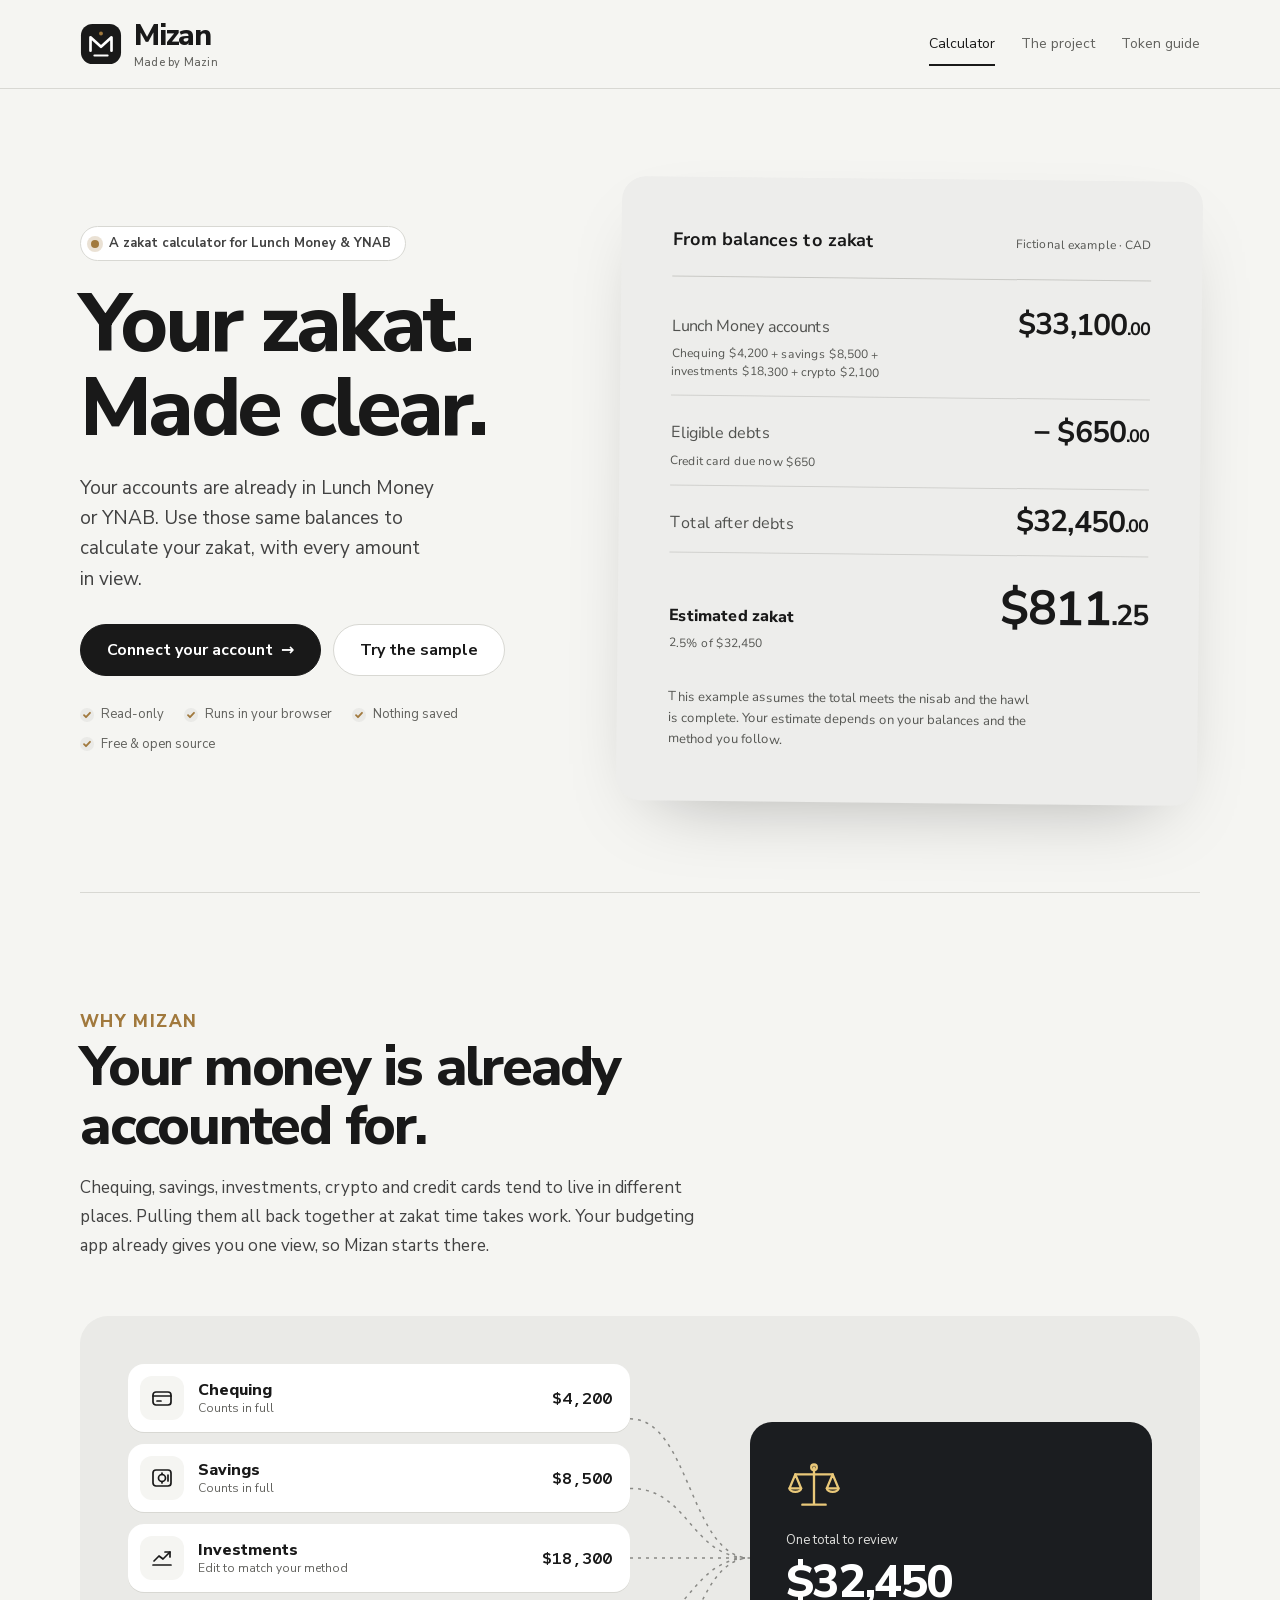
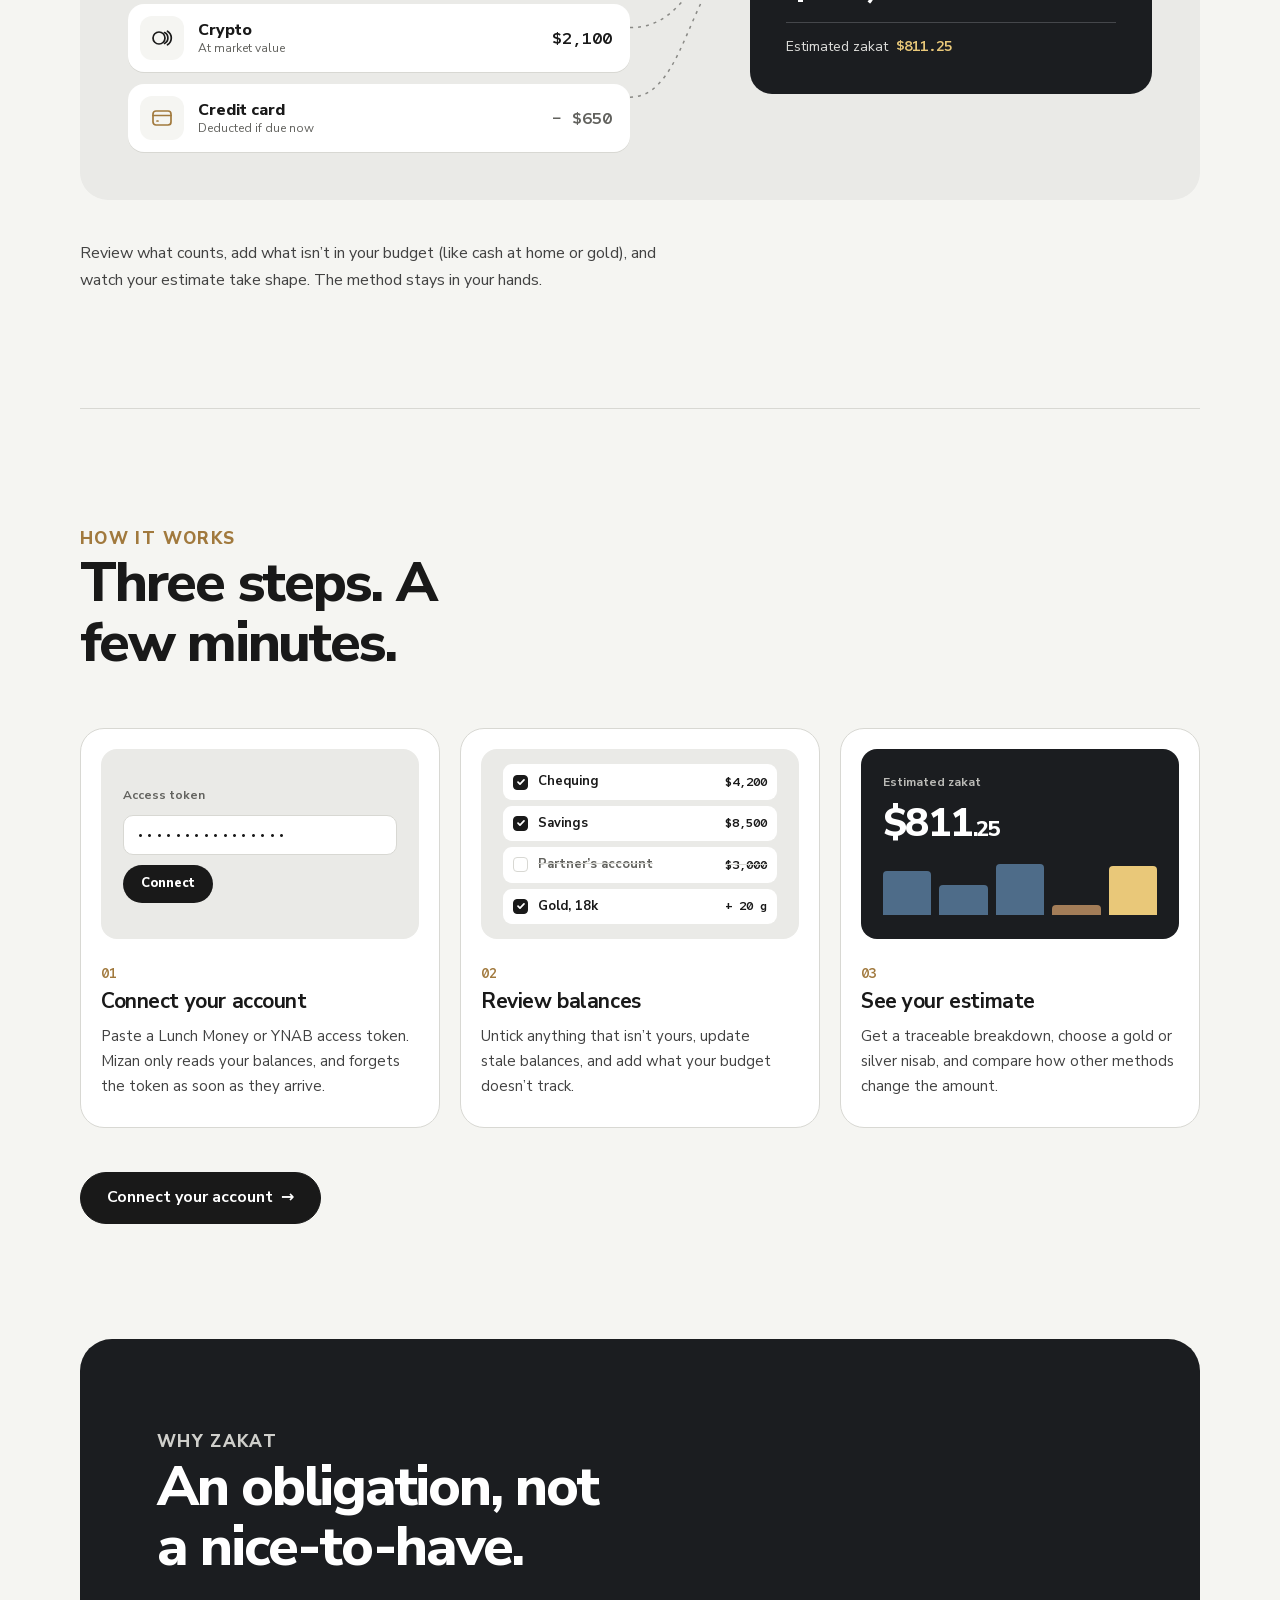
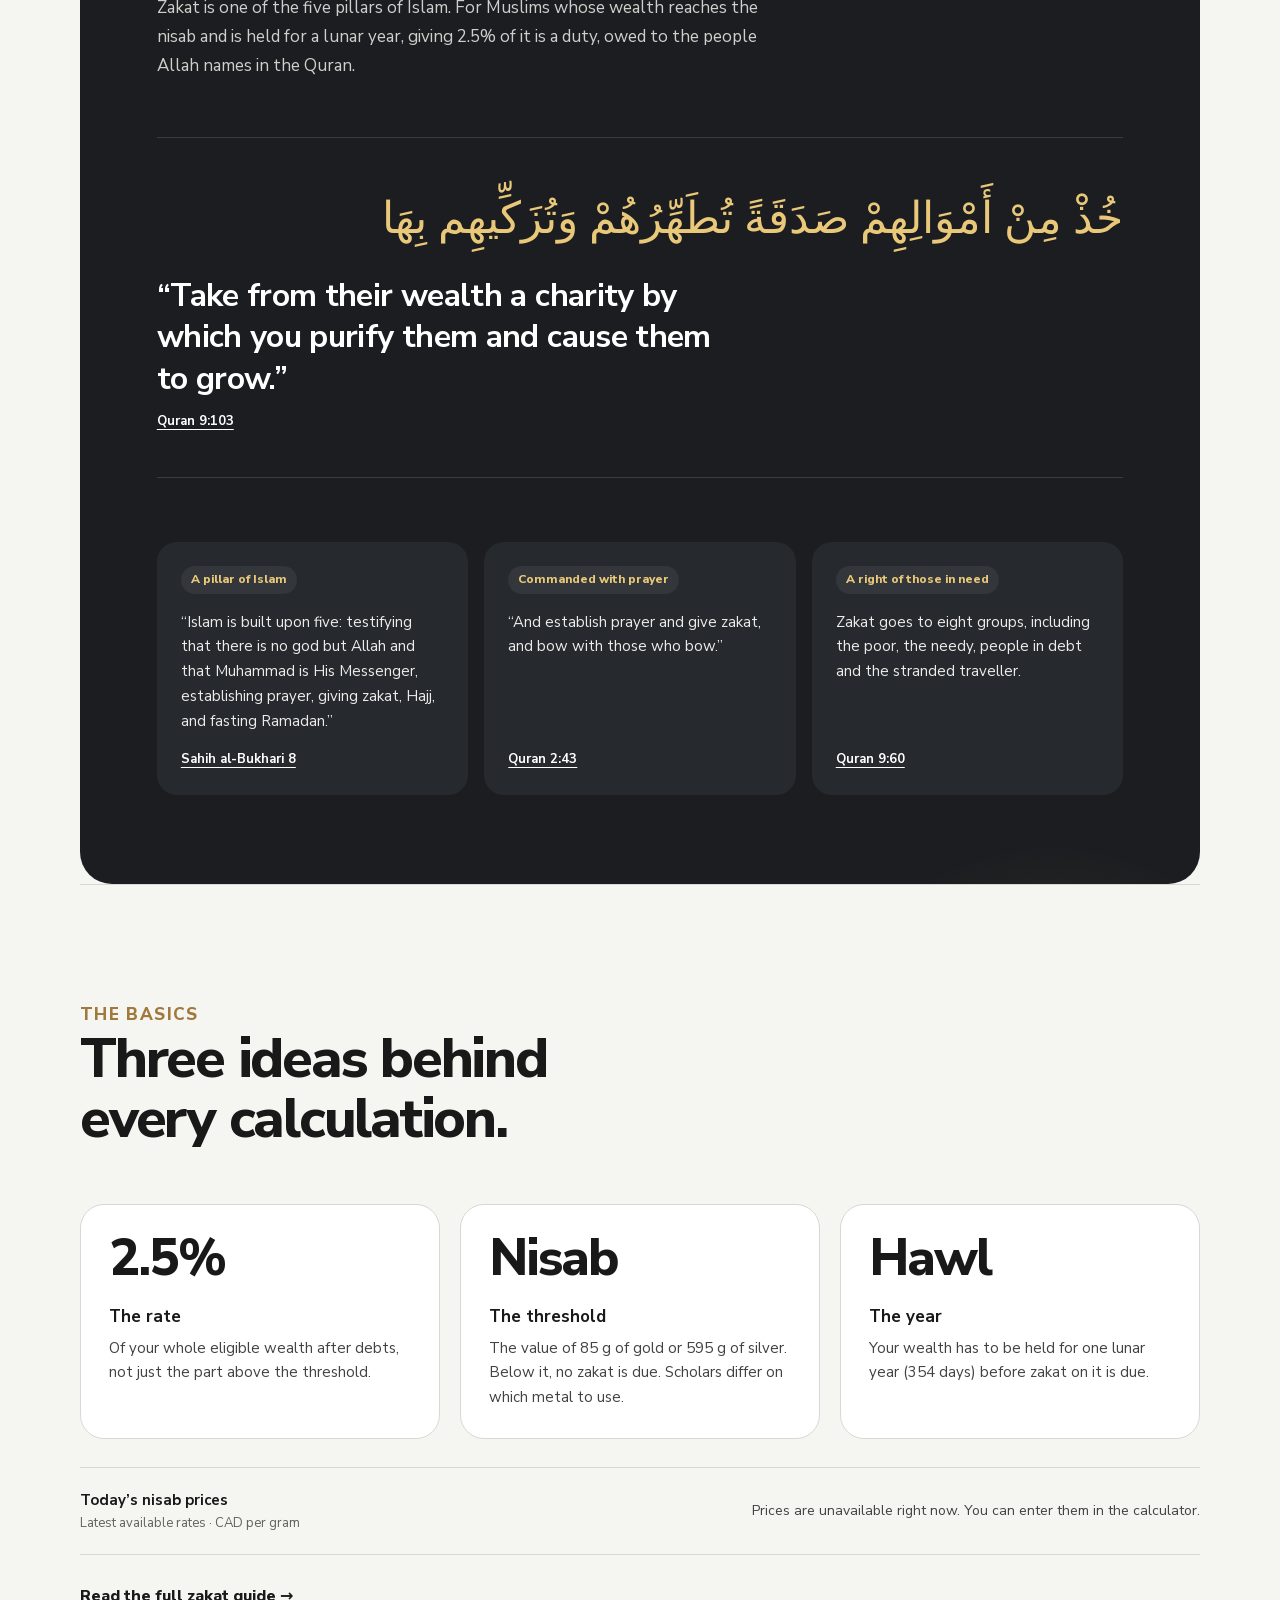
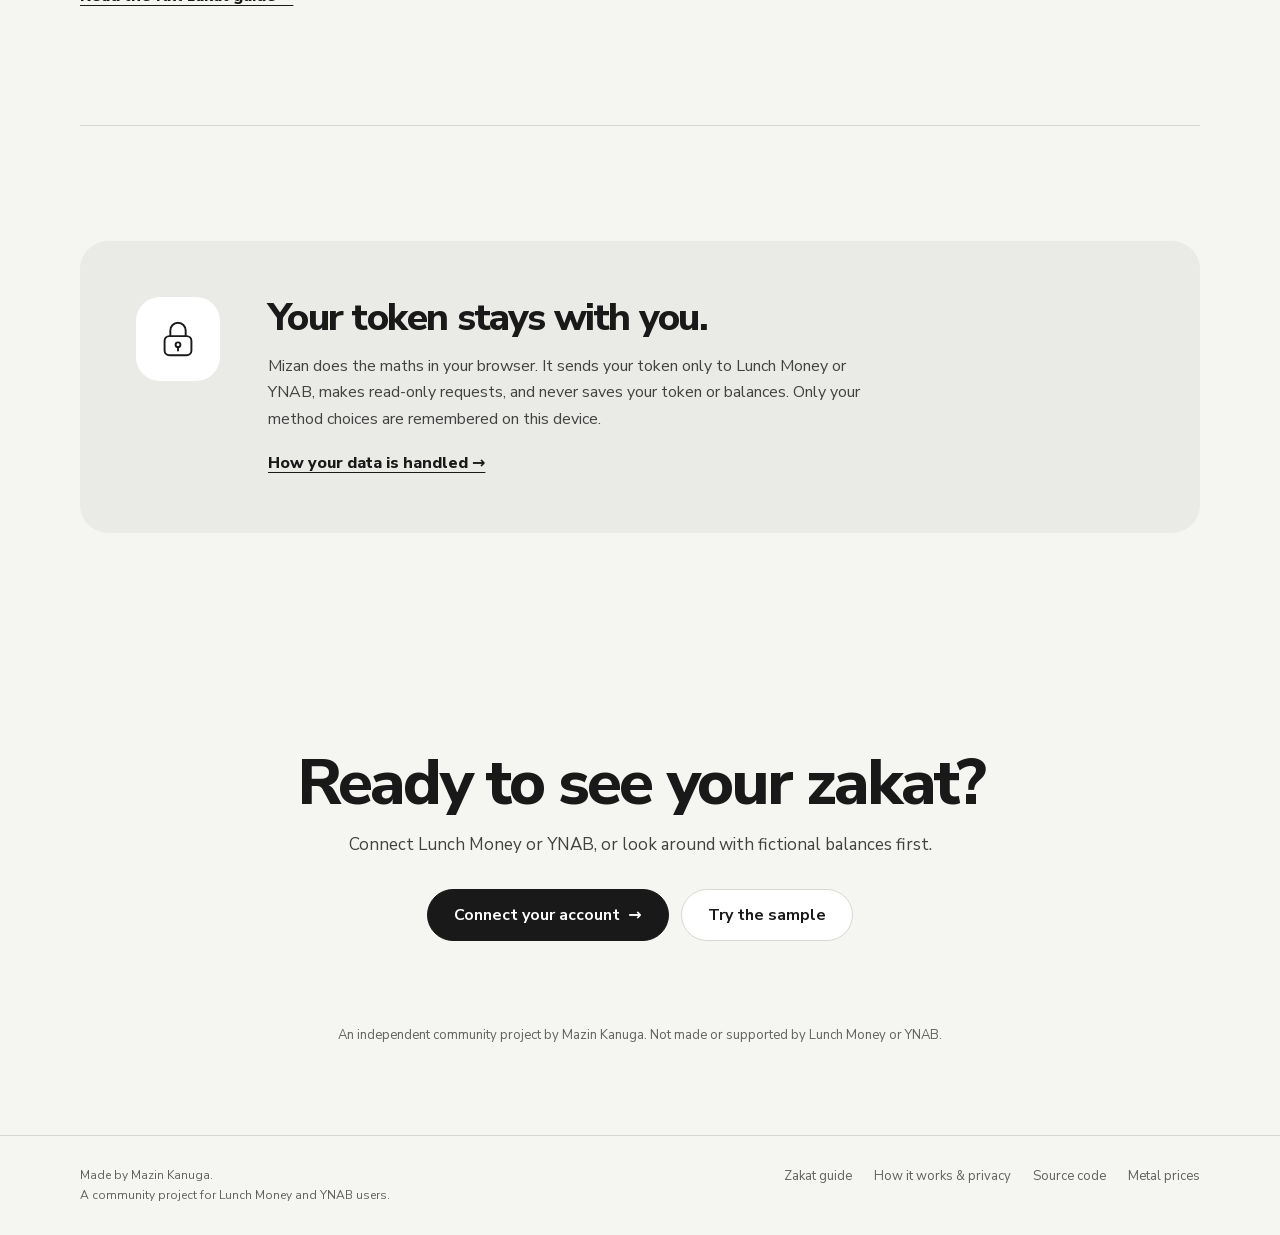
<file: index.html>
<!doctype html>
<html lang="en">
<head>
<meta charset="utf-8">
<meta name="viewport" content="width=device-width, initial-scale=1">
<!-- The page can connect only to the Lunch Money and YNAB APIs and the gold and silver price API. Fonts come only from this site. -->
<meta http-equiv="Content-Security-Policy" content="default-src 'none'; script-src 'unsafe-inline'; style-src 'self' 'unsafe-inline'; font-src 'self'; connect-src https://api.lunchmoney.dev https://api.ynab.com https://api.gold-api.com; img-src data:; base-uri 'none'; form-action 'none'">
<meta name="referrer" content="no-referrer">
<meta name="author" content="Mazin Kanuga">
<meta name="description" content="Mizan is a zakat calculator for Lunch Money and YNAB users. It reads your balances and gets today's gold and silver prices. Read only. Your token goes only to the Lunch Money or YNAB API.">
<meta name="color-scheme" content="light dark">
<meta name="theme-color" content="#f5f5f2" media="(prefers-color-scheme: light)">
<meta name="theme-color" content="#17191d" media="(prefers-color-scheme: dark)">
<link rel="icon" href="data:image/svg+xml,%3Csvg%20xmlns%3D%22http%3A%2F%2Fwww.w3.org%2F2000%2Fsvg%22%20viewBox%3D%220%200%2044%2044%22%3E%3Crect%20x%3D%221%22%20y%3D%221%22%20width%3D%2242%22%20height%3D%2242%22%20rx%3D%2212%22%20fill%3D%22%23191919%22%2F%3E%3Cpath%20d%3D%22M11%2029V15L22%2025L33%2015V29M15%2034H29%22%20fill%3D%22none%22%20stroke%3D%22%23fff%22%20stroke-width%3D%222.8%22%20stroke-linecap%3D%22round%22%20stroke-linejoin%3D%22round%22%2F%3E%3Ccircle%20cx%3D%2222%22%20cy%3D%2211%22%20r%3D%222%22%20fill%3D%22%23e9c879%22%2F%3E%3C%2Fsvg%3E">
<title>Mizan: zakat calculator for Lunch Money and YNAB</title>
<link rel="stylesheet" href="styles.css">
</head>
<body class="calculator-page">
<a class="skip-link" href="#main">Skip to content</a>
<header class="top"><div class="wrap top-inner">
  <a class="brand" href="./" aria-label="Mizan home">
    <svg class="brand-mark" viewBox="0 0 44 44" aria-hidden="true" focusable="false" fill="none"><rect x="1" y="1" width="42" height="42" rx="12" fill="currentColor"/><path d="M11 29V15L22 25L33 15V29" stroke="var(--on-deep)" stroke-width="2.8" stroke-linecap="round" stroke-linejoin="round"/><path d="M15 34H29" stroke="var(--on-deep)" stroke-width="2" stroke-linecap="round"/><circle cx="22" cy="11" r="2" fill="var(--accent)"/></svg>
    <span class="brand-name">Mizan<span class="brand-sub">Made by Mazin</span></span>
  </a>
  <nav class="nav" aria-label="Main"><a href="index.html" aria-current="page">Calculator</a><a href="about.html">The project</a><a href="token-guide.html">Token guide</a></nav>
</div></header>
<main id="main" class="wrap">
  <section id="home" class="home" aria-labelledby="heroHead">
    <div class="hero">
      <div class="hero-copy">
        <p class="kicker"><span class="kicker-dot" aria-hidden="true"></span>A zakat calculator for Lunch Money &amp; YNAB</p>
        <h1 id="heroHead">Your zakat.<br>Made clear.</h1>
        <p class="hero-lead">Your accounts are already in Lunch Money or YNAB. Use those same balances to calculate your zakat, with every amount in view.</p>
        <div class="hero-actions">
          <a class="button primary cta-connect" href="#connect">Connect your account <span aria-hidden="true">→</span></a>
          <button type="button" id="sampleBtn" class="sample-start">Try the sample</button>
        </div>
        <p id="status" class="hero-status" role="status"></p>
        <ul class="trust-list" aria-label="How Mizan handles your data">
          <li>Read-only</li><li>Runs in your browser</li><li>Nothing saved</li><li>Free &amp; open source</li>
        </ul>
      </div>
      <div class="workspace" aria-label="Example zakat calculation">
        <div class="workspace-main">
          <div class="workspace-heading"><h2>From balances to zakat</h2><span>Fictional example · CAD</span></div>
          <div class="workspace-equation">
            <div class="equation-line"><span>Lunch Money accounts <small>Chequing $4,200 + savings $8,500 + investments $18,300 + crypto $2,100</small></span><strong>$33,100<span>.00</span></strong></div>
            <div class="equation-line"><span>Eligible debts <small>Credit card due now $650</small></span><strong>− $650<span>.00</span></strong></div>
            <div class="equation-line"><span>Total after debts</span><strong>$32,450<span>.00</span></strong></div>
            <div class="equation-line equation-total"><span>Estimated zakat <small>2.5% of $32,450</small></span><strong>$811<span>.25</span></strong></div>
          </div>
          <p class="workspace-note">This example assumes the total meets the nisab and the hawl is complete. Your estimate depends on your balances and the method you follow.</p>
        </div>
      </div>
    </div>

    <section class="home-band accounts-band" aria-labelledby="accountsTitle">
      <div class="band-head">
        <p class="band-kicker">Why Mizan</p>
        <h2 id="accountsTitle">Your money is already accounted for.</h2>
        <p>Chequing, savings, investments, crypto and credit cards tend to live in different places. Pulling them all back together at zakat time takes work. Your budgeting app already gives you one view, so Mizan starts there.</p>
      </div>
      <div class="flow-illo">
        <ul class="account-tiles" aria-label="Example accounts">
          <li><span class="tile-icon" aria-hidden="true"><svg viewBox="0 0 24 24"><rect x="3" y="6" width="18" height="13" rx="3"/><path d="M3 10h18M7 15h4"/></svg></span><span class="tile-name">Chequing<small>Counts in full</small></span><strong>$4,200</strong></li>
          <li><span class="tile-icon" aria-hidden="true"><svg viewBox="0 0 24 24"><rect x="3" y="4" width="18" height="16" rx="3"/><circle cx="12" cy="12" r="3.5"/><path d="M12 8.5V7M12 17v-1.5M18 9v6"/></svg></span><span class="tile-name">Savings<small>Counts in full</small></span><strong>$8,500</strong></li>
          <li><span class="tile-icon" aria-hidden="true"><svg viewBox="0 0 24 24"><path d="M3 19h18"/><path d="M4 15l5-5 4 3 7-7"/><path d="M15 6h5v5"/></svg></span><span class="tile-name">Investments<small>Edit to match your method</small></span><strong>$18,300</strong></li>
          <li><span class="tile-icon" aria-hidden="true"><svg viewBox="0 0 24 24"><circle cx="9" cy="12" r="6"/><path d="M14.5 6.6a6 6 0 0 1 0 10.8"/><path d="M17.5 5.2a8 8 0 0 1 0 13.6"/></svg></span><span class="tile-name">Crypto<small>At market value</small></span><strong>$2,100</strong></li>
          <li class="tile-debt"><span class="tile-icon" aria-hidden="true"><svg viewBox="0 0 24 24"><rect x="3" y="5" width="18" height="14" rx="3"/><path d="M3 9.5h18"/><path d="M8 15h-1"/></svg></span><span class="tile-name">Credit card<small>Deducted if due now</small></span><strong>− $650</strong></li>
        </ul>
        <svg class="flow-lines" viewBox="0 0 120 300" preserveAspectRatio="none" aria-hidden="true" focusable="false"><path d="M0 30C60 30 60 150 120 150M0 90C60 90 60 150 120 150M0 150H120M0 210C60 210 60 150 120 150M0 270C60 270 60 150 120 150"/></svg>
        <div class="flow-result">
          <span class="result-mark" aria-hidden="true"><svg viewBox="0 0 48 48"><path d="M24 8v32M14 40h20M8 14h32"/><circle cx="24" cy="8" r="2.4"/><path d="M8 14l-5 12h10zM40 14l-5 12h10z"/><path d="M3 26a5 3 0 0 0 10 0M35 26a5 3 0 0 0 10 0"/></svg></span>
          <span class="flow-result-label">One total to review</span>
          <strong>$32,450</strong>
          <span class="flow-result-zakat">Estimated zakat <b>$811.25</b></span>
        </div>
      </div>
      <p class="band-foot">Review what counts, add what isn’t in your budget (like cash at home or gold), and watch your estimate take shape. The method stays in your hands.</p>
    </section>

    <section class="home-band steps-band" aria-labelledby="stepsTitle">
      <div class="band-head">
        <p class="band-kicker">How it works</p>
        <h2 id="stepsTitle">Three steps. A few minutes.</h2>
      </div>
      <ol class="step-cards">
        <li>
          <div class="step-illo illo-connect" aria-hidden="true">
            <span class="mini-label">Access token</span>
            <span class="mini-field">••••••••••••••••</span>
            <span class="mini-button">Connect</span>
          </div>
          <span class="step-num">01</span>
          <h3>Connect your account</h3>
          <p>Paste a Lunch Money or YNAB access token. Mizan only reads your balances, and forgets the token as soon as they arrive.</p>
        </li>
        <li>
          <div class="step-illo illo-review" aria-hidden="true">
            <span class="mini-row"><i class="mini-check on"></i>Chequing<b>$4,200</b></span>
            <span class="mini-row"><i class="mini-check on"></i>Savings<b>$8,500</b></span>
            <span class="mini-row off"><i class="mini-check"></i>Partner’s account<b>$3,000</b></span>
            <span class="mini-row"><i class="mini-check on"></i>Gold, 18k<b>+ 20 g</b></span>
          </div>
          <span class="step-num">02</span>
          <h3>Review balances</h3>
          <p>Untick anything that isn’t yours, update stale balances, and add what your budget doesn’t track.</p>
        </li>
        <li>
          <div class="step-illo illo-estimate" aria-hidden="true">
            <span class="mini-label">Estimated zakat</span>
            <span class="mini-due">$811<small>.25</small></span>
            <span class="mini-bars"><i style="height:78%"></i><i style="height:54%"></i><i style="height:92%"></i><i class="neg" style="height:18%"></i><i class="tot" style="height:88%"></i></span>
          </div>
          <span class="step-num">03</span>
          <h3>See your estimate</h3>
          <p>Get a traceable breakdown, choose a gold or silver nisab, and compare how other methods change the amount.</p>
        </li>
      </ol>
      <div class="band-actions"><a class="button primary cta-connect" href="#connect">Connect your account <span aria-hidden="true">→</span></a></div>
    </section>

    <section class="home-band why-band" aria-labelledby="whyTitle">
      <div class="why-inner">
        <div class="band-head">
          <p class="band-kicker">Why zakat</p>
          <h2 id="whyTitle">An obligation, not a nice-to-have.</h2>
          <p>Zakat is one of the five pillars of Islam. For Muslims whose wealth reaches the nisab and is held for a lunar year, giving 2.5% of it is a duty, owed to the people Allah names in the Quran.</p>
        </div>
        <figure class="ayah">
          <p class="ayah-ar" lang="ar" dir="rtl">خُذْ مِنْ أَمْوَالِهِمْ صَدَقَةً تُطَهِّرُهُمْ وَتُزَكِّيهِم بِهَا</p>
          <blockquote><p>“Take from their wealth a charity by which you purify them and cause them to grow.”</p></blockquote>
          <figcaption><a href="https://quran.com/9/103" rel="noreferrer">Quran 9:103</a></figcaption>
        </figure>
        <div class="proof-grid">
          <figure class="proof">
            <span class="proof-tag">A pillar of Islam</span>
            <blockquote><p>“Islam is built upon five: testifying that there is no god but Allah and that Muhammad is His Messenger, establishing prayer, giving zakat, Hajj, and fasting Ramadan.”</p></blockquote>
            <figcaption><a href="https://sunnah.com/bukhari:8" rel="noreferrer">Sahih al-Bukhari 8</a></figcaption>
          </figure>
          <figure class="proof">
            <span class="proof-tag">Commanded with prayer</span>
            <blockquote><p>“And establish prayer and give zakat, and bow with those who bow.”</p></blockquote>
            <figcaption><a href="https://quran.com/2/43" rel="noreferrer">Quran 2:43</a></figcaption>
          </figure>
          <figure class="proof">
            <span class="proof-tag">A right of those in need</span>
            <blockquote><p>Zakat goes to eight groups, including the poor, the needy, people in debt and the stranded traveller.</p></blockquote>
            <figcaption><a href="https://quran.com/9/60" rel="noreferrer">Quran 9:60</a></figcaption>
          </figure>
        </div>
      </div>
    </section>

    <section class="home-band basics-band" aria-labelledby="basicsTitle">
      <div class="band-head">
        <p class="band-kicker">The basics</p>
        <h2 id="basicsTitle">Three ideas behind every calculation.</h2>
      </div>
      <div class="basics-grid">
        <div class="basic"><span class="basic-figure">2.5%</span><h3>The rate</h3><p>Of your whole eligible wealth after debts, not just the part above the threshold.</p></div>
        <div class="basic"><span class="basic-figure">Nisab</span><h3>The threshold</h3><p>The value of 85 g of gold or 595 g of silver. Below it, no zakat is due. Scholars differ on which metal to use.</p></div>
        <div class="basic"><span class="basic-figure">Hawl</span><h3>The year</h3><p>Your wealth has to be held for one lunar year (354 days) before zakat on it is due.</p></div>
      </div>
      <div class="price-preview" aria-live="polite"><div><strong>Today’s nisab prices</strong><span>Latest available rates · CAD per gram</span></div><p id="homeMetalPrices">Loading prices…</p></div>
      <p class="band-link"><a href="zakat-guide.html">Read the full zakat guide <span aria-hidden="true">→</span></a></p>
    </section>

    <section class="home-band privacy-band" aria-labelledby="privacyTitle">
      <div class="privacy-card">
        <span class="privacy-mark" aria-hidden="true"><svg viewBox="0 0 48 48"><rect x="10" y="21" width="28" height="20" rx="5"/><path d="M16 21v-6a8 8 0 0 1 16 0v6"/><circle cx="24" cy="30" r="2.5"/><path d="M24 32.5V36"/></svg></span>
        <div>
          <h2 id="privacyTitle">Your token stays with you.</h2>
          <p>Mizan does the maths in your browser. It sends your token only to Lunch Money or YNAB, makes read-only requests, and never saves your token or balances. Only your method choices are remembered on this device.</p>
          <a href="how-it-works.html">How your data is handled <span aria-hidden="true">→</span></a>
        </div>
      </div>
    </section>

    <section class="final-cta" aria-labelledby="finalTitle">
      <h2 id="finalTitle">Ready to see your zakat?</h2>
      <p>Connect Lunch Money or YNAB, or look around with fictional balances first.</p>
      <div class="hero-actions"><a class="button primary cta-connect" href="#connect">Connect your account <span aria-hidden="true">→</span></a><button type="button" class="sample-start">Try the sample</button></div>
      <p id="finalStatus" class="hero-status" role="status"></p>
    </section>
    <p class="independent-note">An independent community project by Mazin Kanuga. Not made or supported by Lunch Money or YNAB.</p>
  </section>

  <section id="connectView" class="connect-view" aria-labelledby="connectHead" hidden>
    <div class="connected"><a href="./" id="backHome">← Back to home</a></div>
    <nav class="progress" aria-label="Calculation steps"><span class="step-now" aria-current="step">01 Connect your account</span><span class="divider" aria-hidden="true">/</span><span>02 Review balances</span><span class="divider" aria-hidden="true">/</span><span>03 Your estimate</span></nav>
    <div class="view-head"><h1 id="connectHead" tabindex="-1">Connect your budget.</h1><p class="note">An access token lets Mizan read your balances. It takes about a minute to make one.</p></div>
    <div class="connect-layout">
      <div class="connect-panel">
        <fieldset class="service-choice"><legend>Where are your balances?</legend>
          <div class="service-options">
            <label class="service-opt"><input type="radio" name="service" value="lunchmoney" checked><span>Lunch Money</span></label>
            <label class="service-opt"><input type="radio" name="service" value="ynab"><span>YNAB</span></label>
          </div>
        </fieldset>
        <ol class="connect-steps">
          <li><span>1</span><div>
            <div data-service="lunchmoney"><strong>Make a token in Lunch Money</strong><p>Go to Settings → Developers and request a new access token. Name it “Mizan” so it’s easy to revoke later. <a href="token-guide.html" target="_blank" rel="noopener">Step-by-step guide</a></p></div>
            <div data-service="ynab" hidden><strong>Make a token in YNAB</strong><p>In YNAB, open Account Settings → Developer Settings and choose New Token. Enter your password, then copy the token while it’s shown. <a href="https://api.ynab.com/#personal-access-tokens" target="_blank" rel="noopener noreferrer">YNAB’s instructions</a></p></div>
          </div></li>
          <li><span>2</span><div><strong>Paste it here</strong>
            <div class="connect-form"><label for="token"><span data-service="lunchmoney">Lunch Money access token</span><span data-service="ynab" hidden>YNAB personal access token</span></label><input type="password" id="token" autocomplete="off" autocapitalize="off" autocorrect="off" spellcheck="false" data-1p-ignore data-lpignore="true" data-bwignore placeholder="Paste your access token" aria-describedby="tokenNotice"><button type="button" class="primary" id="connectBtn">Connect my accounts</button><p id="connectStatus" role="status"></p></div>
          </div></li>
          <li><span>3</span><div><strong>Revoke it when you’re done</strong>
            <p data-service="lunchmoney">Lunch Money tokens can change data. Mizan never does, but deleting the token afterwards keeps things tidy.</p>
            <p data-service="ynab" hidden>YNAB tokens can change data and don’t expire. Mizan never changes anything, but revoke the token in Developer Settings afterwards.</p>
          </div></li>
        </ol>
      </div>
      <aside class="connect-aside" aria-label="About your data">
        <h2>What happens to your token</h2>
        <ul><li>It goes only to <span data-service="lunchmoney">the Lunch Money API</span><span data-service="ynab" hidden>the YNAB API</span>.</li><li>Mizan only makes read requests.</li><li id="tokenNotice">It’s cleared from the page once your balances arrive, and never saved.</li></ul>
        <a href="how-it-works.html" target="_blank" rel="noopener">How your data is handled</a>
        <div class="aside-sample"><p>Just looking?</p><button type="button" class="sample-start">Use fictional sample balances</button><p id="connectSampleStatus" class="hero-status" role="status"></p></div>
      </aside>
    </div>
  </section>
  <div id="app" class="app" hidden>
    <div class="connected"><span id="sub"></span><button type="button" id="restart">Start again</button></div>
    <nav class="progress" aria-label="Calculation steps"><span>✓ 01 Connected</span><span class="divider" aria-hidden="true">/</span><button type="button" id="reviewStep" aria-controls="reviewView" aria-current="step">02 Review balances</button><span class="divider" aria-hidden="true">/</span><button type="button" id="estimateStep" aria-controls="estimateView">03 Your estimate</button></nav>
    <div class="warn" id="dataWarn" hidden></div>
    <section id="reviewView" class="flow-view" aria-labelledby="reviewHead">
      <div class="view-head"><h1 id="reviewHead" tabindex="-1">Check your balances.</h1><p class="note">These came from <span class="provider-name">Lunch Money</span>. Uncheck anything that doesn't belong in your zakat, and update any balance that's out of date.</p></div>
      <div class="review-layout">
        <div class="review-main">
          <div class="review-warnings"><div class="warn" id="staleWarn" hidden></div></div>
          <section class="section" id="accounts"><p class="source-summary" id="accountSourceSummary"></p><h2>Your accounts <span class="note">· <span class="cur"></span></span></h2>
            <div class="scroll"><table class="list"><thead><tr><th>Include</th><th>Account</th><th class="num">Balance</th></tr></thead><tbody id="accountRows"></tbody></table></div>
          </section>
          <details class="disclosure" id="extraAssets"><summary><span>Add other assets<span class="note">Cash, gold, silver, crypto or money owed to you</span></span></summary>
            <p class="note">Add anything that isn't already in the accounts above.</p>
            <div class="fields">
              <div class="field"><label for="cashHome">Cash at home</label><input type="number" id="cashHome" step="0.01" min="0"></div>
              <div class="field"><label for="crypto">Other crypto, market value</label><input type="number" id="crypto" step="0.01" min="0"></div>
              <div class="field"><label for="owed">Money owed to you that you expect to receive</label><input type="number" id="owed" step="0.01" min="0"></div>
              <div class="field"><label for="otherAssets">Other zakat assets, such as business stock</label><input type="number" id="otherAssets" step="0.01" min="0"></div>
              <div class="field"><label for="goldGrams">Gold that you own (grams)</label><input type="number" id="goldGrams" step="0.01" min="0"></div>
              <div class="field"><label for="goldKarat">Gold purity</label><select id="goldKarat" data-save><option value="24">24 karat</option><option value="22">22 karat</option><option value="21">21 karat</option><option value="18" selected>18 karat</option><option value="14">14 karat</option><option value="10">10 karat</option></select></div>
              <div class="field"><label for="silverGrams">Silver that you own (grams)</label><input type="number" id="silverGrams" step="0.01" min="0"></div>
              <div class="field"><label for="silverPurity">Silver purity</label><select id="silverPurity" data-save><option value="0.999">Fine (999)</option><option value="0.925" selected>Sterling (925)</option><option value="0.8">800</option></select></div>
            </div><p class="inline-note" id="metalValue"></p>
          </details>
          <details class="disclosure" id="debtSettings"><summary><span>Review debts<span class="note" id="debtSummary">Credit cards and other eligible deductions</span></span></summary>
            <p class="note">Credit cards are included by default. Select only the debts your method allows, and edit the deductible amount. Avoid counting the same debt twice.</p>
            <div class="scroll"><table class="list"><thead><tr><th>Include</th><th>Debt</th><th class="num">Amount</th></tr></thead><tbody id="debtRows"></tbody></table></div>
            <p class="note" id="noDebts" hidden>No credit card or loan balances were found.</p>
            <div class="field"><label for="otherDebts">Other debts due now</label><input type="number" id="otherDebts" step="0.01" min="0"></div>
            <p class="inline-note">Mortgage deductions are on the next screen.</p>
          </details>
        </div>
        <aside class="review-aside" aria-label="Before you continue"><h2>A quick check</h2><ol><li>Remove accounts that belong to someone else.</li><li>Check any balance marked &quot;not current&quot;.</li><li>Add missing assets and review debts.</li></ol><button type="button" id="continueEstimate" class="primary">See my estimate</button><p class="inline-note">You can come back and change any amount.</p></aside>
      </div>
    </section>

    <section id="estimateView" class="flow-view" aria-labelledby="estimateHead" hidden>
      <div class="view-head"><h1 id="estimateHead" tabindex="-1">Your zakat estimate.</h1><p class="note">Check the breakdown to see where each amount came from. You can change your method below or go back to edit a balance.</p></div>
      <div class="estimate-layout">
        <aside class="result" aria-labelledby="resultHead"><div class="result-primary"><h2 class="due-label" id="resultHead" tabindex="-1">Estimated zakat</h2><div class="due" id="due" aria-live="polite" aria-atomic="true"></div><p class="estimate-summary" id="estimateSummary"></p></div><div class="result-context"><p id="resultMethod" class="result-method"></p><p class="due-hint">Assumes your hawl is complete. Confirm your method with your scholar.</p><details class="result-breakdown" id="resultBreakdown"><summary>How this is calculated</summary><div class="lines" id="lines"></div></details></div></aside>
        <div class="estimate-main">
          <section class="calculation-card" id="calculation" aria-labelledby="calculationTitle">
            <div class="chart-heading"><h2 id="calculationTitle">How the total adds up.</h2><span class="chart-unit cur"></span></div>
            <p class="note">Your selected accounts, plus anything you add, less eligible debts.</p>
            <div id="calculationChart" class="waterfall-chart"></div>
            <dl id="calculationSteps" class="calculation-steps"></dl>
            <details class="ledger-detail"><summary>See every amount in this total</summary><div class="scroll" tabindex="0" role="region" aria-label="Calculation line items"><table><thead><tr><th>Item</th><th>Source</th><th class="num">Amount</th></tr></thead><tbody id="calculationItems"></tbody><tfoot><tr><th colspan="2" scope="row">Total after debts</th><td class="num" id="ledgerTotal"></td></tr></tfoot></table></div></details>
          </section>
          <details class="disclosure" id="methodSettings" open><summary><span>Your method &amp; prices<span class="note" id="methodSummary"></span></span></summary><div class="method-content">
          <div class="estimate-choice"><fieldset><legend>Your nisab</legend><p class="note">The minimum wealth threshold. Choose the metal your method uses.</p><div class="choice-options"><label class="opt"><input type="radio" name="nisab" value="silver" checked>Silver</label><label class="opt"><input type="radio" name="nisab" value="gold">Gold</label></div></fieldset><p class="inline-note"><a href="zakat-guide.html#which-nisab" target="_blank" rel="noopener">Help choosing a nisab</a></p></div>
          <details class="disclosure" id="mortgageSettings"><summary><span>Mortgage deduction<span class="note" id="mortgageChoice">Not deducted</span></span></summary>
            <p class="note">Scholars differ about mortgage deductions. Use the approach you follow.</p><fieldset><legend class="sr">Mortgage method</legend><div class="stacked-options"><label class="opt"><input type="radio" name="mortgage" value="none" checked>Do not deduct</label><label class="opt"><input type="radio" name="mortgage" value="next">Deduct the next payment</label><label class="opt"><input type="radio" name="mortgage" value="year">Deduct the next 12 months</label></div></fieldset>
            <div class="mortgage-fields fields" id="mortgageFields" hidden><div class="field"><label for="mortgagePayment">Deductible amount per payment</label><input type="number" id="mortgagePayment" step="0.01" min="0"></div><div class="field"><label for="mortgagePerYear">Payments a year</label><input type="number" id="mortgagePerYear" step="1" min="0" value="12"></div><p class="note">Enter only the part your method allows. For example, NZF UK excludes interest. For 12 months, use the average deductible amount per payment.</p></div><p class="inline-note" id="mortgageInfo"></p>
          </details>
          <details class="disclosure" id="priceSettings"><summary><span>Prices &amp; nisab weights<span class="note">Review prices or change the standard weights</span></span></summary>
            <div class="warn" id="priceWarn" hidden></div><p class="note">Prices in <span class="cur"></span> per gram of pure metal.</p>
            <div class="fields"><div class="field"><label for="goldPrice">Gold price per gram</label><input type="number" id="goldPrice" step="0.001" min="0"></div><div class="field"><label for="silverPrice">Silver price per gram</label><input type="number" id="silverPrice" step="0.0001" min="0"></div><div class="field"><label for="silverGramsNisab">Silver nisab (grams)</label><input type="number" id="silverGramsNisab" value="595" step="0.01" min="0" data-save></div><div class="field"><label for="goldGramsNisab">Gold nisab (grams)</label><input type="number" id="goldGramsNisab" value="85" step="0.01" min="0" data-save></div></div><p class="note price-info" id="priceInfo"></p>
          </details>
          </div></details>
          <details class="disclosure" id="comparison"><summary><span>How other methods compare<span class="note">See the amounts for each method</span></span></summary><div id="methodChart" class="method-chart" aria-label="Select a calculation method"></div><details class="ledger-detail"><summary>View the comparison table</summary><div class="scroll" tabindex="0" role="region" aria-label="Method comparison"><table><thead><tr><th>Nisab</th><th>Mortgage</th><th class="num">Threshold</th><th class="num">Net wealth</th><th class="num">Zakat</th></tr></thead><tbody id="methodRows"></tbody></table></div></details></details>
          <div class="view-actions"><button type="button" id="backToReview" class="link-button">Edit my balances</button></div>
        </div>

      </div>
      <section class="history-panel chart-card" id="history" aria-labelledby="historyTitle">
        <div class="chart-heading"><h2 id="historyTitle">Your balances over the past year.</h2><span class="chart-unit"><span class="provider-name">Lunch Money</span> history</span></div>
        <p class="note">Selected <span class="provider-name">Lunch Money</span> accounts and debts only. Added assets, other debts and mortgage deductions are excluded. This history supports your hawl review; it cannot confirm a completed hawl.</p>
        <div class="history-readout"><div><span id="historyDate" class="history-date"></span><strong id="historyAmount"></strong></div><span id="historyState" class="history-state"></span></div>
        <div id="historyChart" class="history-chart"></div>
        <div id="historyTicks" class="history-ticks" aria-hidden="true"></div>
        <label class="sr" for="historyCursor">Explore a month in your balance history</label><input type="range" id="historyCursor" min="0" max="12" step="1" value="12" aria-describedby="historyCursorHelp">
        <p id="historyCursorHelp" class="chart-help">Drag to explore a month, or use the arrow keys. Only adjacent complete totals are connected.</p>
        <div class="chart-legend"><span><i class="complete-dot"></i>Complete total</span><span><i class="partial-dot"></i>Partial subtotal</span><span id="thresholdLegend"></span></div>
        <details class="ledger-detail"><summary>View monthly amounts &amp; coverage</summary><p id="hawlSummary"></p><div class="scroll" tabindex="0" role="region" aria-label="Monthly balance history"><table><thead><tr><th>Month</th><th class="num">Known total</th><th class="barcell"><span class="sr">Compared with the nisab</span></th></tr></thead><tbody id="hawlRows"></tbody></table></div><p class="note">Partial rows are not classified against the nisab. <a href="zakat-guide.html#hawl" target="_blank" rel="noopener">Read about the hawl</a></p></details>
      </section>
      <div class="reset-row"><button type="button" class="link-button small" id="reset">Reset my method choices</button><p class="note">Only your method preferences are saved. Your balances and token are not.</p></div>
    </section>
  </div>
</main>
<footer class="foot"><div class="wrap foot-inner">
  <div><p>Made by Mazin Kanuga.</p><p>A community project for <a href="https://lunchmoney.app" rel="noreferrer">Lunch Money</a> and <a href="https://www.ynab.com" rel="noreferrer">YNAB</a> users.</p></div>
  <nav aria-label="Footer"><a href="zakat-guide.html">Zakat guide</a><a href="how-it-works.html">How it works &amp; privacy</a><a href="https://github.com/TechnoDudeX/lunchmoney-zakat" rel="noreferrer">Source code</a><a href="https://gold-api.com" rel="noreferrer">Metal prices</a></nav>
</div></footer>
<script>(function () {
  "use strict";
  var API = "https://api.lunchmoney.dev/v2";
  var OUNCE_GRAMS = 31.1034768;
  var SAVE_KEY = "lunchmoney-zakat-choices-v1";
  var RETIREMENT = /\b(rrsp|rrif|lira|lif|lrsp|dpsp|prpp|pension|401\s?\(?k\)?|403\s?\(?b\)?|457b?|ira|roth|tsp|sep[- ]?ira|simple[- ]?ira|retire\w*)\b/i;
  var MONTHS = ["Jan", "Feb", "Mar", "Apr", "May", "Jun", "Jul", "Aug", "Sep", "Oct", "Nov", "Dec"];

  var $ = function (id) { return document.getElementById(id); };
  var num = function (el) { var v = parseFloat(el.value); return isFinite(v) ? v : 0; };
  var pos = function (el) { return Math.max(0, num(el)); };  // fields that cannot be less than 0
  var radio = function (name) { return document.querySelector("input[name=" + name + "]:checked").value; };
  var pad = function (n) { return String(n).padStart(2, "0"); };
  var esc = function (s) {
    return String(s).replace(/[&<>"']/g, function (c) {
      return { "&": "&amp;", "<": "&lt;", ">": "&gt;", '"': "&quot;", "'": "&#39;" }[c];
    });
  };
  var fdate = function (iso) {
    if (!iso) return "unknown";
    var p = iso.split("-");
    return (p[2] ? (+p[2]) + " " : "") + MONTHS[+p[1] - 1] + " " + p[0];
  };
  function todayIso() { var t = new Date(); return t.getFullYear() + "-" + pad(t.getMonth() + 1) + "-" + pad(t.getDate()); }
  function lastMonths(n) {
    var t = new Date(), out = [];
    for (var i = n - 1; i >= 0; i--) {
      var d = new Date(t.getFullYear(), t.getMonth() - i, 1);
      out.push(d.getFullYear() + "-" + pad(d.getMonth() + 1));
    }
    return out;
  }

  // ---------------------------------------------------------------------------
  // Reading data. The only request method in this file is GET.
  // ---------------------------------------------------------------------------

  var SERVICES = {
    lunchmoney: { name: "Lunch Money", api: API },
    ynab: { name: "YNAB", api: "https://api.ynab.com/v1" }
  };

  function apiGet(service, token, path) {
    var s = SERVICES[service];
    return fetch(s.api + path, {
      method: "GET", credentials: "omit", cache: "no-store", redirect: "error", referrerPolicy: "no-referrer",
      headers: { "Authorization": "Bearer " + token, "Accept": "application/json" }
    }).then(function (r) {
      if (r.status === 401 || r.status === 403) throw new Error("The token does not work. Copy all of it again, or make a new token.");
      if (r.status === 429) throw new Error(s.name + " received too many requests. Wait a few minutes, then try again.");
      if (!r.ok) throw new Error(s.name + " sent error " + r.status + " for " + path.split("?")[0] + ".");
      return r.json();
    }, function () {
      throw new Error("The page cannot connect to " + s.name + ". Check your internet connection.");
    });
  }
  function lmGet(token, path) { return apiGet("lunchmoney", token, path); }

  function metalPrices(currency) {
    var cur = currency.toUpperCase();
    var one = function (symbol) {
      return fetch("https://api.gold-api.com/price/" + symbol + "/" + encodeURIComponent(cur),
                   { method: "GET", credentials: "omit", cache: "no-store", redirect: "error", referrerPolicy: "no-referrer" })
        .then(function (r) { return r.ok ? r.json() : Promise.reject(r.status); });
    };
    return Promise.all([one("XAU"), one("XAG")]).then(function (p) {
      if (!(p[0].price > 0) || !(p[1].price > 0) || p[0].currency !== cur || p[1].currency !== cur) throw new Error("no price");
      return { gold: p[0].price / OUNCE_GRAMS, silver: p[1].price / OUNCE_GRAMS,
               date: (p[0].updatedAt || todayIso()).slice(0, 10), goldUpdatedAt: p[0].updatedAt || "", silverUpdatedAt: p[1].updatedAt || "", source: "gold-api.com", fallback: false };
    }).catch(function () {
      return { gold: 0, silver: 0, date: "", source: "", fallback: true };
    });
  }

  function renderHomePrices(prices, fetchedAt) {
    var el = $("homeMetalPrices");
    if (prices.fallback) {
      el.textContent = "Prices are unavailable right now. You can enter them in the calculator.";
      return;
    }
    var format = function (value, digits) {
      return new Intl.NumberFormat(undefined, { style: "currency", currency: "CAD", minimumFractionDigits: 2, maximumFractionDigits: digits }).format(value);
    };
    var quoteTime = function (value) {
      var date = value ? new Date(value) : null;
      return date && !isNaN(date.getTime()) ? "updated " + date.toLocaleString() : "quote time unavailable";
    };
    el.textContent = "Gold " + format(prices.gold, 3) + " (" + quoteTime(prices.goldUpdatedAt) + ") · Silver " + format(prices.silver, 4) + " (" + quoteTime(prices.silverUpdatedAt) + ") per gram · Fetched " + fetchedAt.toLocaleString() + " · gold-api.com";
  }

  function loadFromLunchMoney(token) {
    var months = lastMonths(13), warnings = [];
    // The parts that the calculator can work without: show a warning, not an error.
    var optional = function (key, text) {
      return function () { warnings.push(text); var o = {}; o[key] = []; return o; };
    };
    return lmGet(token, "/me").then(function (me) {
      return Promise.all([
        lmGet(token, "/plaid_accounts"),
        lmGet(token, "/manual_accounts"),
        lmGet(token, "/crypto/manual").catch(optional("crypto_manual",
          "The page could not read your manual crypto from Lunch Money. Try again, or add its value under Add other assets on Review balances.")),
        lmGet(token, "/crypto/synced").catch(optional("crypto_synced",
          "The page could not read your synced crypto from Lunch Money. Try again, or add its value under Add other assets on Review balances.")),
        // end_month is last month: the current month can be in the future for the server (time zones),
        // and the hawl uses the amounts on the page for today.
        lmGet(token, "/balance_history?start_month=" + months[0] + "&end_month=" + months[months.length - 2]).catch(
          optional("balance_history", "The page could not read your balance history, so the hawl table is not complete.")),
        metalPrices(me.primary_currency || "usd")
      ]).then(function (r) {
        var data = buildData(me, r[0].plaid_accounts || [], r[1].manual_accounts || [], r[2].crypto_manual || [],
                             r[3].crypto_synced || [], r[4].balance_history || [], r[5], months);
        data.warnings = warnings.concat(data.warnings);
        return data;
      });
    });
  }

  function kindOf(type, subtype, name) {
    var t = (type || "").toLowerCase();
    if (t === "loan" && /mortgage/i.test((subtype || "") + " " + name)) return "mortgage";
    return { cash: "cash", depository: "cash", checking: "cash", savings: "cash", investment: "investment",
             brokerage: "investment", cryptocurrency: "investment", credit: "card", loan: "loan",
             "other liability": "loan", "other asset": "other", "employee compensation": "other" }[t] || "skip";
  }

  function buildData(me, plaid, manual, cryptoManual, cryptoSynced, history, prices, months) {
    var currency = (me.primary_currency || "usd").toLowerCase();
    var hist = {};
    history.forEach(function (s) {
      var src = s.source || {};
      var id = src.plaid_account_id || src.manual_account_id || src.crypto_manual_id || src.crypto_synced_id || src.deleted_account_id;
      // A synced crypto account has 1 source for each coin. A manual crypto entry is 1 coin, and its symbol can be null.
      var key = src.type + ":" + id + (src.type === "crypto_synced" ? ":" + String(src.symbol || "").toLowerCase() : "");
      var byMonth = {};
      (s.balances || []).forEach(function (b) {
        var value = b.to_base == null || b.to_base === "" ? NaN : Number(b.to_base);
        byMonth[b.month] = isFinite(value) ? value : null;
      });
      hist[key] = { source: src, months: byMonth };
    });
    var series = function (key) {
      var h = hist[key];
      return months.map(function (m) { return h && (m in h.months) ? h.months[m] : null; });
    };
    var accounts = [], debts = [], mortgages = [], used = {}, warnings = [];
    var CLOSED_NOTE = "Closed account. It counts only for the months when it was open.";

    function add(o) {
      var h = series(o.key);
      used[o.key] = true;
      if (!o.amount && !o.keep && !h.some(Boolean)) return;
      var kind = kindOf(o.type, o.subtype, o.name);
      var row = { key: o.key, name: o.name, amount: o.amount, status: o.status || "", history: h,
                  updated: (o.updated || "").slice(0, 10), note: o.note || "", include: o.include !== false };
      if (o.currency && o.currency.toLowerCase() !== currency && o.status !== "closed") {
        row.note = ("The account is in " + o.currency.toUpperCase() + ". The amount is at the Lunch Money exchange rate. " + row.note).trim();
      }
      if (o.status === "closed" && (kind === "loan" || kind === "mortgage")) return;  // a closed loan is not due now
      if (kind === "mortgage") { if (o.amount) mortgages.push({ name: o.name, balance: o.amount }); return; }
      if (kind === "skip") return;
      if (kind === "cash" || kind === "investment") {
        // Test the account's own name, not the bank name ("Wealthsimple" must not look like "SIMPLE IRA").
        if (o.status !== "closed" && RETIREMENT.test((o.subtype || "") + " " + (o.ownName || o.name))) {
          row.note = (row.note + " Retirement account. Some scholars delay zakat on this money until you take it out.").trim();
        }
        accounts.push(row);
      } else if (kind === "other") {
        row.include = false;
        row.note = (row.note + " Include it if it is cash, savings, trade goods or investments.").trim();
        accounts.push(row);
      } else {
        row.amount = Math.max(o.amount, 0);  // a card paid in full stays, for its past month-end balances
        if (kind === "card" && o.status === "deactivated") {
          row.include = false;
          row.note = (row.note + " This card is deactivated. Include it only if you still owe this balance.").trim();
        } else if (kind === "loan") {
          row.include = false;
          row.note = (row.note + " Include only the part that is due now.").trim();
        }
        debts.push(row);
      }
    }
    // Plaid and manual accounts always have to_base. For crypto, to_base is null when Lunch Money has no price,
    // and balance is then a number of coins, not money.
    var amountOf = function (a) { return Number(a.to_base != null ? a.to_base : a.balance) || 0; };
    var cryptoValue = function (c) { return c.to_base != null ? Number(c.to_base) || 0 : null; };

    plaid.forEach(function (a) {
      // Closed and inactive accounts count only for the months when they were open.
      var closed = a.status === "inactive" || a.status === "closed";
      var name = a.display_name || ((a.institution_name || "") + " " + a.name).trim();
      add({ key: "plaid:" + a.id, type: a.type, subtype: a.subtype, status: closed ? "closed" : a.status, currency: a.currency,
            name: name + (closed ? " (closed)" : ""), ownName: a.name, amount: closed ? 0 : amountOf(a),
            note: closed ? CLOSED_NOTE : "", updated: a.balance_last_update || a.plaid_last_successful_update });
    });
    manual.forEach(function (a) {
      var closed = a.status === "closed" || !!a.closed_on;
      add({ key: "manual:" + a.id, type: a.type, subtype: a.subtype, status: closed ? "closed" : "manual", currency: a.currency,
            name: (a.display_name || a.name) + (closed ? " (closed)" : ""), ownName: a.name, amount: closed ? 0 : amountOf(a),
            note: closed ? CLOSED_NOTE : "", updated: a.balance_as_of || a.updated_at });
    });
    var cryptoNote = "Crypto that you keep as an investment is usually subject to zakat at its market value.";
    var noPrice = "Lunch Money has no price for this coin. Type its value, and select the box.";
    cryptoManual.forEach(function (c) {
      var value = cryptoValue(c);
      add({ key: "crypto_manual:" + c.id, type: "cryptocurrency", status: "manual", include: value !== null, keep: value === null,
            name: c.display_name || c.name || String(c.symbol || "").toUpperCase(), amount: value || 0,
            updated: c.balance_as_of, note: value === null ? noPrice : cryptoNote });
    });
    cryptoSynced.forEach(function (acc) {
      (acc.balances || []).forEach(function (b) {
        var value = cryptoValue(b);
        add({ key: "crypto_synced:" + acc.id + ":" + String(b.symbol || "").toLowerCase(), type: "cryptocurrency",
              status: acc.status === "active" ? "active" : "relink", include: value !== null, keep: value === null,
              name: ((acc.display_name || acc.provider || "") + " " + (b.display_name || b.name || String(b.symbol || "").toUpperCase())).trim(),
              amount: value || 0, updated: b.balance_as_of, note: value === null ? noPrice : cryptoNote });
      });
    });
    // Deleted accounts: only their past month-end balances, for the hawl. A deleted home, car or loan is not used.
    Object.keys(hist).forEach(function (key) {
      var src = hist[key].source;
      if (used[key] || src.type !== "deleted") return;
      var type = src.account_type || "cash";
      var kind = kindOf(type, src.subtype, src.display_name || src.name || "");
      if (kind === "skip" || kind === "loan" || kind === "mortgage") return;
      add({ key: key, type: type, subtype: src.subtype, status: "closed", amount: 0,
            name: (src.display_name || src.name || "Deleted account") + " (closed)", note: CLOSED_NOTE });
    });

    return { generated: todayIso(), budget: me.budget_name || "", currency: currency, months: months, provider: "Lunch Money",
             accounts: accounts, debts: debts, mortgages: mortgages, prices: prices, sample: false, warnings: warnings };
  }

  // ---------------------------------------------------------------------------
  // YNAB. Its accounts are turned into the same rows as Lunch Money accounts, so the calculator is shared.
  // YNAB amounts are in milliunits (1000 = 1.00), and liabilities are negative.
  // ---------------------------------------------------------------------------

  var YNAB_INVEST = /\b(invest\w*|brokerage|stocks?|shares|etfs?|index|funds?|tfsa|isa|crypto\w*|bitcoin|btc|eth|gold|silver)\b/i;
  var YNAB_LOANS = ["lineOfCredit", "otherLiability", "autoLoan", "studentLoan", "personalLoan", "medicalDebt", "otherDebt"];

  // The Lunch Money type that kindOf understands, for a YNAB account.
  function ynabType(a) {
    var t = a.type;
    if (t === "checking" || t === "savings" || t === "cash") return "cash";
    if (t === "creditCard") return "credit";
    if (t === "mortgage") return "loan";
    if (YNAB_LOANS.indexOf(t) >= 0) return "loan";
    // Tracking accounts: investments are usually named as such; a home or car is not zakat wealth.
    if (t === "otherAsset") return YNAB_INVEST.test(a.name || "") || RETIREMENT.test(a.name || "") ? "investment" : "other asset";
    return "";
  }
  var ynabSign = function (a) { var t = ynabType(a); return t === "credit" || t === "loan" ? -1 : 1; };

  // Month-end balances: today's balance less the transactions dated after each month's end.
  function ynabHistory(accounts, transactions, months) {
    var last = months.length - 1;
    var ends = months.map(function (m) {
      var p = m.split("-");
      return m + "-" + pad(new Date(+p[0], +p[1], 0).getDate());
    });
    var byAccount = {};
    transactions.forEach(function (t) {
      if (t.deleted) return;
      (byAccount[t.account_id] = byAccount[t.account_id] || []).push(t);
    });
    return accounts.map(function (a) {
      var txs = byAccount[a.id] || [], sign = ynabSign(a);
      var first = txs.reduce(function (min, t) { return !min || t.date < min ? t.date : min; }, "");
      var balances = [];
      for (var i = 0; i < last; i++) {
        var after = 0;
        txs.forEach(function (t) { if (t.date > ends[i]) after += t.amount; });
        var value = (a.balance - after) / 1000;
        // Empty before its first transaction in this period: the account was most likely not open yet.
        if (first && ends[i] < first && Math.abs(value) < 0.005) continue;
        balances.push({ month: months[i], to_base: sign * value });
      }
      return { source: { type: "plaid", plaid_account_id: a.id }, balances: balances };
    });
  }

  function ynabData(budget, accounts, transactions, prices, months) {
    var currency = ((budget.currency_format && budget.currency_format.iso_code) || "usd").toLowerCase();
    var live = accounts.filter(function (a) { return !a.deleted; });
    var tracking = {};
    var rows = live.map(function (a) {
      if (a.type === "otherAsset") tracking["plaid:" + a.id] = true;
      return { id: a.id, name: a.name, display_name: a.name, type: ynabType(a), subtype: a.type === "mortgage" ? "mortgage" : "",
               status: a.closed ? "closed" : a.direct_import_in_error ? "error" : "active", currency: currency,
               to_base: ynabSign(a) * (Number(a.balance) || 0) / 1000 };
    });
    var history = transactions ? ynabHistory(live, transactions, months) : [];
    var data = buildData({ budget_name: budget.name, primary_currency: currency }, rows, [], [], [], history, prices, months);
    data.provider = "YNAB";
    data.accounts.forEach(function (row) {
      if (tracking[row.key] && row.status !== "closed") {
        row.note = ("YNAB tracking account. These balances are often updated by hand, so check that it is current. " + row.note).trim();
      }
    });
    return data;
  }

  function loadFromYnab(token) {
    var months = lastMonths(13), warnings = [];
    return apiGet("ynab", token, "/budgets?include_accounts=true").then(function (r) {
      var budgets = ((r.data && r.data.budgets) || []).slice();
      if (!budgets.length) throw new Error("No budgets were found in this YNAB account.");
      // The budget changed most recently is the one in use.
      budgets.sort(function (a, b) { return String(b.last_modified_on || "").localeCompare(String(a.last_modified_on || "")); });
      var budget = budgets[0], id = encodeURIComponent(budget.id);
      if (budgets.length > 1) {
        warnings.push("You have " + budgets.length + " budgets in YNAB. Mizan used “" + budget.name + "”, the one changed most recently.");
      }
      var currency = ((budget.currency_format && budget.currency_format.iso_code) || "usd").toLowerCase();
      var accounts = budget.accounts ? Promise.resolve(budget.accounts)
        : apiGet("ynab", token, "/budgets/" + id + "/accounts").then(function (a) { return (a.data && a.data.accounts) || []; });
      return Promise.all([
        accounts,
        apiGet("ynab", token, "/budgets/" + id + "/transactions?since_date=" + months[0] + "-01").then(
          function (t) { return (t.data && t.data.transactions) || []; },
          function () { warnings.push("The page could not read your YNAB transactions, so the hawl table is not complete."); return null; }),
        metalPrices(currency)
      ]).then(function (res) {
        var data = ynabData(budget, res[0], res[1], res[2], months);
        data.warnings = warnings.concat(data.warnings);
        return data;
      });
    });
  }

  function sampleData() {
    var months = lastMonths(13);
    var grow = function (start, step, today) {
      return months.map(function (m, i) { return i === months.length - 1 ? today : Math.round((start + step * i) * 100) / 100; });
    };
    return metalPrices("cad").then(function (prices) {
      return {
        generated: todayIso(), budget: "Sample budget", currency: "cad", months: months, sample: true, provider: "Lunch Money", prices: prices, warnings: [],
        accounts: [
          { key: "s1", name: "Sample Bank Chequing", amount: 4200, status: "active", updated: todayIso(), note: "", include: true, history: grow(2500, 150, 4200) },
          { key: "s2", name: "Sample Bank Savings", amount: 8500, status: "active", updated: todayIso(), note: "", include: true, history: grow(5000, 300, 8500) },
          { key: "s3", name: "Sample Broker TFSA", amount: 6300, status: "active", updated: todayIso(), note: "", include: true, history: grow(4000, 200, 6300) },
          { key: "s4", name: "Sample Broker RRSP", amount: 12000, status: "relink", updated: lastMonths(1)[0] + "-01", include: true, history: grow(9000, 250, 12000),
            note: "Retirement account. Some scholars delay zakat on this money until you take it out." },
          { key: "s5", name: "Sample Wallet BTC", amount: 2100, status: "manual", updated: todayIso(), include: true, history: grow(1200, 80, 2100),
            note: "Crypto that you keep as an investment is usually subject to zakat at its market value." }
        ],
        debts: [
          { key: "s6", name: "Sample Bank Visa", amount: 650, status: "active", updated: todayIso(), note: "", include: true, history: grow(900, -20, 650) }
        ],
        mortgages: [{ name: "Sample Bank Mortgage", balance: 420000 }]
      };
    });
  }

  // ---------------------------------------------------------------------------
  // The calculator
  // ---------------------------------------------------------------------------

  var D, money, price, accountRows, debtRows;
  var METAL = { silver: "Silver", gold: "Gold" };
  var MORTGAGE = { none: "Not deducted", next: "Next payment", year: "Next 12 months" };

  function setView(view) {
    var reviewing = view === "review";
    $("reviewView").hidden = !reviewing;
    $("estimateView").hidden = reviewing;
    $("reviewStep").toggleAttribute("aria-current", reviewing);
    $("estimateStep").toggleAttribute("aria-current", !reviewing);
    (reviewing ? $("reviewStep") : $("estimateStep")).setAttribute("aria-current", "step");
    (reviewing ? $("reviewHead") : $("estimateHead")).focus({ preventScroll: true });
    window.scrollTo(0, 0);
  }

  function show(data) {
    D = data;
    var cur = D.currency.toUpperCase();
    money = new Intl.NumberFormat(undefined, { style: "currency", currency: cur });
    price = new Intl.NumberFormat(undefined, { style: "currency", currency: cur, maximumFractionDigits: 3 });
    document.querySelectorAll(".cur").forEach(function (el) { el.textContent = cur; });
    document.querySelectorAll(".provider-name").forEach(function (el) { el.textContent = D.provider || "Lunch Money"; });

    $("sub").textContent = D.sample ? "Sample accounts · " + cur + " · Fictional balances" : D.budget + " · " + cur + " · " + fdate(D.generated);
    $("priceInfo").textContent = D.prices.fallback ? "You can enter prices manually." : "Prices from " + D.prices.source + " · " + fdate(D.prices.date) + ". You can edit these values.";
    $("priceWarn").hidden = !D.prices.fallback;
    $("priceWarn").textContent = "We couldn't load gold and silver prices in " + cur + ". Enter today's prices here to complete your estimate.";
    $("goldPrice").value = D.prices.gold ? D.prices.gold.toFixed(3) : "";
    $("silverPrice").value = D.prices.silver ? D.prices.silver.toFixed(4) : "";

    accountRows = buildRows(D.accounts, "accountRows");
    debtRows = buildRows(D.debts, "debtRows");
    $("noDebts").hidden = D.debts.length > 0;
    $("mortgageInfo").textContent = D.mortgages.length ? "A mortgage was found in " + D.provider + ". Enter only the amount you can deduct; the full balance is not deducted automatically." : "";
    var stale = accountRows.concat(debtRows).filter(function (r) { return r.stale && r.data.include && r.data.amount; })
      .map(function (r) { return r.data.name; });
    $("staleWarn").hidden = !stale.length;
    $("staleWarn").textContent = stale.length + (stale.length === 1 ? " balance may be" : " balances may be") + " out of date. Check the rows marked ‘not current’ against your bank before continuing.";
    $("debtSettings").open = debtRows.some(function (r) { return r.stale && r.cb.checked && num(r.input); });
    $("dataWarn").hidden = !(D.warnings && D.warnings.length);
    $("dataWarn").textContent = (D.warnings || []).join(" ");

    $("home").hidden = true;
    $("connectView").hidden = true;
    $("app").hidden = false;
    load();
    render();
    setView("review");
  }

  function buildRows(list, tbodyId) {
    var tbody = $(tbodyId), rows = [];
    tbody.innerHTML = "";
    list.forEach(function (a) {
      var tr = document.createElement("tr");
      var old = a.updated ? (new Date(D.generated) - new Date(a.updated)) / 86400000 > 3 : false;
      var stale = old || ["relink", "error", "revoked", "not found"].indexOf(a.status) >= 0;
      tr.innerHTML =
        '<td><label class="include-target"><input type="checkbox" aria-label="Include ' + esc(a.name) + '"' + (a.include ? " checked" : "") + '></label></td>' +
        '<td><span class="name">' + esc(a.name) + "</span>" +
        '<div class="note"><span class="source-state">' + (D.sample ? "Sample balance" : D.provider) + '</span></div>' +
        (a.status === "closed" ? "" : a.updated || D.provider !== "YNAB" ? '<div class="note">Balance from ' + esc(fdate(a.updated)) +
          (stale ? ' <span class="badge">not current</span>' : "") + "</div>"
          // YNAB balances have no date: the only warning is a bank import error.
          : stale ? '<div class="note">Bank import error in YNAB <span class="badge">not current</span></div>' : "") +
        (a.note ? '<div class="note">' + esc(a.note) + "</div>" : "") + "</td>" +
        '<td class="num"><input type="number" step="0.01" aria-label="Amount for ' + esc(a.name) + '"></td>';
      var cb = tr.querySelector("input[type=checkbox]"), input = tr.querySelector("input[type=number]");
      input.value = Number(a.amount).toFixed(2);
      tbody.appendChild(tr);
      rows.push({ data: a, cb: cb, input: input, tr: tr, stale: stale, source: tr.querySelector(".source-state") });
    });
    return rows;
  }

  // Only the choices are saved. Amounts and the token are never saved.
  function load() {
    try {
      var s = JSON.parse(localStorage.getItem(SAVE_KEY) || "{}");
      document.querySelectorAll("[data-save]").forEach(function (el) {
        if (s[el.id] == null) return;
        if (el.tagName === "SELECT" ? el.querySelector('option[value="' + s[el.id] + '"]') : parseFloat(s[el.id]) > 0) el.value = s[el.id];
      });
      ["nisab", "mortgage"].forEach(function (n) {
        var el = s[n] && document.querySelector('input[name=' + n + '][value="' + s[n] + '"]');
        if (el) el.checked = true;
      });
    } catch (e) { /* storage is not available: use the defaults */ }
  }
  function save() {
    try {
      var s = { nisab: radio("nisab"), mortgage: radio("mortgage") };
      document.querySelectorAll("[data-save]").forEach(function (el) { s[el.id] = el.value; });
      localStorage.setItem(SAVE_KEY, JSON.stringify(s));
    } catch (e) { /* storage is not available */ }
  }

  function totals(metal, mortgageMode) {
    var gold = pos($("goldPrice")), silver = pos($("silverPrice"));
    var assets = 0, debts = 0;
    accountRows.forEach(function (r) { if (r.cb.checked) assets += num(r.input); });  // an overdraft can be < 0
    var goldValue = pos($("goldGrams")) * (num($("goldKarat")) / 24) * gold;
    var silverValue = pos($("silverGrams")) * num($("silverPurity")) * silver;
    assets += pos($("cashHome")) + pos($("crypto")) + pos($("owed")) + pos($("otherAssets")) + goldValue + silverValue;
    debtRows.forEach(function (r) { if (r.cb.checked) debts += pos(r.input); });
    debts += pos($("otherDebts"));
    var pay = pos($("mortgagePayment"));
    var mortgage = mortgageMode === "next" ? pay : mortgageMode === "year" ? pay * pos($("mortgagePerYear")) : 0;
    var net = assets - debts - mortgage;
    var grams = pos($(metal + "GramsNisab"));
    var unit = metal === "gold" ? gold : silver;
    var nisab = grams * unit;
    var missing = [];
    if (!(unit > 0)) missing.push(metal + " price");
    if (!(grams > 0)) missing.push(metal + " nisab weight");
    if (pos($("goldGrams")) > 0 && !(gold > 0) && metal !== "gold") missing.push("gold price");
    if (pos($("silverGrams")) > 0 && !(silver > 0) && metal !== "silver") missing.push("silver price");
    var ready = missing.length === 0;
    var due = ready ? (net > 0 && net >= nisab ? net * 0.025 : 0) : null;
    return { assets: assets, debts: debts, mortgage: mortgage, net: net, nisab: nisab, due: due, ready: ready,
             nisabReady: unit > 0 && grams > 0, missing: missing,
             assetsReady: !(pos($("goldGrams")) > 0 && !(gold > 0)) && !(pos($("silverGrams")) > 0 && !(silver > 0)),
             grams: grams, unit: unit, goldValue: goldValue, silverValue: silverValue };
  }

  // The months when each row was open: from its first month-end balance, and for a closed
  // account up to its last one. A row with no history was opened this month, unless no row
  // has history (then the history did not load). Other gaps stay unknown, never an assumed zero.
  function openSpans(rows, last) {
    var known = function (r) {
      var first = -1, end = -1;
      for (var i = 0; i < last; i++) if (r.data.history[i] != null) { if (first < 0) first = i; end = i; }
      return { first: first, end: end };
    };
    var spans = rows.map(known);
    var anyHistory = spans.some(function (s) { return s.first >= 0; });
    return spans.map(function (s, n) {
      var closed = rows[n].data.status === "closed";
      if (s.first < 0) return anyHistory || closed ? { from: last, to: last } : { from: 0, to: last };
      return { from: s.first, to: closed ? s.end : last };
    });
  }

  function hawlMonths(monthKeys, accounts, debts, nisab, ready) {
    var last = monthKeys.length - 1;
    var spans = openSpans(accounts.concat(debts), last);
    return monthKeys.map(function (m, i) {
      var total = 0, has = i === last, missing = 0;
      function add(rows, sign, offset) {
        rows.forEach(function (r, n) {
          if (!r.cb.checked) return;
          var span = spans[offset + n];
          if (i === last) total += sign * (sign === 1 ? num(r.input) : pos(r.input));
          else if (i < span.from || i > span.to) return;  // not open in this month
          else if (r.data.history[i] != null) {
            has = true;
            total += sign * (sign === 1 ? r.data.history[i] : Math.max(0, r.data.history[i]));
          } else missing++;
        });
      }
      add(accounts, 1, 0);
      add(debts, -1, accounts.length);
      var complete = has && missing === 0;
      return { month: m, total: total, has: has, missing: missing, complete: complete,
               above: complete && ready ? total >= nisab : null };
    });
  }

  // The graphs use the same numbers as the calculator. Unknown history stays unknown.
  var historySelection = null, historyModel = null;

  function waterfallModel(accountTotal, assetTotal, deductions) {
    var added = assetTotal - accountTotal;
    if (Math.abs(added) < 0.00000001) added = 0;
    var net = assetTotal - deductions;
    return [
      { key: "accounts", label: "Accounts", start: 0, end: accountTotal, amount: accountTotal },
      { key: "additions", label: "Added here", start: accountTotal, end: assetTotal, amount: added },
      { key: "deductions", label: "Deductions", start: assetTotal, end: net, amount: deductions ? -deductions : 0 },
      { key: "net", label: "After debts", start: 0, end: net, amount: net }
    ];
  }

  function graphExtent(values) {
    var min = Math.min.apply(null, values.concat([0]));
    var max = Math.max.apply(null, values.concat([0]));
    var span = max - min || 1;
    return { min: min < 0 ? min - span * 0.08 : 0, max: max + span * 0.12 };
  }

  function historyPlot(months, nisab, ready) {
    var values = months.filter(function (m) { return m.has; }).map(function (m) { return m.total; });
    if (ready) values.push(nisab);
    var extent = graphExtent(values);
    var y = function (value) { return 18 + (extent.max - value) / (extent.max - extent.min) * 198; };
    var points = months.map(function (m, i) {
      return { month: m.month, total: m.total, has: m.has, complete: m.complete, missing: m.missing,
        x: months.length > 1 ? 20 + i / (months.length - 1) * 680 : 360, y: m.has ? y(m.total) : null };
    });
    var segments = [], run = [];
    function finish() { if (run.length > 1) segments.push(run); run = []; }
    points.forEach(function (p) { if (p.has && p.complete) run.push(p); else finish(); });
    finish();
    return { points: points, segments: segments, zeroY: y(0), thresholdY: ready ? y(nisab) : null, extent: extent };
  }

  function isAdjusted(row) {
    return num(row.input) !== Number(Number(row.data.amount).toFixed(2));
  }

  function sourceOf(row) {
    return isAdjusted(row) ? "Adjusted here" : D.sample ? "Sample balance" : D.provider || "Lunch Money";
  }

  function calculationItems(t) {
    var items = [];
    accountRows.forEach(function (r) {
      if (r.cb.checked) items.push({ name: r.data.name || "Account", source: sourceOf(r), amount: num(r.input) });
    });
    [["cashHome", "Cash at home"], ["crypto", "Other crypto"], ["owed", "Money owed to you"], ["otherAssets", "Other assets"]].forEach(function (pair) {
      var value = pos($(pair[0]));
      if (value) items.push({ name: pair[1], source: "Added here", amount: value });
    });
    if (pos($("goldGrams"))) items.push({ name: "Gold (" + pos($("goldGrams")) + " g, " + num($("goldKarat")) + " karat)", source: "Added here", amount: pos($("goldPrice")) ? t.goldValue : null });
    if (pos($("silverGrams"))) items.push({ name: "Silver (" + pos($("silverGrams")) + " g)", source: "Added here", amount: pos($("silverPrice")) ? t.silverValue : null });
    debtRows.forEach(function (r) {
      if (r.cb.checked) items.push({ name: r.data.name || "Debt", source: sourceOf(r), amount: pos(r.input) ? -pos(r.input) : 0 });
    });
    if (pos($("otherDebts"))) items.push({ name: "Other debts due now", source: "Added here", amount: -pos($("otherDebts")) });
    if (t.mortgage) items.push({ name: "Mortgage: " + MORTGAGE[radio("mortgage")].toLowerCase(), source: "Your method", amount: -t.mortgage });
    return items;
  }

  function renderCalculation(t) {
    var selected = accountRows.filter(function (r) { return r.cb.checked; });
    var accountTotal = selected.reduce(function (sum, r) { return sum + num(r.input); }, 0);
    var adjusted = selected.filter(isAdjusted).length;
    $("accountSourceSummary").textContent = selected.length + " accounts included · " + adjusted + " adjusted here";
    accountRows.concat(debtRows).forEach(function (r) {
      if (!r.source) return;
      r.source.textContent = sourceOf(r);
      r.source.classList.toggle("adjusted", isAdjusted(r));
    });
    $("ledgerTotal").textContent = t.assetsReady ? money.format(t.net) : "Incomplete";
    $("calculationItems").innerHTML = calculationItems(t).map(function (item) {
      var local = item.source === "Added here" || item.source === "Adjusted here" || item.source === "Your method";
      return '<tr><td>' + esc(item.name) + '</td><td><span class="source-tag ' + (local ? "local" : "imported") + '">' + esc(item.source) + '</span></td><td class="num">' + (item.amount == null ? "Price needed" : esc(money.format(item.amount))) + '</td></tr>';
    }).join("");
    if (!t.assetsReady) {
      $("calculationChart").innerHTML = '<p class="chart-empty">Add the missing metal prices under Your method &amp; prices to complete this breakdown.</p>';
      $("calculationSteps").innerHTML = "";
      return;
    }
    var steps = waterfallModel(accountTotal, t.assets, t.debts + t.mortgage);
    var extent = graphExtent(steps.reduce(function (all, step) { return all.concat([step.start, step.end]); }, []));
    var y = function (value) { return 16 + (extent.max - value) / (extent.max - extent.min) * 190; };
    var svg = '<svg viewBox="0 0 720 230" role="img" aria-labelledby="calculationSvgTitle calculationSvgDesc"><title id="calculationSvgTitle">From your accounts to your net wealth</title><desc id="calculationSvgDesc">' + esc(steps.map(function (s) { return s.label + ": " + money.format(s.amount); }).join(". ")) + '</desc>';
    [0, 0.5, 1].forEach(function (fraction) {
      var at = 16 + fraction * 190;
      svg += '<line class="chart-grid" x1="16" x2="704" y1="' + at + '" y2="' + at + '"/>';
    });
    svg += '<line class="chart-zero" x1="16" x2="704" y1="' + y(0).toFixed(2) + '" y2="' + y(0).toFixed(2) + '"/>';
    steps.forEach(function (step, i) {
      var x = 48 + i * 170, top = Math.min(y(step.start), y(step.end));
      var height = Math.max(2, Math.abs(y(step.start) - y(step.end)));
      svg += '<rect class="waterfall-bar ' + step.key + '" x="' + x + '" y="' + top.toFixed(2) + '" width="104" height="' + height.toFixed(2) + '" rx="3"/>';
      if (i < steps.length - 1) svg += '<path class="chart-connector" d="M' + (x + 104) + ' ' + y(step.end).toFixed(2) + 'H' + (x + 170) + '"/>';
    });
    $("calculationChart").innerHTML = svg + '</svg>';
    $("calculationSteps").innerHTML = steps.map(function (step) { return '<div class="' + step.key + '"><dt>' + step.label + '</dt><dd>' + esc(money.format(step.amount)) + '</dd></div>'; }).join("");
  }

  function methodChartMarkup(methods) {
    var max = Math.max.apply(null, methods.map(function (m) { return m.ready ? m.due : 0; }).concat([1]));
    return methods.map(function (method) {
      var label = METAL[method.metal] + " · " + MORTGAGE[method.mode];
      var amount = method.ready ? money.format(method.due) : "Incomplete";
      var width = method.ready ? method.due / max * 100 : 0;
      return '<button type="button" class="method-bar" data-metal="' + method.metal + '" data-mortgage="' + method.mode + '" aria-pressed="' + method.selected + '" aria-label="' + esc("Use " + label + ": " + amount) + '"><span class="method-bar-heading"><span class="method-bar-label">' + label + '</span><span class="method-bar-value">' + esc(amount) + '</span></span><span class="method-bar-track" aria-hidden="true"><span class="method-bar-fill" style="--bar-size:' + width.toFixed(3) + '%"></span></span>' + (method.ready && method.due === 0 ? '<span class="method-bar-zero">Below this method\'s nisab, or no positive net wealth</span>' : "") + '</button>';
    }).join("");
  }

  function updateHistorySelection() {
    if (!historyModel || !historyModel.points.length) return;
    var i = Math.max(0, Math.min(historyModel.points.length - 1, historySelection));
    var point = historyModel.points[i];
    $("historyDate").textContent = fdate(point.month) + (i === historyModel.points.length - 1 ? " · Today" : "");
    $("historyAmount").textContent = point.has ? money.format(point.total) : "No data";
    $("historyState").textContent = !point.has ? "No selected balances available" : point.complete ? "All selected balances available" : "Partial subtotal · " + point.missing + (point.missing === 1 ? " balance missing" : " balances missing");
    $("historyState").classList.toggle("partial", point.has && !point.complete);
    $("historyCursor").setAttribute("aria-valuetext", $("historyDate").textContent + ": " + $("historyAmount").textContent + ". " + $("historyState").textContent);
    $("historySelection").setAttribute("x1", point.x.toFixed(2));
    $("historySelection").setAttribute("x2", point.x.toFixed(2));
    document.querySelectorAll("#historyChart [data-month]").forEach(function (circle) { circle.classList.toggle("selected", Number(circle.getAttribute("data-month")) === i); });
  }

  function renderHistory(months, nisab, ready) {
    historyModel = historyPlot(months, nisab, ready);
    if (!months.length) {
      historySelection = null;
      $("historyChart").innerHTML = '<p class="chart-empty">No balance history is available.</p>';
      $("historyTicks").innerHTML = "";
      $("historyDate").textContent = "";
      $("historyAmount").textContent = "No data";
      $("historyState").textContent = "No balance history available";
      $("historyCursor").disabled = true;
      $("thresholdLegend").textContent = "";
      return;
    }
    $("historyCursor").disabled = false;
    if (historySelection == null) historySelection = months.length - 1;
    historySelection = Math.min(historySelection, months.length - 1);
    var svg = '<svg viewBox="0 0 720 240" role="img" aria-labelledby="historySvgTitle historySvgDesc"><title id="historySvgTitle">Your selected ' + esc(D.provider || "Lunch Money") + ' balances over time</title><desc id="historySvgDesc">Complete totals are connected only across adjacent complete months. Hollow markers show partial subtotals. Missing months have no marker. Use the slider or data table for exact amounts.</desc>';
    [18, 84, 150, 216].forEach(function (at) { svg += '<line class="chart-grid" x1="20" x2="700" y1="' + at + '" y2="' + at + '"/>'; });
    svg += '<line class="chart-zero" x1="20" x2="700" y1="' + historyModel.zeroY.toFixed(2) + '" y2="' + historyModel.zeroY.toFixed(2) + '"/>';
    if (ready) svg += '<line class="chart-threshold" x1="20" x2="700" y1="' + historyModel.thresholdY.toFixed(2) + '" y2="' + historyModel.thresholdY.toFixed(2) + '"/>';
    historyModel.segments.forEach(function (segment) {
      var path = segment.map(function (p, i) { return (i ? "L" : "M") + p.x.toFixed(2) + " " + p.y.toFixed(2); }).join(" ");
      var area = path + "L" + segment[segment.length - 1].x.toFixed(2) + " " + historyModel.zeroY.toFixed(2) + "L" + segment[0].x.toFixed(2) + " " + historyModel.zeroY.toFixed(2) + "Z";
      svg += '<path class="chart-area" d="' + area + '"/><path class="chart-trend" pathLength="1" d="' + path + '"/>';
    });
    svg += '<line id="historySelection" class="chart-selection" x1="0" x2="0" y1="12" y2="222"/>';
    historyModel.points.forEach(function (p, i) {
      if (p.has) svg += '<circle class="chart-point' + (p.complete ? "" : " partial") + '" data-month="' + i + '" cx="' + p.x.toFixed(2) + '" cy="' + p.y.toFixed(2) + '" r="4.5"/>';
    });
    $("historyChart").innerHTML = svg + '</svg>';
    $("historyCursor").max = String(months.length - 1);
    $("historyCursor").value = String(historySelection);
    $("historyTicks").innerHTML = [0, Math.floor((months.length - 1) / 2), months.length - 1].map(function (i) { return '<span>' + esc(fdate(months[i].month)) + '</span>'; }).join("");
    $("thresholdLegend").textContent = ready ? "Today's nisab: " + money.format(nisab) : "Nisab unavailable until a price and weight are entered";
    updateHistorySelection();
  }

  function render() {
    var metal = radio("nisab"), mode = radio("mortgage"), t = totals(metal, mode);
    $("mortgageChoice").textContent = MORTGAGE[mode];
    $("methodSummary").textContent = METAL[metal] + " nisab · " + (mode === "none" ? "no mortgage deduction" : "mortgage: " + MORTGAGE[mode].toLowerCase());
    $("resultMethod").textContent = METAL[metal] + " nisab · " + (mode === "none" ? "no mortgage deduction" : "mortgage: " + MORTGAGE[mode].toLowerCase());
    $("debtSummary").textContent = t.debts ? money.format(t.debts) + " in selected deductions" : "No debt deductions selected";
    $("mortgageFields").hidden = mode === "none";
    if (!t.ready) { $("methodSettings").open = true; $("priceSettings").open = true; }
    accountRows.concat(debtRows).forEach(function (r) { r.tr.classList.toggle("off", !r.cb.checked); });

    $("due").textContent = t.ready ? money.format(t.due) : "Incomplete";
    $("due").classList.toggle("zero", t.due === 0);
    $("due").classList.toggle("incomplete", !t.ready);
    $("estimateSummary").textContent = t.ready ? "Based on " + money.format(t.net) + " after eligible debts." : "Enter the " + t.missing.join(" and ") + " under Prices & nisab weights.";
    $("resultBreakdown").hidden = !t.ready;
    var gap = t.net - t.nisab;
    var lines = [
      "Zakat assets: " + money.format(t.assets) + ".",
      "Less debts due now: " + money.format(t.debts) + (t.mortgage ? ", and the mortgage: " + money.format(t.mortgage) : "") + ".",
      "<strong>Total after debts: " + money.format(t.net) + ".</strong>"
    ].concat(!t.ready ? [] : [
      METAL[metal] + " nisab: " + money.format(t.nisab) + " (" + t.grams + " g at " + price.format(t.unit) + " a gram).",
      gap >= 0 ? "Your total is " + money.format(gap) + " more than the nisab. Zakat is 2.5% of " + money.format(t.net) + "."
               : "Your total is " + money.format(-gap) + " less than the nisab, so no zakat is due."
    ]);
    if (!t.ready) lines = ["Calculation incomplete. Enter the " + t.missing.join(" and ") + " under Prices &amp; nisab weights to calculate your estimate."];
    $("lines").innerHTML = lines.map(function (l) { return "<p>" + l + "</p>"; }).join("");
    $("metalValue").textContent = !t.assetsReady ? "Add the missing metal prices on Your estimate to value your gold and silver." : (t.goldValue || t.silverValue)
      ? "Value of your gold: " + money.format(t.goldValue) + ". Value of your silver: " + money.format(t.silverValue) + "." : "";

    renderCalculation(t);
    var rows = "", methods = [];
    ["silver", "gold"].forEach(function (m) {
      ["none", "next", "year"].forEach(function (mm) {
        var x = totals(m, mm), sel = m === metal && mm === mode;
        methods.push({ metal: m, mode: mm, ready: x.ready, due: x.due, selected: sel });
        rows += "<tr" + (sel ? ' class="selected"' : "") + "><td>" + METAL[m] + (sel ? '<span class="sr"> (your choice)</span>' : "") +
          "</td><td>" + MORTGAGE[mm] + "</td>" +
          '<td class="num">' + (x.nisabReady ? money.format(x.nisab) : "Incomplete") + '</td><td class="num">' + (x.assetsReady ? money.format(x.net) : "Incomplete") +
          '</td><td class="num">' + (x.ready ? money.format(x.due) : "Incomplete") + "</td></tr>";
      });
    });
    $("methodRows").innerHTML = rows;
    $("methodChart").innerHTML = methodChartMarkup(methods);

    var last = D.months.length - 1;
    var months = hawlMonths(D.months, accountRows, debtRows, t.nisab, t.nisabReady);
    var known = months.filter(function (m) { return m.has; });
    var missing = months.length - known.length;
    var complete = months.filter(function (m) { return m.complete; });
    var completeLabel = complete.length + (complete.length === 1 ? " complete row" : " complete rows");
    var partial = known.length - complete.length;
    var max = Math.max.apply(null, known.map(function (m) { return Math.abs(m.total); }).concat([t.nisab, 1]));
    var below = complete.filter(function (m) { return m.above === false; });
    var low = complete.reduce(function (a, b) { return !a || b.total < a.total ? b : a; }, null);
    var selected = accountRows.concat(debtRows).filter(function (r) { return r.cb.checked; });
    var late = openSpans(selected, last).filter(function (s, n) { return s.from > 0 && selected[n].data.status !== "closed"; }).length;
    $("hawlSummary").textContent = (!low ? "No complete balance history is available to compare with the nisab." : !t.nisabReady ? "Enter the " + metal + " price and nisab weight under Prices & nisab weights to compare these accounts with the nisab." :
      "Lowest total with all selected balances available: " + money.format(low.total) + " (" + fdate(low.month) + "). " +
      (below.length ? "These accounts were below the " + metal + " nisab in " + below.length + " of " + completeLabel + ": " +
        below.map(function (m) { return fdate(m.month); }).join(", ") + ". Ask a scholar how this affects your zakat year."
        : "These accounts were at or above the " + metal + " nisab in all " + completeLabel + ".")) +
      (partial ? " Partial history: " + partial + (partial === 1 ? " row is missing" : " rows are missing") + " selected account balances; partial totals are not classified against the nisab." : "") +
      (missing ? " " + (D.provider || "Lunch Money") + " has no selected balances for " + missing + (missing === 1 ? " row" : " rows") + ", so the table cannot check them." : "") +
      (late ? " " + late + (late === 1 ? " selected balance starts" : " selected balances start") + " after the first month, so the table counts " +
        (late === 1 ? "it" : "them") + " only from the first month-end balance in " + (D.provider || "Lunch Money") + ". If one was open before then, its earlier balance is not counted." : "");
    renderHistory(months, t.nisab, t.nisabReady);
    $("hawlRows").innerHTML = months.map(function (m, i) {
      var w = Math.max(0, m.total) / max * 100;
      return "<tr><td>" + fdate(m.month) + (i === last ? " (today)" : "") + '</td><td class="num">' +
        (m.has ? money.format(m.total) + (m.complete ? "" : '<br><span class="note">Partial: ' + m.missing + ' missing</span>') : '<span class="note">No data</span>') + '</td><td class="barcell">' +
        (m.above !== null ? '<div class="bar' + (m.above ? "" : " below") + '" style="width:' + w.toFixed(1) + '%"></div>' : "") + "</td></tr>";
    }).join("");
  }

  // ---------------------------------------------------------------------------
  // Start
  // ---------------------------------------------------------------------------

  if (typeof fetch === "function") {
    metalPrices("CAD").then(function (prices) { renderHomePrices(prices, new Date()); });
  }

  var STATUS_IDS = ["status", "finalStatus", "connectStatus", "connectSampleStatus"];
  var sampleButtons = document.querySelectorAll(".sample-start");

  // statusId: which status line, next to the button that was used, shows the message.
  function busy(on, text, isError, statusId) {
    $("connectBtn").disabled = on;
    sampleButtons.forEach(function (b) { b.disabled = on; });
    STATUS_IDS.forEach(function (id) { $(id).textContent = ""; });
    var status = $(statusId || "status");
    status.textContent = text || "";
    status.className = "hero-status" + (isError ? " error" : "");
  }

  // The home page and the connect screen. Once balances are loaded, the calculator stays in view.
  function route() {
    if (D) return;
    var connecting = /^#(connect|token)/.test(location.hash);  // #token: older links from the token guide
    $("home").hidden = connecting;
    $("connectView").hidden = !connecting;
    if (location.hash === "#connect-ynab") { document.querySelector("input[name=service][value=ynab]").checked = true; showService(); }
    if (connecting) {
      window.scrollTo(0, 0);
      $("connectHead").focus({ preventScroll: true });
    }
  }
  // The connect screen's instructions follow the chosen service.
  function showService() {
    var service = radio("service");
    document.querySelectorAll("[data-service]").forEach(function (el) { el.hidden = el.getAttribute("data-service") !== service; });
    $("connectStatus").textContent = "";
  }
  document.querySelectorAll("input[name=service]").forEach(function (el) { el.addEventListener("change", showService); });
  window.addEventListener("hashchange", route);
  route();

  $("connectBtn").addEventListener("click", function () {
    var token = $("token").value.trim();
    $("token").value = "";  // the token is not kept in the page
    var service = radio("service");
    var name = SERVICES[service].name;
    if (!token) { busy(false, "Paste your " + name + " access token first.", true, "connectStatus"); return; }
    busy(true, "The page reads your balances from " + name + "...", false, "connectStatus");
    (service === "ynab" ? loadFromYnab(token) : loadFromLunchMoney(token)).then(function (data) {
      token = null;
      busy(false, "");
      show(data);
    }, function (e) {
      token = null;
      busy(false, e.message, true, "connectStatus");
    });
  });
  $("token").addEventListener("keydown", function (e) { if (e.key === "Enter") $("connectBtn").click(); });
  sampleButtons.forEach(function (button) {
    button.addEventListener("click", function () {
      $("token").value = "";  // sample mode does not use a token, so do not keep one in the page
      var statusId = button.closest("#connectView") ? "connectSampleStatus" : button.closest(".final-cta") ? "finalStatus" : "status";
      busy(true, "The page gets today's gold and silver prices...", false, statusId);
      sampleData().then(function (data) { busy(false, ""); show(data); });
    });
  });
  $("restart").addEventListener("click", function () { location.reload(); });
  $("continueEstimate").addEventListener("click", function () { setView("estimate"); });
  $("estimateStep").addEventListener("click", function () { setView("estimate"); });
  $("reviewStep").addEventListener("click", function () { setView("review"); });
  $("backToReview").addEventListener("click", function () { setView("review"); });
  // Go back to the default choices. The page does not reload, so your amounts and the connection stay.
  $("reset").addEventListener("click", function () {
    try { localStorage.removeItem(SAVE_KEY); } catch (e) { /* nothing saved */ }
    document.querySelectorAll("[data-save]").forEach(function (el) {
      el.value = el.tagName === "SELECT" ? el.querySelector("option[selected]").value : el.defaultValue;
    });
    document.querySelector("input[name=nisab][value=silver]").checked = true;
    document.querySelector("input[name=mortgage][value=none]").checked = true;
    render();
  });
  $("historyCursor").addEventListener("input", function () {
    historySelection = num($("historyCursor"));
    updateHistorySelection();
  });
  $("methodChart").addEventListener("click", function (e) {
    var button = e.target.closest("button[data-metal]");
    if (!button) return;
    var metal = button.getAttribute("data-metal"), mode = button.getAttribute("data-mortgage");
    if (["silver", "gold"].indexOf(metal) < 0 || ["none", "next", "year"].indexOf(mode) < 0) return;
    document.querySelector('input[name=nisab][value="' + metal + '"]').checked = true;
    document.querySelector('input[name=mortgage][value="' + mode + '"]').checked = true;
    render();
    save();
    // Rendering replaces the bars; restore keyboard focus to the chosen method.
    var chosen = $("methodChart").querySelector('[data-metal="' + metal + '"][data-mortgage="' + mode + '"]');
    if (chosen) chosen.focus({ preventScroll: true });
  });
  // Save only after the user changes something, so the first view does not store the defaults.
  document.addEventListener("input", function (e) { if (D && e.target.id !== "token" && e.target.id !== "historyCursor") { render(); save(); } });
  document.addEventListener("change", function (e) { if (D && e.target.id !== "token" && e.target.id !== "historyCursor") { render(); save(); } });
})();
</script>
</body>
</html>
</file>
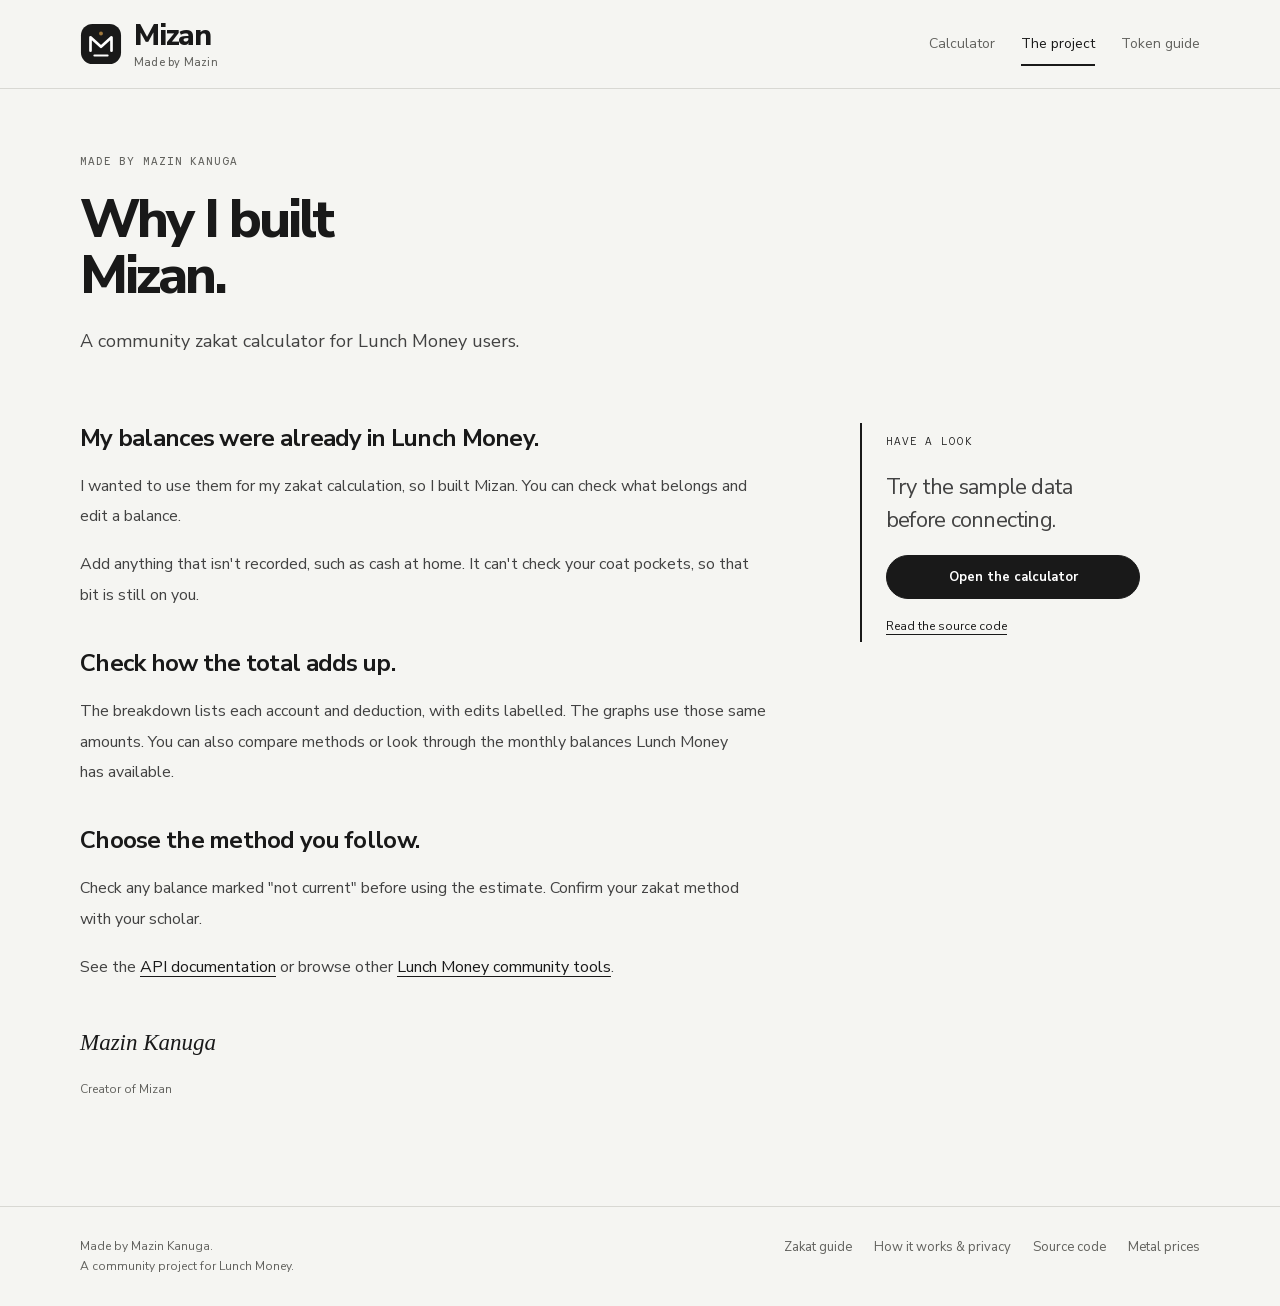
<file: about.html>
<!doctype html>
<html lang="en">
<head>
<meta charset="utf-8">
<meta name="viewport" content="width=device-width, initial-scale=1">
<!-- This guide loads only local styles and fonts. -->
<meta http-equiv="Content-Security-Policy" content="default-src 'none'; style-src 'self' 'unsafe-inline'; font-src 'self'; img-src data:; base-uri 'none'; form-action 'none'">
<meta name="referrer" content="no-referrer">
<meta name="author" content="Mazin Kanuga">
<meta name="description" content="Mizan is a community project by Mazin Kanuga. Use your Lunch Money balances to work out your zakat and check how the total adds up.">
<meta name="color-scheme" content="light dark">
<meta name="theme-color" content="#f5f5f2" media="(prefers-color-scheme: light)">
<meta name="theme-color" content="#17191d" media="(prefers-color-scheme: dark)">
<link rel="icon" href="data:image/svg+xml,%3Csvg%20xmlns%3D%22http%3A%2F%2Fwww.w3.org%2F2000%2Fsvg%22%20viewBox%3D%220%200%2044%2044%22%3E%3Crect%20x%3D%221%22%20y%3D%221%22%20width%3D%2242%22%20height%3D%2242%22%20rx%3D%2212%22%20fill%3D%22%23191919%22%2F%3E%3Cpath%20d%3D%22M11%2029V15L22%2025L33%2015V29M15%2034H29%22%20fill%3D%22none%22%20stroke%3D%22%23fff%22%20stroke-width%3D%222.8%22%20stroke-linecap%3D%22round%22%20stroke-linejoin%3D%22round%22%2F%3E%3Ccircle%20cx%3D%2222%22%20cy%3D%2211%22%20r%3D%222%22%20fill%3D%22%23e9c879%22%2F%3E%3C%2Fsvg%3E">
<title>Why I built Mizan | Zakat from Lunch Money balances</title>
<link rel="stylesheet" href="styles.css">
</head>
<body>
<a class="skip-link" href="#main">Skip to content</a>
<header class="top"><div class="wrap top-inner">
  <a class="brand" href="./" aria-label="Mizan home">
    <svg class="brand-mark" viewBox="0 0 44 44" aria-hidden="true" focusable="false" fill="none"><rect x="1" y="1" width="42" height="42" rx="12" fill="currentColor"/><path d="M11 29V15L22 25L33 15V29" stroke="var(--on-deep)" stroke-width="2.8" stroke-linecap="round" stroke-linejoin="round"/><path d="M15 34H29" stroke="var(--on-deep)" stroke-width="2" stroke-linecap="round"/><circle cx="22" cy="11" r="2" fill="var(--accent)"/></svg>
    <span class="brand-name">Mizan<span class="brand-sub">Made by Mazin</span></span>
  </a>
  <nav class="nav" aria-label="Main"><a href="index.html">Calculator</a><a href="about.html" aria-current="page">The project</a><a href="token-guide.html">Token guide</a></nav>
</div></header><main id="main" class="wrap"><div class="page-head project-head"><p class="eyebrow">Made by Mazin Kanuga</p><h1>Why I built<br>Mizan.</h1><p class="lead">A community zakat calculator for Lunch Money users.</p></div>
<div class="project-layout"><article class="project-story">
<h2>My balances were already in Lunch Money.</h2>
<p>I wanted to use them for my zakat calculation, so I built Mizan. You can check what belongs and edit a balance.</p>
<p>Add anything that isn't recorded, such as cash at home. It can't check your coat pockets, so that bit is still on you.</p>
<h2>Check how the total adds up.</h2>
<p>The breakdown lists each account and deduction, with edits labelled. The graphs use those same amounts. You can also compare methods or look through the monthly balances Lunch Money has available.</p>
<h2>Choose the method you follow.</h2>
<p>Check any balance marked &quot;not current&quot; before using the estimate. Confirm your zakat method with your scholar.</p>
<p>See the <a href="https://lunchmoney.dev/introduction" rel="noreferrer">API documentation</a> or browse other <a href="https://lunchmoney.app/developers" rel="noreferrer">Lunch Money community tools</a>.</p>
<p class="project-signature">Mazin Kanuga<br><span>Creator of Mizan</span></p>
</article><aside class="project-note"><span class="project-note-label">Have a look</span><p>Try the sample data<br>before connecting.</p><a class="button primary" href="./">Open the calculator</a><a class="project-source" href="https://github.com/TechnoDudeX/lunchmoney-zakat" rel="noreferrer">Read the source code</a></aside></div></main><footer class="foot"><div class="wrap foot-inner">
  <div><p>Made by Mazin Kanuga.</p><p>A community project for <a href="https://lunchmoney.app" rel="noreferrer">Lunch Money</a>.</p></div>
  <nav aria-label="Footer"><a href="zakat-guide.html">Zakat guide</a><a href="how-it-works.html">How it works &amp; privacy</a><a href="https://github.com/TechnoDudeX/lunchmoney-zakat" rel="noreferrer">Source code</a><a href="https://gold-api.com" rel="noreferrer">Metal prices</a></nav>
</div></footer>
</body></html>
</file>
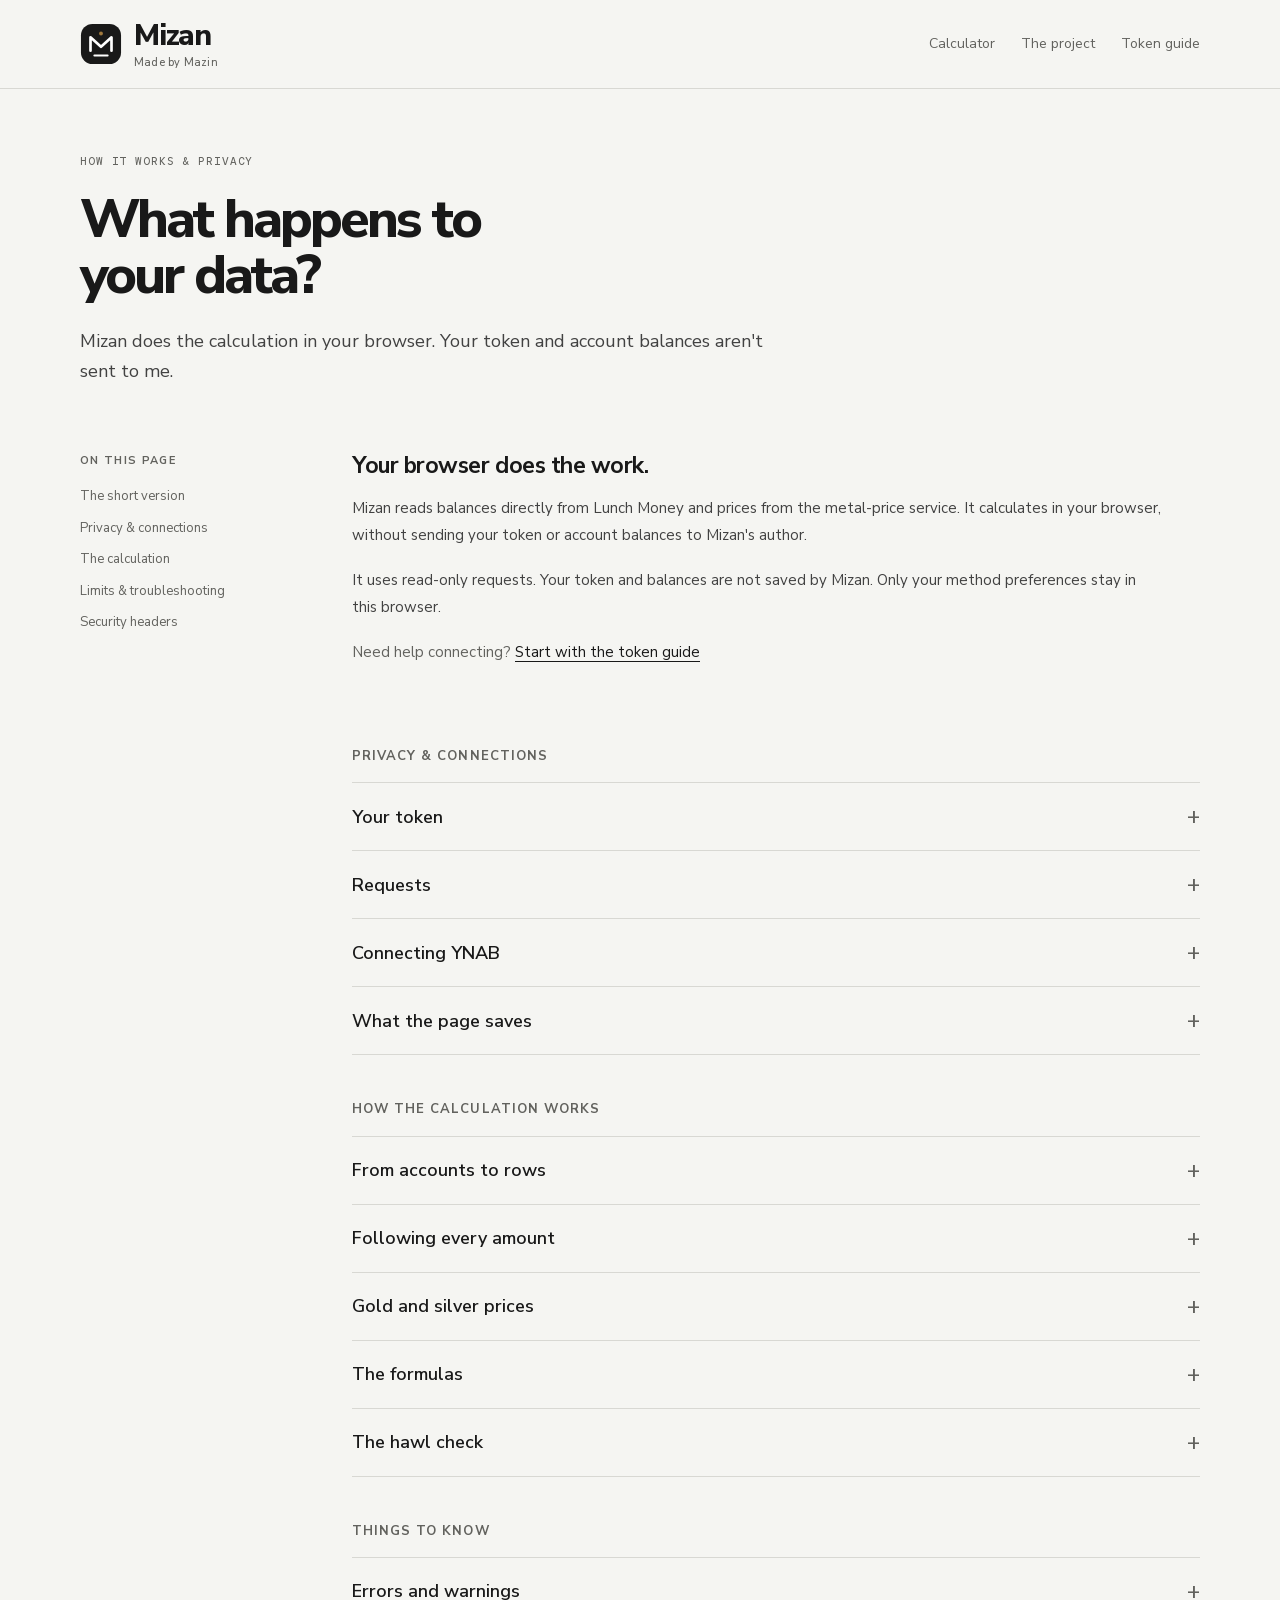
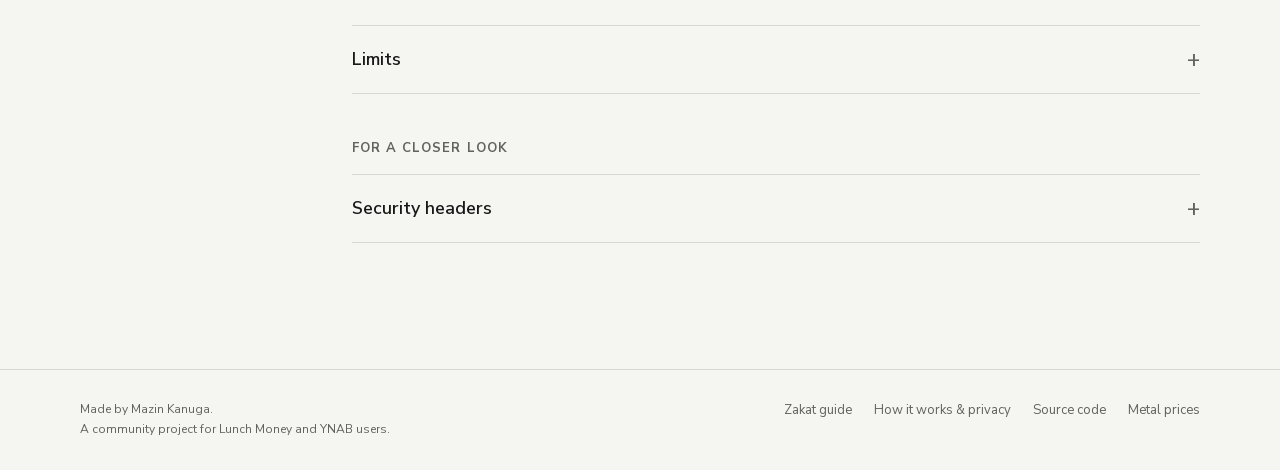
<file: how-it-works.html>
<!doctype html>
<html lang="en">
<head>
<meta charset="utf-8">
<meta name="viewport" content="width=device-width, initial-scale=1">
<!-- Shared local styles and fonts; inline script expands linked guide topics. -->
<meta http-equiv="Content-Security-Policy" content="default-src 'none'; script-src 'unsafe-inline'; style-src 'self' 'unsafe-inline'; font-src 'self'; img-src data:; base-uri 'none'; form-action 'none'">
<meta name="referrer" content="no-referrer">
<meta name="author" content="Mazin Kanuga">
<meta name="description" content="How Mizan works: a static page, read-only requests to the Lunch Money or YNAB API, the token lifecycle, the zakat formulas and the hawl check.">
<meta name="color-scheme" content="light dark">
<meta name="theme-color" content="#f5f5f2" media="(prefers-color-scheme: light)">
<meta name="theme-color" content="#17191d" media="(prefers-color-scheme: dark)">
<link rel="icon" href="data:image/svg+xml,%3Csvg%20xmlns%3D%22http%3A%2F%2Fwww.w3.org%2F2000%2Fsvg%22%20viewBox%3D%220%200%2044%2044%22%3E%3Crect%20x%3D%221%22%20y%3D%221%22%20width%3D%2242%22%20height%3D%2242%22%20rx%3D%2212%22%20fill%3D%22%23191919%22%2F%3E%3Cpath%20d%3D%22M11%2029V15L22%2025L33%2015V29M15%2034H29%22%20fill%3D%22none%22%20stroke%3D%22%23fff%22%20stroke-width%3D%222.8%22%20stroke-linecap%3D%22round%22%20stroke-linejoin%3D%22round%22%2F%3E%3Ccircle%20cx%3D%2222%22%20cy%3D%2211%22%20r%3D%222%22%20fill%3D%22%23e9c879%22%2F%3E%3C%2Fsvg%3E">
<title>How Mizan works</title>
<link rel="stylesheet" href="styles.css">
</head>
<body>
<a class="skip-link" href="#main">Skip to content</a>
<header class="top"><div class="wrap top-inner">
  <a class="brand" href="./" aria-label="Mizan home">
    <svg class="brand-mark" viewBox="0 0 44 44" aria-hidden="true" focusable="false" fill="none"><rect x="1" y="1" width="42" height="42" rx="12" fill="currentColor"/><path d="M11 29V15L22 25L33 15V29" stroke="var(--on-deep)" stroke-width="2.8" stroke-linecap="round" stroke-linejoin="round"/><path d="M15 34H29" stroke="var(--on-deep)" stroke-width="2" stroke-linecap="round"/><circle cx="22" cy="11" r="2" fill="var(--accent)"/></svg>
    <span class="brand-name">Mizan<span class="brand-sub">Made by Mazin</span></span>
  </a>
  <nav class="nav" aria-label="Main"><a href="index.html">Calculator</a><a href="about.html">The project</a><a href="token-guide.html">Token guide</a></nav>
</div></header>
<main id="main" class="wrap"><div class="page-head"><p class="eyebrow">How it works &amp; privacy</p><h1>What happens to<br>your data?</h1><p class="lead">Mizan does the calculation in your browser. Your token and account balances aren't sent to me.</p></div><div class="layout"><nav class="toc" aria-label="On this page"><p>On this page</p><ul><li><a href="#overview">The short version</a></li><li><a href="#privacy">Privacy & connections</a></li><li><a href="#calculation">The calculation</a></li><li><a href="#troubleshooting">Limits & troubleshooting</a></li><li><a href="#security">Security headers</a></li></ul></nav><div class="doc"><section class="quick-start" id="overview"><h2>Your browser does the work.</h2><p>Mizan reads balances directly from Lunch Money and prices from the metal-price service. It calculates in your browser, without sending your token or account balances to Mizan's author.</p><p>It uses read-only requests. Your token and balances are not saved by Mizan. Only your method preferences stay in this browser.</p><p class="note">Need help connecting? <a href="token-guide.html">Start with the token guide</a></p></section><section class="article-group" id="privacy"><h2>Privacy & connections</h2><details class="article-topic" id="token"><summary><h3>Your token</h3></summary><div class="topic-content">
        <p class="sub">Lunch Money has no "log in with Lunch Money" button for other apps yet, so Mizan uses an access token that you make in Lunch Money.</p>
        <ol>
          <li>You paste the token in the field and click <strong>Connect</strong>.</li>
          <li>The page copies the token into a variable in memory, and clears the field at once, before the first request.</li>
          <li>The page sends the token only in the <code>Authorization: Bearer</code> header of the requests to <code>api.lunchmoney.dev</code>. The token is never in a web address.</li>
          <li>When the requests finish, the page sets the variable to <code>null</code>. No code uses the token again.</li>
        </ol>
        <p>The token field uses a password input with autocomplete disabled and hints asking password managers (1Password, LastPass and Bitwarden) to ignore it. These hints are not a guarantee: a browser or password manager may still offer to save it. The password input masks the characters in browsers, including Firefox.</p>
        <div class="callout"><p><strong>Lunch Money tokens can change data.</strong> Lunch Money has no read-only tokens yet. Mizan never changes data, but the token itself can. Make a separate token for Mizan, and revoke it on the Lunch Money developers page when you finish.</p></div>
      </div></details>
<details class="article-topic" id="requests"><summary><h3>Requests</h3></summary><div class="topic-content">
        <p class="sub">Every request uses <code>fetch()</code> with <code>method: "GET"</code>, <code>credentials: "omit"</code>, <code>cache: "no-store"</code>, <code>redirect: "error"</code> and <code>referrerPolicy: "no-referrer"</code>. Because redirects are an error, the token cannot follow a redirect to another host.</p>
        <div class="scroll"><table>
          <thead><tr><th>#</th><th>Request</th><th>Type</th><th>What the page reads</th></tr></thead>
          <tbody>
            <tr><td class="n">1</td><td><code>GET /v2/me</code></td><td><span class="tag">Required</span></td><td>Your budget name and its primary currency. This request goes first, alone.</td></tr>
            <tr><td class="n">2</td><td><code>GET /v2/plaid_accounts</code></td><td><span class="tag">Required</span></td><td>Your synced bank, card, investment and loan accounts.</td></tr>
            <tr><td class="n">3</td><td><code>GET /v2/manual_accounts</code></td><td><span class="tag">Required</span></td><td>Your manual accounts.</td></tr>
            <tr><td class="n">4</td><td><code>GET /v2/crypto/manual</code></td><td><span class="tag opt">Optional</span></td><td>Your manual crypto.</td></tr>
            <tr><td class="n">5</td><td><code>GET /v2/crypto/synced</code></td><td><span class="tag opt">Optional</span></td><td>Your synced crypto, 1 row for each coin.</td></tr>
            <tr><td class="n">6</td><td><code>GET /v2/balance_history</code></td><td><span class="tag opt">Optional</span></td><td>Month-end balances from 12 months ago to last month, for the hawl.</td></tr>
            <tr><td class="n">7</td><td><code>GET api.gold-api.com/price/XAU/&lt;CUR&gt;</code></td><td><span class="tag opt">Optional</span></td><td>The gold price in your currency. No token.</td></tr>
            <tr><td class="n">8</td><td><code>GET api.gold-api.com/price/XAG/&lt;CUR&gt;</code></td><td><span class="tag opt">Optional</span></td><td>The silver price in your currency. No token.</td></tr>
          </tbody>
        </table></div>
        <p>After request 1 succeeds, requests 2 to 8 start at the same time. Requests 1 to 6 use the <a href="https://lunchmoney.dev/introduction" rel="noreferrer">current v2 API</a> at <code>https://api.lunchmoney.dev/v2</code>. The page asks for <code>balance_history</code> only up to last month, because the current month can be in the future for the server in some time zones. For today, the page uses the amounts on the screen.</p>
      </div></details>
<details class="article-topic" id="ynab"><summary><h3>Connecting YNAB</h3></summary><div class="topic-content">
        <p class="sub">You can connect YNAB instead of Lunch Money. The token is handled the same way: it is cleared from the field before the first request, sent only in the <code>Authorization: Bearer</code> header to <code>api.ynab.com</code>, and set to <code>null</code> when the requests finish.</p>
        <div class="scroll"><table>
          <thead><tr><th>#</th><th>Request</th><th>Type</th><th>What the page reads</th></tr></thead>
          <tbody>
            <tr><td class="n">1</td><td><code>GET /v1/budgets?include_accounts=true</code></td><td><span class="tag">Required</span></td><td>Your budgets with their accounts, balances and currency. Mizan uses the budget changed most recently, and says so when you have more than one.</td></tr>
            <tr><td class="n">2</td><td><code>GET /v1/budgets/{id}/transactions?since_date=…</code></td><td><span class="tag opt">Optional</span></td><td>Transactions from the last 13 months, used only to work out month-end balances for the hawl.</td></tr>
          </tbody>
        </table></div>
        <ul>
          <li><strong>Amounts:</strong> YNAB stores amounts in thousandths (milliunits), so Mizan divides by 1,000. Credit cards and loans are negative in YNAB and are shown as positive debts.</li>
          <li><strong>Account types:</strong> checking, savings and cash count. Credit cards are deducted by default; loans and lines of credit are listed but not selected. Mortgages go to the mortgage setting. Tracking accounts count when their name looks like an investment (for example “TFSA” or “Brokerage”); others, such as a house or car, are listed but not selected.</li>
          <li><strong>History:</strong> YNAB has no balance history, so each month-end balance is today’s balance less the transactions dated after that month. Months before an account’s first transaction, while it was still empty, are treated as before it opened.</li>
          <li><strong>Not current:</strong> an account whose bank import has an error in YNAB is marked “not current”. Tracking accounts get a note, because their balances are usually updated by hand.</li>
        </ul>
        <div class="callout"><p><strong>YNAB tokens can change data and do not expire.</strong> Mizan never changes data, but the token itself can. Revoke it in YNAB under Account Settings → Developer Settings when you finish.</p></div>
      </div></details>
<details class="article-topic" id="saved"><summary><h3>What the page saves</h3></summary><div class="topic-content">
        <p>The page saves only your choices, in your browser's <code>localStorage</code>, under the key <code>lunchmoney-zakat-choices-v1</code>:</p>
        <ul>
          <li>the nisab metal (silver or gold) and the mortgage method</li>
          <li>the 2 nisab weights</li>
          <li>the gold purity and the silver purity</li>
        </ul>
        <p>It never saves amounts or your token. A reload or <strong>Start again</strong> removes all amounts. <strong>Reset my method choices</strong> removes the saved choices and sets the defaults again.</p>
      </div></details>
</section>
<section class="article-group" id="calculation"><h2>How the calculation works</h2><details class="article-topic" id="accounts"><summary><h3>From accounts to rows</h3></summary><div class="topic-content">
        <p class="sub">The function <code>kindOf()</code> puts each Lunch Money account in 1 group, from its type. The amount is <code>to_base</code>: the balance in your budget's currency, at the Lunch Money exchange rate. This follows the official <a href="https://lunchmoney.dev/amounts-and-balances" rel="noreferrer">amounts and balances guide</a>.</p>
        <div class="scroll"><table>
          <thead><tr><th>Lunch Money type</th><th>Mizan group</th><th>Where it goes</th><th>Selected at the start</th></tr></thead>
          <tbody>
            <tr><td>cash, depository, checking, savings</td><td>Cash</td><td>Review balances, accounts</td><td>Yes</td></tr>
            <tr><td>investment, brokerage, cryptocurrency</td><td>Investment</td><td>Review balances, accounts</td><td>Yes</td></tr>
            <tr><td>credit</td><td>Card</td><td>Review balances, debts</td><td>Yes, except a deactivated card</td></tr>
            <tr><td>loan, other liability</td><td>Loan</td><td>Review balances, debts</td><td>No. You type the part that is due now.</td></tr>
            <tr><td>loan with "mortgage" in its subtype or name</td><td>Mortgage</td><td>A note under the debt list</td><td>No row. You type the payment.</td></tr>
            <tr><td>other asset, employee compensation</td><td>Other</td><td>Review balances, accounts</td><td>No</td></tr>
            <tr><td>real estate, vehicle, any other type</td><td>Skip</td><td>Not used</td><td>Not used</td></tr>
          </tbody>
        </table></div>
        <h3>Special cases</h3>
        <ul>
          <li><strong>Closed and inactive accounts</strong> get the amount 0. Their history stays, so they count in the hawl for the months when they had a balance.</li>
          <li><strong>Deleted accounts</strong> from the balance history are used in the same way. A deleted home, car or loan is not used.</li>
          <li><strong>Crypto with no price:</strong> when Lunch Money has no price for a coin, <code>to_base</code> is empty. The page shows the row at 0, not selected, and asks you to type the value. It never uses the number of coins as money.</li>
          <li><strong>Credit cards:</strong> a balance below 0 today (a credit) becomes 0. A card that you paid in full stays in the list, for its past month-end balances.</li>
          <li><strong>Retirement accounts</strong> (RRSP, RRIF, LIRA, 401(k), IRA, Roth, pension and others) get a note. The page tests the subtype and the account's own name, not the bank name.</li>
          <li><strong>Other currencies:</strong> an account in a different currency gets a note that the amount is at the Lunch Money exchange rate.</li>
          <li><strong>Balances that are not current:</strong> a row gets the badge "not current" when its balance is more than 3 days old, or when its connection needs a relink or has an error.</li>
        </ul>
      </div></details>
<details class="article-topic" id="trace"><summary><h3>Following every amount</h3></summary><div class="topic-content"><p>Each account is marked <strong>Lunch Money</strong> when its amount matches the imported balance rounded to cents, or <strong>Adjusted here</strong> when you edit it. Manual additions and deductions are marked <strong>Added here</strong>. Sample mode uses fictional balances labelled <strong>Sample balance</strong>.</p><p>On Your estimate, the waterfall graph uses the same amounts as the calculation: selected accounts, added assets, deductions, and the total after debts. Open <strong>See every amount in this total</strong> to review every included account, asset and deduction. Missing metal prices stay incomplete.</p><p>The balance-history graph connects only adjacent months with all selected account and debt balances available. Hollow points are partial subtotals; missing months have no point. Use the slider with a pointer or arrow keys for exact amounts, or open the monthly table. The graph excludes manually added assets, other debts and mortgage deductions, just like the history table.</p></div></details>
<details class="article-topic" id="prices"><summary><h3>Gold and silver prices</h3></summary><div class="topic-content">
        <p>The page asks <code>api.gold-api.com</code> for the price of 1 troy ounce of gold (<code>XAU</code>) and silver (<code>XAG</code>) in your budget's currency. It divides each price by <code>31.1034768</code>, the number of grams in 1 troy ounce, to get the price of 1 gram of pure metal.</p>
        <p>The page checks that both prices are more than 0 and in your currency. If a request fails, or the service does not have your currency, both price fields stay empty, and a warning asks you to type today's prices. You can always change the prices.</p>
      </div></details>
<details class="article-topic" id="formulas"><summary><h3>The formulas</h3></summary><div class="topic-content">
        <p class="sub">The function <code>totals()</code> reads the current input values each time you change something. Imported account amounts are rounded to 2 decimal places in their fields; gold prices to 3 and silver prices to 4. The calculation uses those values and formats the result as currency.</p>
<div class="formula"><span class="c">assets</span>   = selected account balances
         + cash at home + other crypto + money owed to you + other assets
         + gold grams  x (karat / 24) x gold price for 1 g
         + silver grams x purity      x silver price for 1 g

<span class="c">debts</span>    = selected debts + other debts due now

<span class="c">mortgage</span> = 0                          <span class="c">(do not deduct)</span>
         = payment                    <span class="c">(the next payment)</span>
         = payment x payments a year  <span class="c">(the next 12 months)</span>

<span class="c">total</span>    = assets - debts - mortgage
<span class="c">nisab</span>    = nisab grams x price for 1 g   <span class="c">(595 g silver or 85 g gold)</span>

<span class="c">zakat</span>    = total x 2.5%   if total &gt; 0 and total &gt;= nisab
         = 0              if the complete total is below the nisab
         = incomplete     if a required price or nisab weight is missing</div>
        <p>Fields for amounts that cannot be below 0 count as 0 when they are below 0. An account in the account list can be below 0, for example an overdraft. The page calculates the same totals for all 6 methods (silver or gold nisab, with each of the 3 mortgage choices) and shows them side by side.</p>
        <p>A method needs its nisab metal's price and weight. If you add gold or silver that you own under Add other assets, its price is also required, even when you choose the other metal for the nisab. Missing prices show <strong>Incomplete</strong>, rather than a zero zakat amount. The estimate assumes that your hawl is complete; the history table does not decide whether zakat is due.</p>
        <p>For a mortgage deduction, enter the deductible amount per payment under your chosen method. For the next 12 months, use the average deductible amount per payment and the number of payments. Mizan does not separate principal and interest for you.</p>
        <h3>Example: the sample data</h3>
        <div class="scroll"><table>
          <thead><tr><th>Item</th><th>Amount (CAD)</th></tr></thead>
          <tbody>
            <tr><td>Chequing, savings, TFSA, RRSP and a bitcoin wallet</td><td class="n">33,100.00</td></tr>
            <tr><td>Less the credit card</td><td class="n">650.00</td></tr>
            <tr><td><strong>Total after debts</strong></td><td class="n"><strong>32,450.00</strong></td></tr>
            <tr><td>Silver nisab: 595 g at about 2.43 a gram</td><td class="n">about 1,446</td></tr>
            <tr><td><strong>Zakat: 2.5% of 32,450.00</strong></td><td class="n"><strong>811.25</strong></td></tr>
          </tbody>
        </table></div>
      </div></details>
<details class="article-topic" id="hawl"><summary><h3>The hawl check</h3></summary><div class="topic-content">
        <p class="sub">The hawl is a lunar year used in deciding when zakat is due. Scholars differ on how changes below the nisab affect it. This table provides month-end history for your review; it cannot confirm a complete hawl.</p>
        <ol>
          <li>The page makes 13 rows: the last 12 months and today.</li>
          <li>For each past month, it adds the month-end balances of the selected accounts in the account list, and it subtracts the selected debts in the debt list.</li>
          <li>For today, it uses the amounts that you see in the account and debt lists.</li>
          <li>A past month with no balance for any selected account shows "No data", for example the months before you started to use Lunch Money. It does not count as below the nisab.</li>
          <li>A month with some selected balances missing shows a <strong>Partial</strong> label and a total of the balances available. It is not classified as above or below the nisab. Missing balances are unknown, including gaps for closed accounts.</li>
          <li>The page compares complete rows with today's nisab. It shows the lowest complete total, and lists complete rows that were below the nisab. A zero balance counts as data.</li>
        </ol>
        <p>The table excludes the additional assets, other debts and the mortgage, including in today's row. Its totals can differ from your zakat estimate.</p>
        <div class="callout"><p>The page cannot see a drop below the nisab inside a month, because Lunch Money keeps 1 balance for each month. 12 calendar months are close to a lunar year (354 days) but not the same. The <a href="zakat-guide.html#hawl">Zakat guide</a> explains the hawl rules.</p></div>
      </div></details>
</section>
<section class="article-group" id="troubleshooting"><h2>Things to know</h2><details class="article-topic" id="errors"><summary><h3>Errors and warnings</h3></summary><div class="topic-content">
        <div class="scroll"><table>
          <thead><tr><th>Case</th><th>What you see</th></tr></thead>
          <tbody>
            <tr><td>The token does not work (401 or 403)</td><td>An error. Copy all of the token again, or make a new token.</td></tr>
            <tr><td>Too many requests (429)</td><td>An error. Wait 1 minute, then try again.</td></tr>
            <tr><td>No connection, or a redirect</td><td>An error. Check your internet connection.</td></tr>
            <tr><td>A required request fails</td><td>The page stops and stays on the connect screen.</td></tr>
            <tr><td>Crypto or balance history fails</td><td>A warning. The calculator still works without that data.</td></tr>
            <tr><td>No price in your currency</td><td>A warning. Type today's gold and silver prices.</td></tr>
          </tbody>
        </table></div>
      </div></details>
<details class="article-topic" id="limits"><summary><h3>Limits</h3></summary><div class="topic-content">
        <ul>
          <li>The rate is always 2.5% of the whole total. The page has no option for a solar year.</li>
          <li>Shares, funds and retirement accounts count at their full value. The page has no option to count only part of an investment, or to delay zakat on retirement money. You can change an amount or clear the box.</li>
          <li>Jewellery has no separate option. If you add gold or silver under Add other assets, it counts at its weight, purity and price.</li>
          <li>The hawl uses month-end balances and today's nisab. It does not use past prices, and it does not include the additional assets, the other debts or the mortgage.</li>
          <li>The page reads only the budget of your token.</li>
          <li>The page does not pay zakat or keep a record of it.</li>
          <li>Mizan gives an estimate. Ask your imam or a zakat scholar to confirm the method that you follow.</li>
        </ul>
      </div></details>
</section>
<section class="article-group" id="security"><h2>For a closer look</h2><details class="article-topic" id="headers"><summary><h3>Security headers</h3></summary><div class="topic-content">
        <p>The page sets this Content Security Policy in a meta tag, and Netlify sends it again as a header:</p>
        <div class="scroll"><table>
          <thead><tr><th>Rule</th><th>Effect</th></tr></thead>
          <tbody>
            <tr><td><code>default-src 'none'</code></td><td>The page can load nothing that the policy does not name.</td></tr>
            <tr><td><code>connect-src</code></td><td>The script can connect only to <code>https://api.lunchmoney.dev</code>, <code>https://api.ynab.com</code> and <code>https://api.gold-api.com</code>.</td></tr>
            <tr><td><code>script-src 'unsafe-inline'</code></td><td>Inline JavaScript is allowed, including inline event handlers. External script files are blocked, including files from this site. This policy does not distinguish Mizan's script from any other injected inline script.</td></tr>
            <tr><td><code>style-src 'self' 'unsafe-inline'</code></td><td>The shared stylesheet comes from this site. Inline styles are allowed for the balance-history bars.</td></tr>
            <tr><td><code>font-src 'self'</code></td><td>Fonts come only from the site of the page.</td></tr>
            <tr><td><code>img-src data:</code></td><td>All images are inside the page. The page loads no image files.</td></tr>
            <tr><td><code>frame-ancestors 'none'</code></td><td>Other websites cannot show the page in a frame. This rule comes only from the Netlify header.</td></tr>
          </tbody>
        </table></div>
        <p>Netlify also sends <code>Referrer-Policy: no-referrer</code>, <code>X-Content-Type-Options: nosniff</code>, <code>X-Frame-Options: DENY</code> and a <code>Permissions-Policy</code> that turns off the camera, the microphone, location and payment.</p>
      </div></details></section></div></div></main><footer class="foot"><div class="wrap foot-inner">
  <div><p>Made by Mazin Kanuga.</p><p>A community project for <a href="https://lunchmoney.app" rel="noreferrer">Lunch Money</a> and <a href="https://www.ynab.com" rel="noreferrer">YNAB</a> users.</p></div>
  <nav aria-label="Footer"><a href="zakat-guide.html">Zakat guide</a><a href="how-it-works.html">How it works &amp; privacy</a><a href="https://github.com/TechnoDudeX/lunchmoney-zakat" rel="noreferrer">Source code</a><a href="https://gold-api.com" rel="noreferrer">Metal prices</a></nav>
</div></footer>
<script>(function () {
  function revealAnchor() {
    var id;
    try { id = decodeURIComponent(location.hash.slice(1)); } catch (e) { return; }
    var target = document.getElementById(id);
    if (!target) return;
    var topic = target.closest('details');
    if (topic) topic.open = true;
    target.scrollIntoView();
  }
  window.addEventListener('hashchange', revealAnchor);
  window.addEventListener('pageshow', function () { requestAnimationFrame(revealAnchor); });
  revealAnchor();
})();</script>
</body></html>
</file>
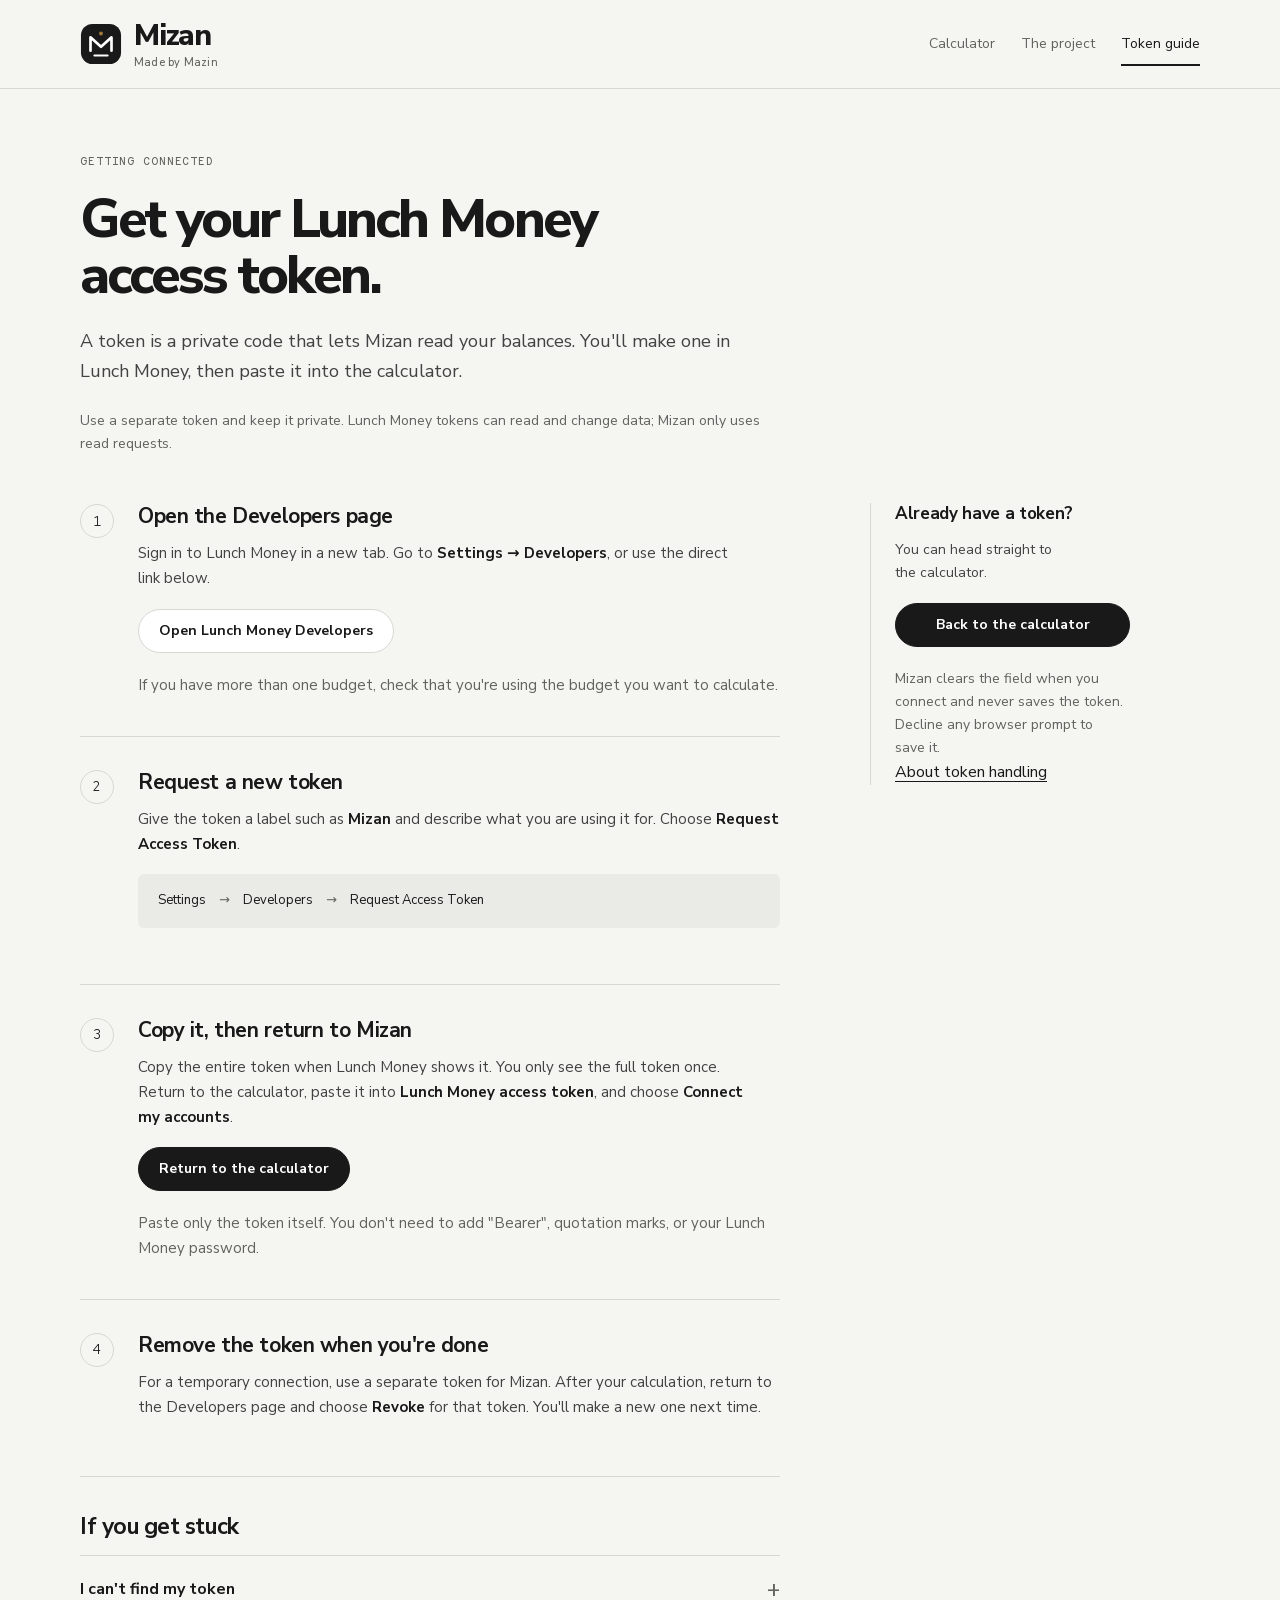
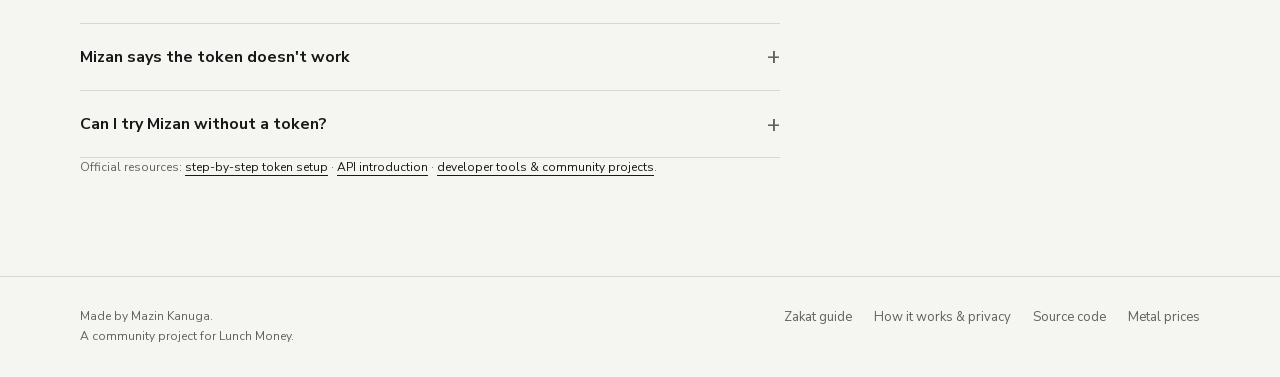
<file: token-guide.html>
<!doctype html>
<html lang="en">
<head>
<meta charset="utf-8">
<meta name="viewport" content="width=device-width, initial-scale=1">
<!-- This guide loads only local styles and fonts. -->
<meta http-equiv="Content-Security-Policy" content="default-src 'none'; style-src 'self' 'unsafe-inline'; font-src 'self'; img-src data:; base-uri 'none'; form-action 'none'">
<meta name="referrer" content="no-referrer">
<meta name="author" content="Mazin Kanuga">
<meta name="description" content="A step-by-step guide to creating a Lunch Money access token, connecting Mizan and removing the token when finished.">
<meta name="color-scheme" content="light dark">
<meta name="theme-color" content="#f5f5f2" media="(prefers-color-scheme: light)">
<meta name="theme-color" content="#17191d" media="(prefers-color-scheme: dark)">
<link rel="icon" href="data:image/svg+xml,%3Csvg%20xmlns%3D%22http%3A%2F%2Fwww.w3.org%2F2000%2Fsvg%22%20viewBox%3D%220%200%2044%2044%22%3E%3Crect%20x%3D%221%22%20y%3D%221%22%20width%3D%2242%22%20height%3D%2242%22%20rx%3D%2212%22%20fill%3D%22%23191919%22%2F%3E%3Cpath%20d%3D%22M11%2029V15L22%2025L33%2015V29M15%2034H29%22%20fill%3D%22none%22%20stroke%3D%22%23fff%22%20stroke-width%3D%222.8%22%20stroke-linecap%3D%22round%22%20stroke-linejoin%3D%22round%22%2F%3E%3Ccircle%20cx%3D%2222%22%20cy%3D%2211%22%20r%3D%222%22%20fill%3D%22%23e9c879%22%2F%3E%3C%2Fsvg%3E">
<title>How to get your Lunch Money API token | Mizan</title>
<link rel="stylesheet" href="styles.css">
</head>
<body>
<a class="skip-link" href="#main">Skip to content</a>
<header class="top"><div class="wrap top-inner">
  <a class="brand" href="./" aria-label="Mizan home">
    <svg class="brand-mark" viewBox="0 0 44 44" aria-hidden="true" focusable="false" fill="none"><rect x="1" y="1" width="42" height="42" rx="12" fill="currentColor"/><path d="M11 29V15L22 25L33 15V29" stroke="var(--on-deep)" stroke-width="2.8" stroke-linecap="round" stroke-linejoin="round"/><path d="M15 34H29" stroke="var(--on-deep)" stroke-width="2" stroke-linecap="round"/><circle cx="22" cy="11" r="2" fill="var(--accent)"/></svg>
    <span class="brand-name">Mizan<span class="brand-sub">Made by Mazin</span></span>
  </a>
  <nav class="nav" aria-label="Main"><a href="index.html">Calculator</a><a href="about.html">The project</a><a href="token-guide.html" aria-current="page">Token guide</a></nav>
</div></header>
<main id="main" class="wrap"><div class="page-head"><p class="eyebrow">Getting connected</p><h1>Get your Lunch Money<br>access token.</h1><p class="lead">A token is a private code that lets Mizan read your balances. You'll make one in Lunch Money, then paste it into the calculator.</p><p class="note">Use a separate token and keep it private. Lunch Money tokens can read and change data; Mizan only uses read requests.</p></div>
<div class="token-layout"><div>
<ol class="token-steps">
  <li><h2>Open the Developers page</h2><p>Sign in to Lunch Money in a new tab. Go to <strong>Settings → Developers</strong>, or use the direct link below.</p><a class="button" href="https://my.lunchmoney.app/developers" target="_blank" rel="noopener noreferrer">Open Lunch Money Developers</a><p class="inline-note">If you have more than one budget, check that you're using the budget you want to calculate.</p></li>
  <li><h2>Request a new token</h2><p>Give the token a label such as <strong>Mizan</strong> and describe what you are using it for. Choose <strong>Request Access Token</strong>.</p><div class="ui-example" aria-label="Where to go in Lunch Money">Settings <span>→</span> Developers <span>→</span> Request Access Token</div></li>
  <li><h2>Copy it, then return to Mizan</h2><p>Copy the entire token when Lunch Money shows it. You only see the full token once. Return to the calculator, paste it into <strong>Lunch Money access token</strong>, and choose <strong>Connect my accounts</strong>.</p><a class="button primary" href="./#connect">Return to the calculator</a><p class="inline-note">Paste only the token itself. You don't need to add &quot;Bearer&quot;, quotation marks, or your Lunch Money password.</p></li>
  <li><h2>Remove the token when you're done</h2><p>For a temporary connection, use a separate token for Mizan. After your calculation, return to the Developers page and choose <strong>Revoke</strong> for that token. You'll make a new one next time.</p></li>
</ol>
<section class="token-trouble"><h2>If you get stuck</h2><details class="disclosure"><summary>I can't find my token</summary><p class="note">An existing token may be hidden after you create it. Request a new one on the Developers page, and copy it while it's shown.</p></details><details class="disclosure"><summary>Mizan says the token doesn't work</summary><p class="note">Copy the full token again, without extra spaces or quotation marks. If it was revoked or belongs to a different budget, request a new one. Mizan clears the input each time you try to connect.</p></details><details class="disclosure"><summary>Can I try Mizan without a token?</summary><p class="note">Yes. On the calculator, choose <strong>Try it with sample data</strong>. Sample mode shows the same flow using fictional accounts.</p></details></section>
<p class="source-note">Official resources: <a href="https://lunchmoney.dev/getting-started" rel="noreferrer">step-by-step token setup</a> · <a href="https://lunchmoney.dev/introduction" rel="noreferrer">API introduction</a> · <a href="https://lunchmoney.app/developers" rel="noreferrer">developer tools &amp; community projects</a>.</p>
</div><aside class="token-aside"><h2>Already have a token?</h2><p>You can head straight to the calculator.</p><a class="button primary" href="./#token">Back to the calculator</a><p class="inline-note">Mizan clears the field when you connect and never saves the token. Decline any browser prompt to save it.</p><a href="how-it-works.html#token">About token handling</a></aside></div></main><footer class="foot"><div class="wrap foot-inner">
  <div><p>Made by Mazin Kanuga.</p><p>A community project for <a href="https://lunchmoney.app" rel="noreferrer">Lunch Money</a>.</p></div>
  <nav aria-label="Footer"><a href="zakat-guide.html">Zakat guide</a><a href="how-it-works.html">How it works &amp; privacy</a><a href="https://github.com/TechnoDudeX/lunchmoney-zakat" rel="noreferrer">Source code</a><a href="https://gold-api.com" rel="noreferrer">Metal prices</a></nav>
</div></footer>

</body></html>
</file>
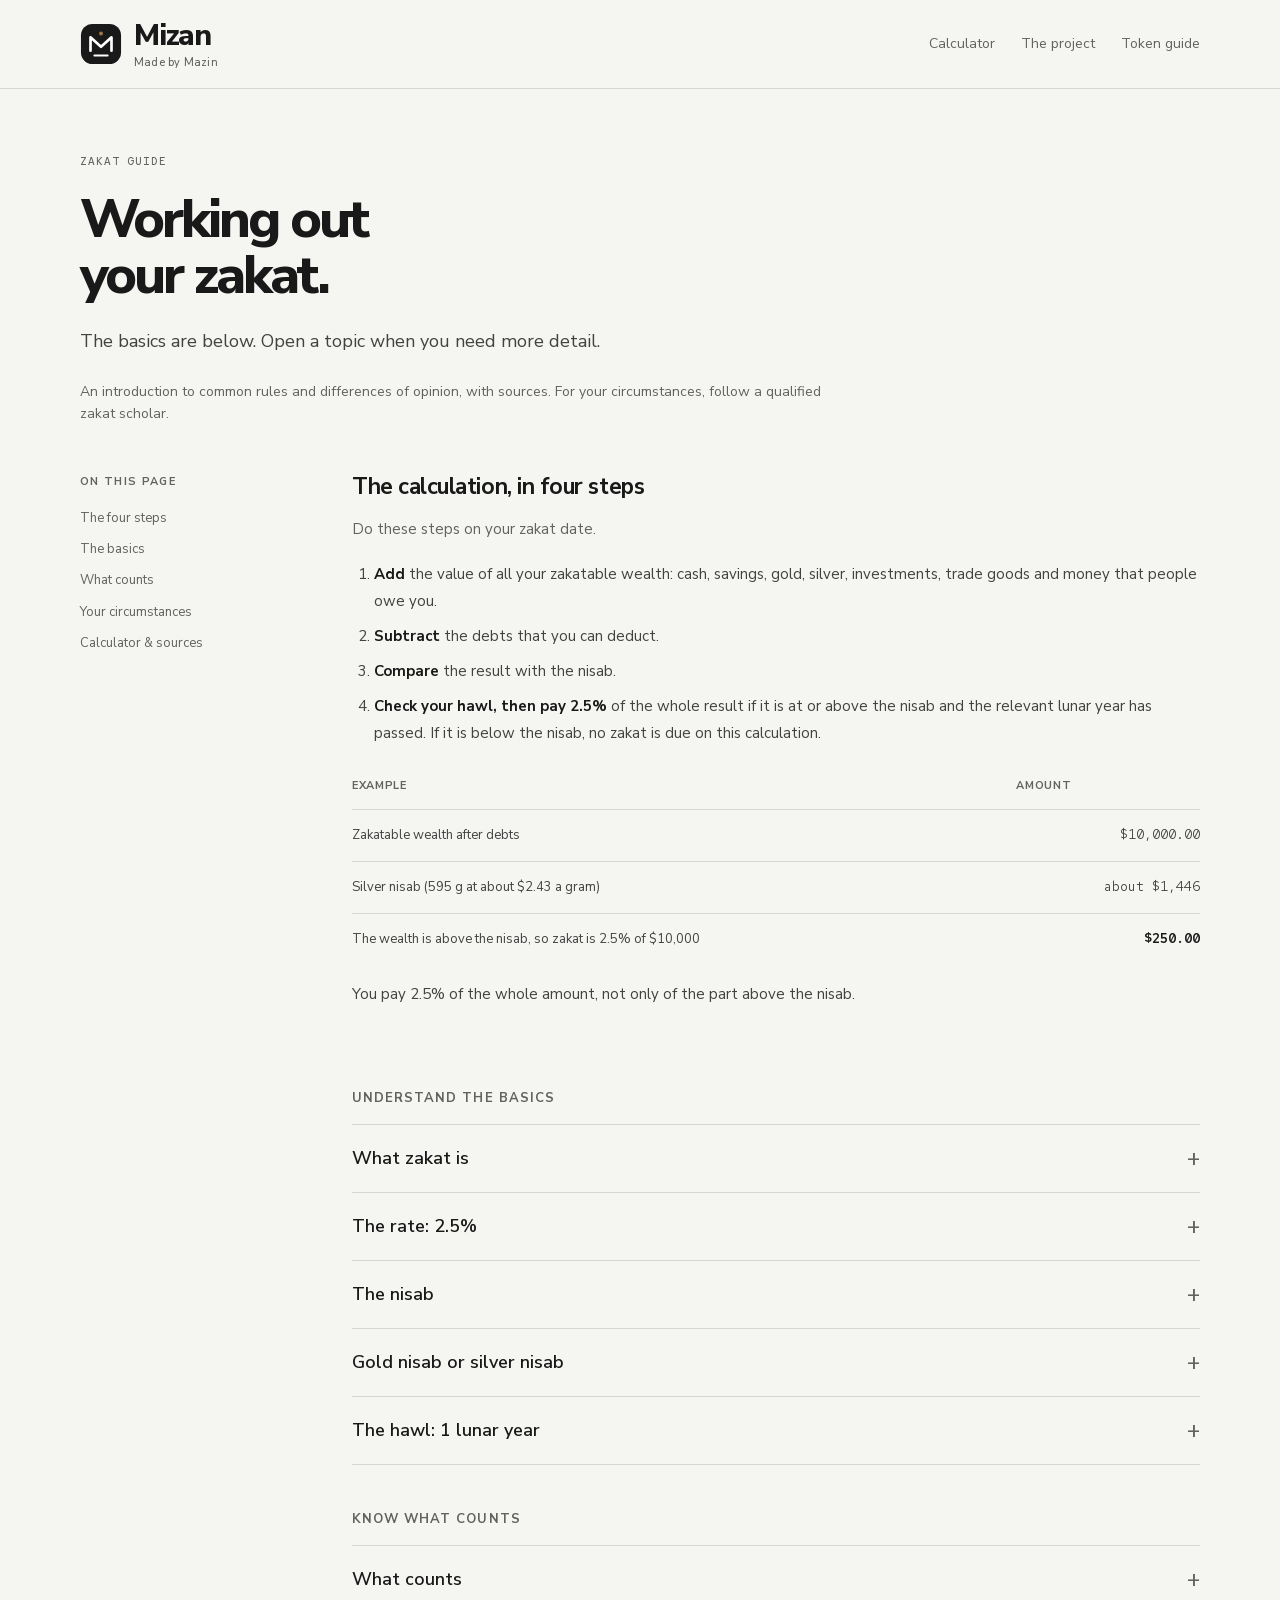
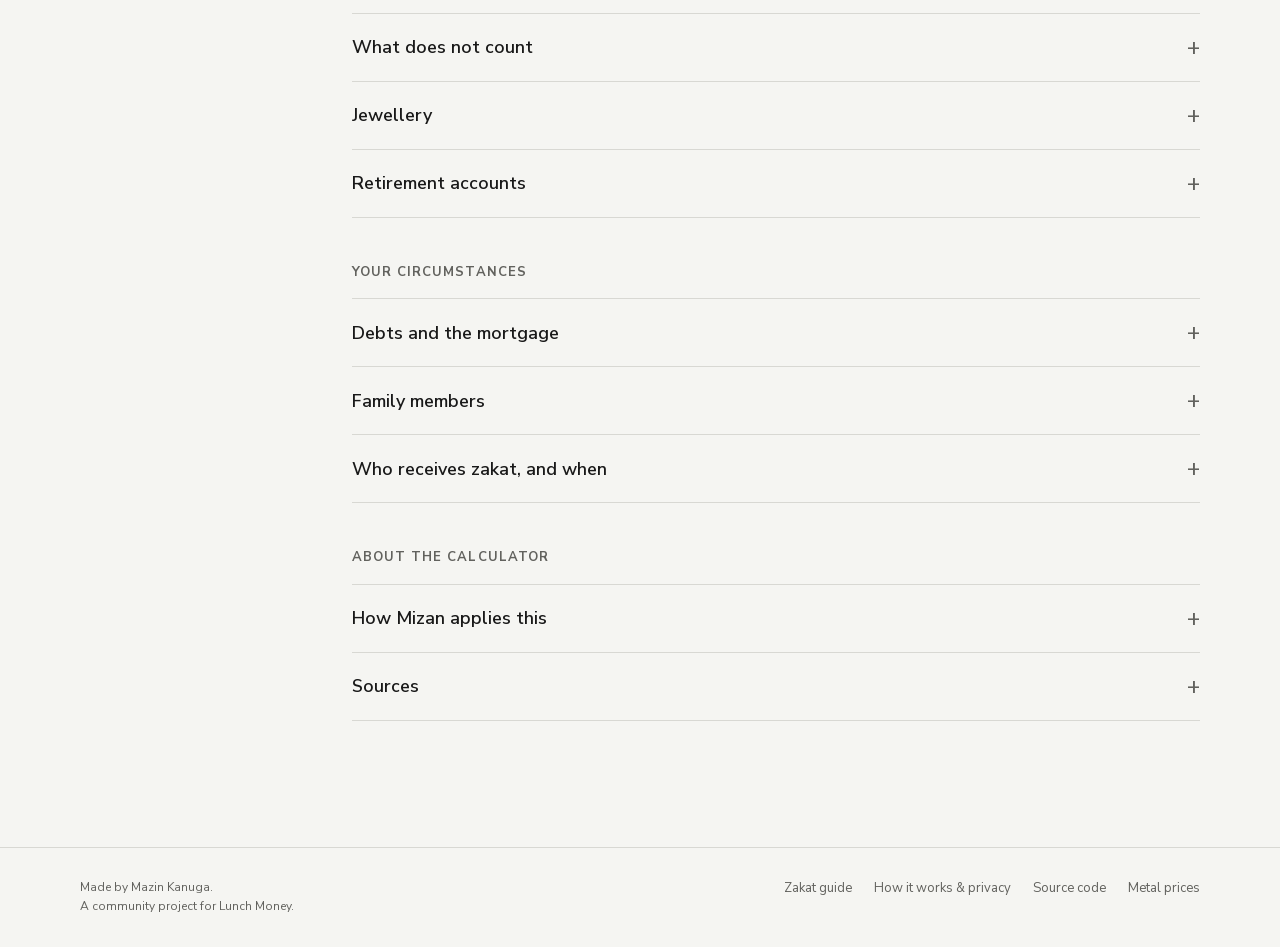
<file: zakat-guide.html>
<!doctype html>
<html lang="en">
<head>
<meta charset="utf-8">
<meta name="viewport" content="width=device-width, initial-scale=1">
<!-- Shared local styles and fonts; inline script expands linked guide topics. -->
<meta http-equiv="Content-Security-Policy" content="default-src 'none'; script-src 'unsafe-inline'; style-src 'self' 'unsafe-inline'; font-src 'self'; img-src data:; base-uri 'none'; form-action 'none'">
<meta name="referrer" content="no-referrer">
<meta name="author" content="Mazin Kanuga">
<meta name="description" content="How zakat on wealth is calculated: the rate, the nisab, the hawl, what counts, debts, jewellery and retirement accounts, with sources and the views of scholars.">
<meta name="color-scheme" content="light dark">
<meta name="theme-color" content="#f5f5f2" media="(prefers-color-scheme: light)">
<meta name="theme-color" content="#17191d" media="(prefers-color-scheme: dark)">
<link rel="icon" href="data:image/svg+xml,%3Csvg%20xmlns%3D%22http%3A%2F%2Fwww.w3.org%2F2000%2Fsvg%22%20viewBox%3D%220%200%2044%2044%22%3E%3Crect%20x%3D%221%22%20y%3D%221%22%20width%3D%2242%22%20height%3D%2242%22%20rx%3D%2212%22%20fill%3D%22%23191919%22%2F%3E%3Cpath%20d%3D%22M11%2029V15L22%2025L33%2015V29M15%2034H29%22%20fill%3D%22none%22%20stroke%3D%22%23fff%22%20stroke-width%3D%222.8%22%20stroke-linecap%3D%22round%22%20stroke-linejoin%3D%22round%22%2F%3E%3Ccircle%20cx%3D%2222%22%20cy%3D%2211%22%20r%3D%222%22%20fill%3D%22%23e9c879%22%2F%3E%3C%2Fsvg%3E">
<title>Zakat guide: how zakat is calculated | Mizan</title>
<link rel="stylesheet" href="styles.css">
</head>
<body>
<a class="skip-link" href="#main">Skip to content</a>
<header class="top"><div class="wrap top-inner">
  <a class="brand" href="./" aria-label="Mizan home">
    <svg class="brand-mark" viewBox="0 0 44 44" aria-hidden="true" focusable="false" fill="none"><rect x="1" y="1" width="42" height="42" rx="12" fill="currentColor"/><path d="M11 29V15L22 25L33 15V29" stroke="var(--on-deep)" stroke-width="2.8" stroke-linecap="round" stroke-linejoin="round"/><path d="M15 34H29" stroke="var(--on-deep)" stroke-width="2" stroke-linecap="round"/><circle cx="22" cy="11" r="2" fill="var(--accent)"/></svg>
    <span class="brand-name">Mizan<span class="brand-sub">Made by Mazin</span></span>
  </a>
  <nav class="nav" aria-label="Main"><a href="index.html">Calculator</a><a href="about.html">The project</a><a href="token-guide.html">Token guide</a></nav>
</div></header>
<main id="main" class="wrap"><div class="page-head"><p class="eyebrow">Zakat guide</p><h1>Working out<br>your zakat.</h1><p class="lead">The basics are below. Open a topic when you need more detail.</p><p class="note">An introduction to common rules and differences of opinion, with sources. For your circumstances, follow a qualified zakat scholar.</p></div><div class="layout"><nav class="toc" aria-label="On this page"><p>On this page</p><ul><li><a href="#steps">The four steps</a></li><li><a href="#basics">The basics</a></li><li><a href="#wealth">What counts</a></li><li><a href="#deductions">Your circumstances</a></li><li><a href="#reference">Calculator & sources</a></li></ul></nav><div class="doc"><section class="quick-start" id="steps"><h2>The calculation, in four steps</h2>
        <p class="sub">Do these steps on your zakat date.</p>
        <ol>
          <li><strong>Add</strong> the value of all your zakatable wealth: cash, savings, gold, silver, investments, trade goods and money that people owe you.</li>
          <li><strong>Subtract</strong> the debts that you can deduct.</li>
          <li><strong>Compare</strong> the result with the nisab.</li>
          <li><strong>Check your hawl, then pay 2.5%</strong> of the whole result if it is at or above the nisab and the relevant lunar year has passed. If it is below the nisab, no zakat is due on this calculation.</li>
        </ol>
        <div class="scroll"><table>
          <thead><tr><th>Example</th><th>Amount</th></tr></thead>
          <tbody>
            <tr><td>Zakatable wealth after debts</td><td class="n">$10,000.00</td></tr>
            <tr><td>Silver nisab (595 g at about $2.43 a gram)</td><td class="n">about $1,446</td></tr>
            <tr><td>The wealth is above the nisab, so zakat is 2.5% of $10,000</td><td class="n"><strong>$250.00</strong></td></tr>
          </tbody>
        </table></div>
        <p>You pay 2.5% of the whole amount, not only of the part above the nisab.</p>
      </section><section class="article-group" id="basics"><h2>Understand the basics</h2><details class="article-topic" id="what"><summary><h3>What zakat is</h3></summary><div class="topic-content">
        <p>Zakat is one of the 5 pillars of Islam (<a href="https://sunnah.com/bukhari:8" rel="noreferrer">Bukhari 8</a>). The Quran orders it together with prayer (<a href="https://quran.com/2/43" rel="noreferrer">2:43</a>), and says that it purifies the giver (<a href="https://quran.com/9/103" rel="noreferrer">9:103</a>).</p>
        <p>For the kinds of wealth covered here, zakat depends on Muslim ownership, the nisab and a lunar year. Ownership and access also matter, especially for retirement accounts.</p>
        <h3>Where scholars differ</h3>
        <ul>
          <li><strong>Age and mental capacity:</strong> these are conditions in the Hanafi school for zakat on wealth of the kind covered here. Other schools require a guardian to pay from the qualifying wealth of a child or a person who cannot manage it. <a href="https://www.nzfcanada.com/zakat-faq/when-do-i-have-to-pay-zakat" rel="noreferrer">NZF Canada follows the guardian-payment view</a>.</li>
        </ul>
      </div></details>
<details class="article-topic" id="rate"><summary><h3>The rate: 2.5%</h3></summary><div class="topic-content">
        <p>The rate on cash, gold, silver and trade goods is 2.5%, which is 1/40 of the wealth. The hadith give the examples of 5 dirhams on 200 dirhams, and half a dinar on 20 dinars (<a href="https://sunnah.com/abudawud:1573" rel="noreferrer">Abu Dawud 1573</a>, <a href="https://sunnah.com/bukhari:1454" rel="noreferrer">Bukhari 1454</a>).</p>
        <p>The rate is for 1 lunar year. For a solar year, <a href="https://nzf.org.uk/knowledge/can-a-solar-year-be-used-for-zakat-calculation/" rel="noreferrer">NZF UK reports an AAOIFI rate of 2.577%</a>, while recommending the lunar calendar. Mizan always uses 2.5%; it does not adjust the rate for a solar year.</p>
      </div></details>
<details class="article-topic" id="nisab"><summary><h3>The nisab</h3></summary><div class="topic-content">
        <p>The nisab is the minimum wealth that makes zakat necessary. The hadith set it at 20 dinars of gold and 200 dirhams (5 awaq) of silver (<a href="https://sunnah.com/abudawud:1573" rel="noreferrer">Abu Dawud 1573</a>, <a href="https://sunnah.com/bukhari:1447" rel="noreferrer">Bukhari 1447</a>). Scholars change these old units to grams of pure metal:</p>
        <div class="scroll"><table>
          <thead><tr><th>Gold</th><th>Silver</th><th>Example source</th></tr></thead>
          <tbody>
            <tr><td class="n">85 g</td><td class="n">595 g</td><td><a href="https://www.nzfcanada.com/zakat-faq/when-do-i-have-to-pay-zakat" rel="noreferrer">NZF Canada</a></td></tr>
            <tr><td class="n">87.48 g</td><td class="n">612.36 g</td><td><a href="https://www.islamicreliefcanada.org/giving/islamic-giving/zakat/nisab" rel="noreferrer">Islamic Relief Canada</a></td></tr>
          </tbody>
        </table></div>
        <p>To get the nisab in your currency, multiply the grams by today's price for 1 gram of pure metal. Mizan uses 85 g and 595 g, and you can change both weights.</p>
      </div></details>
<details class="article-topic" id="which-nisab"><summary><h3>Gold nisab or silver nisab</h3></summary><div class="topic-content">
        <p>Authorities differ on which metal's value to use for cash. The prices of gold and silver change independently, so the choice can change whether your wealth reaches the threshold.</p>
        <div class="scroll"><table>
          <thead><tr><th>View</th><th>Held by</th></tr></thead>
          <tbody>
            <tr><td>Use silver for cash and mixed wealth. Islamic Relief Canada uses gold when the wealth consists only of gold.</td><td><a href="https://www.islamicreliefcanada.org/giving/islamic-giving/zakat/nisab" rel="noreferrer">Islamic Relief Canada</a>; NZF Canada also uses silver.</td></tr>
            <tr><td>Use the value of 85 g of gold for cash.</td><td><a href="https://www.awqaf.gov.ae/assets/servicesguide/ServicesGuide-EN.pdf" rel="noreferrer">UAE Awqaf service guide</a>, Zakat calculation FAQs.</td></tr>
          </tbody>
        </table></div>
        <p>Mizan starts with the silver nisab. You can choose gold in Your estimate in the calculator, and "Compare all six methods" shows both.</p>
      </div></details>
<details class="article-topic" id="hawl"><summary><h3>The hawl: 1 lunar year</h3></summary><div class="topic-content">
        <p>Zakat on cash, gold, silver and trade goods is due after 1 lunar year (hawl) of ownership (<a href="https://sunnah.com/abudawud:1573" rel="noreferrer">Abu Dawud 1573</a>). A lunar year is 354 or 355 days. Your hawl starts on the date that your wealth first gets to the nisab, and that date becomes your zakat date each year. Profit and growth from your wealth join the hawl of that wealth.</p>
        <h3>Where scholars differ</h3>
        <div class="scroll"><table>
          <thead><tr><th>Question</th><th>View</th><th>Held by</th></tr></thead>
          <tbody>
            <tr><td rowspan="2">Your wealth goes below the nisab during the year</td><td>Intermediate fluctuations do not reset the year unless net wealth falls to zero or below. The nisab must be met at the anniversary.</td><td>The Hanafi view, as explained by <a href="https://nzf.org.uk/knowledge/is-it-necessary-to-own-zakatable-assets-above-the-nisab-threshold-for-the-entire-year/" rel="noreferrer">NZF UK</a></td></tr>
            <tr><td>Wealth must remain at or above the nisab throughout the year.</td><td>The Shafi'i and Hanbali views, as explained by NZF UK in the same source.</td></tr>
          </tbody>
        </table></div>
        <p>Ask your scholar how new money, such as salary or gifts, joins your zakat year. Mizan's table provides 12 month-end snapshots and today for selected Lunch Money accounts. It excludes manually added assets, other debts and the mortgage, uses today's nisab, and leaves incomplete rows unclassified. It cannot detect changes within a month or confirm your hawl.</p>
      </div></details>
</section>
<section class="article-group" id="wealth"><h2>Know what counts</h2><details class="article-topic" id="counts"><summary><h3>What counts</h3></summary><div class="topic-content">
        <div class="scroll"><table>
          <thead><tr><th>Wealth</th><th>The common rule</th></tr></thead>
          <tbody>
            <tr><td>Cash at home, bank accounts and savings</td><td>Count all of it.</td></tr>
            <tr><td>Gold and silver bars and coins</td><td>Count their value on your zakat date.</td></tr>
            <tr><td>Trade goods and business stock</td><td>Count their value on your zakat date.</td></tr>
            <tr><td>Money that people owe you</td><td><a href="https://nzf.org.uk/knowledge/debts-owed-to-you/" rel="noreferrer">NZF UK includes debts expected to be repaid on time</a>, and defers uncertain repayments until received. Ask how to treat earlier years when a delayed debt is recovered.</td></tr>
            <tr><td>Shares that you hold to sell</td><td>Count the full market value.</td></tr>
            <tr><td>Shares and funds that you hold for a long time</td><td><a href="https://nzf.org.uk/knowledge/zakat-on-stocks-and-shares/" rel="noreferrer">NZF UK counts your share of the company's zakatable assets</a>, using 25% of market value as a proxy when you cannot determine that share. This is one method, not a universal rule. Mizan starts with the full balance; edit the amount to follow your method.</td></tr>
            <tr><td>Crypto held as an investment</td><td>Mizan includes its value in your budget currency. <a href="https://nzf.org.uk/wp-content/uploads/2021/03/NZF_Calculating-missed-Zakat_A5_P_2021_V1.1.pdf" rel="noreferrer">NZF UK's guide</a> includes crypto assets valued in local currency.</td></tr>
          </tbody>
        </table></div>
      </div></details>
<details class="article-topic" id="exempt"><summary><h3>What does not count</h3></summary><div class="topic-content">
        <p>Zakat does not apply to things that you keep for your own use (<a href="https://sunnah.com/bukhari:1463" rel="noreferrer">Bukhari 1463</a>):</p>
        <ul>
          <li>the home that you live in</li>
          <li>your car, clothes, furniture and household items</li>
          <li>the tools and equipment of your work</li>
          <li>the value of a rental property (count the rent money that you saved and still have)</li>
        </ul>
        <p>A property that you bought to sell is trade goods, so count its value.</p>
      </div></details>
<details class="article-topic" id="jewellery"><summary><h3>Jewellery</h3></summary><div class="topic-content">
        <p>Gold and silver held for investment or trade are zakatable. Personal-use jewellery has different rules. Gemstones kept for personal use are generally exempt; gemstones held as trading stock are business assets. See <a href="https://www.zakat.org/is-there-zakat-on-jewelry" rel="noreferrer">Zakat Foundation of America's jewellery guidance</a>.</p>
        <div class="scroll"><table>
          <thead><tr><th>View</th><th>Held by</th></tr></thead>
          <tbody>
            <tr><td>All gold and silver jewellery is zakatable, also jewellery that a woman wears.</td><td>The Hanafi school</td></tr>
            <tr><td>Jewellery intended for customary, permitted personal use is generally exempt. Conditions differ, including treatment of excessive amounts and jewellery held as savings. Occasional use can qualify; not wearing an item every day does not alone make it zakatable.</td><td>The Maliki, Shafi'i and Hanbali schools; see <a href="https://www.islamic-relief.org.uk/giving/islamic-giving/zakat/zakat-on-jewellery/" rel="noreferrer">Islamic Relief UK's comparison</a>.</td></tr>
          </tbody>
        </table></div>
        <h3>How to value gold and silver</h3>
        <p>Count only the weight of the metal, and change it to pure metal. For gold, multiply the weight by the karat and divide by 24. For example, 18 karat gold is 75% gold. For silver, multiply the weight by the fineness. For example, sterling silver is 0.925. Mizan does this under Add other assets.</p>
      </div></details>
<details class="article-topic" id="retirement"><summary><h3>Retirement accounts</h3></summary><div class="topic-content">
        <p>Scholars do not agree about retirement accounts such as an RRSP, a 401(k), an IRA or a pension. The main question is whether you own and control the money before you take it out.</p>
        <div class="scroll"><table>
          <thead><tr><th>View</th><th>Held by</th></tr></thead>
          <tbody>
            <tr><td>Pay annually on the portion you could access, after withdrawal taxes, penalties and fees.</td><td>One view described by <a href="https://www.zakat.org/is-zakat-owed-on-401k-plans-and-individual-retirement-accounts-ira" rel="noreferrer">Zakat Foundation of America</a>.</td></tr>
            <tr><td>Restricted funds are not subject to annual zakat while restrictions prevent full control. Ask how zakat applies when funds become accessible.</td><td>Another view in the same source. It distinguishes unrestricted accounts from accounts with withdrawal restrictions.</td></tr>
            <tr><td>For a defined-contribution pension, count the fund's zakatable assets. Defined-benefit pensions are treated differently.</td><td><a href="https://nzf.org.uk/wp-content/uploads/2020/04/NZF_Understanding-Calculating-Zakat_Guide.pdf" rel="noreferrer">NZF UK's calculation guide</a>, pensions section.</td></tr>
          </tbody>
        </table></div>
        <p>Mizan counts a retirement account at its full balance and adds a note. If you follow the first view, type the amount after tax and penalties in the account list. If you follow the second view, clear the box.</p>
      </div></details>
</section>
<section class="article-group" id="deductions"><h2>Your circumstances</h2><details class="article-topic" id="debts"><summary><h3>Debts and the mortgage</h3></summary><div class="topic-content">
        <p>Debt deductions are a matter of scholarly disagreement, including whether debts reduce zakatable wealth at all. Follow the rules of your chosen authority. These are examples of different approaches:</p>
        <div class="scroll"><table>
          <thead><tr><th>View</th><th>Held by</th><th>In Mizan</th></tr></thead>
          <tbody>
            <tr><td>Deduct only the payment that is due now, for example this month's mortgage payment.</td><td>AMJA (fatwa 21598) and others</td><td>"Deduct the next payment"</td></tr>
            <tr><td>Deduct up to the next lunar year's capital repayments on a long-term loan, excluding interest. NZF UK advises this deduction when paying zakat would affect the ability to repay.</td><td><a href="https://nzf.org.uk/knowledge/which-debts-can-be-deducted-from-my-zakat-calculation/" rel="noreferrer">NZF UK, with conditions</a></td><td>"Deduct the next 12 months", using only the deductible amount per payment</td></tr>
            <tr><td>Do not deduct the mortgage debt.</td><td><a href="https://www.zakat.org/can-home-mortgages-be-deducted-from-zakat-as-debt" rel="noreferrer">Zakat Foundation of America</a></td><td>"Do not deduct"</td></tr>
          </tbody>
        </table></div>
        <p>Mizan selects credit card balances by default. Review and edit each balance to include only eligible debt under your method. To follow a method that allows no debt deductions, clear every debt checkbox, leave other debts empty and choose "Do not deduct" for the mortgage. Avoid deducting the same debt twice.</p>
      </div></details>
<details class="article-topic" id="family"><summary><h3>Family members</h3></summary><div class="topic-content">
        <p>Each person pays zakat on the wealth that they own. Calculate the nisab and the zakat for each person separately. A husband does not have to pay zakat on his wife's wealth or jewellery. Another person, for example a husband, can pay your zakat for you with your permission.</p>
        <p>In Mizan, clear the box for any account that belongs to another person.</p>
      </div></details>
<details class="article-topic" id="who"><summary><h3>Who receives zakat, and when</h3></summary><div class="topic-content">
        <p>Zakat goes only to the 8 groups in <a href="https://quran.com/9/60" rel="noreferrer">Quran 9:60</a>: the poor, the needy, the people who collect and manage zakat, people whose hearts are to be brought near, to free slaves and captives, people in debt, the cause of Allah, and the stranded traveller.</p>
        <ul>
          <li>Pay on your zakat date, without unnecessary delay. Zakat that you did not pay stays a debt.</li>
          <li>Many people pay in Ramadan, because the Prophet was most generous in Ramadan (<a href="https://sunnah.com/bukhari:6" rel="noreferrer">Bukhari 6</a>). Ramadan is not a necessary time.</li>
          <li>You can pay before your zakat date (<a href="https://sunnah.com/abudawud:1624" rel="noreferrer">Abu Dawud 1624</a>). The schools give different limits for how early. On your zakat date, calculate the correct amount and pay the difference.</li>
        </ul>
      </div></details>
</section>
<section class="article-group" id="reference"><h2>About the calculator</h2><details class="article-topic" id="mizan"><summary><h3>How Mizan applies this</h3></summary><div class="topic-content">
        <div class="scroll"><table>
          <thead><tr><th>Rule</th><th>What Mizan does</th></tr></thead>
          <tbody>
            <tr><td>Rate</td><td>2.5% of the whole total, when the total is at or above the nisab.</td></tr>
            <tr><td>Nisab</td><td>595 g of silver or 85 g of gold, at today's price. You choose the metal and can change the weights.</td></tr>
            <tr><td>Hawl</td><td>12 month-end rows and today, for selected Lunch Money accounts only. Partial rows are labelled and are not classified against the nisab. This is supporting history, not confirmation of a full hawl.</td></tr>
            <tr><td>Cash and savings</td><td>Counted from your Lunch Money accounts.</td></tr>
            <tr><td>Investments and crypto</td><td>Counted at the value in Lunch Money. You can change any amount.</td></tr>
            <tr><td>Gold, silver and cash at home</td><td>You type them under Add other assets. Gold and silver count by weight and purity.</td></tr>
            <tr><td>Retirement accounts</td><td>Counted at the full balance, with a note.</td></tr>
            <tr><td>Home and cars</td><td>Not counted.</td></tr>
            <tr><td>Credit cards and other debts</td><td>Credit card balances are deducted. You type other debts that are due now.</td></tr>
            <tr><td>Mortgage</td><td>3 choices: do not deduct, the next payment, or the next 12 months of payments.</td></tr>
          </tbody>
        </table></div>
        <p>The technical details are on the page <a href="how-it-works.html">How it works</a>.</p>
      </div></details>
<details class="article-topic" id="sources"><summary><h3>Sources</h3></summary><div class="topic-content">
        <h3>Quran and hadith</h3>
        <ul>
          <li><a href="https://quran.com/2/43" rel="noreferrer">Quran 2:43</a>, <a href="https://quran.com/9/60" rel="noreferrer">9:60</a> and <a href="https://quran.com/9/103" rel="noreferrer">9:103</a></li>
          <li><a href="https://sunnah.com/bukhari:8" rel="noreferrer">Sahih al-Bukhari 8</a>, <a href="https://sunnah.com/bukhari:1447" rel="noreferrer">1447</a>, <a href="https://sunnah.com/bukhari:1454" rel="noreferrer">1454</a>, <a href="https://sunnah.com/bukhari:1463" rel="noreferrer">1463</a> and <a href="https://sunnah.com/bukhari:6" rel="noreferrer">6</a></li>
          <li><a href="https://sunnah.com/abudawud:1573" rel="noreferrer">Sunan Abi Dawud 1573</a> and <a href="https://sunnah.com/abudawud:1624" rel="noreferrer">1624</a></li>
        </ul>
        <h3>Authorities and fatwa councils</h3>
        <ul>
          <li>AMJA: <a href="https://www.amjaonline.org/fatwa/en/21598/how-to-pay-zakat-while-still-paying-off-a-mortgage" rel="noreferrer">zakat with a mortgage (21598)</a></li>
          <li>UAE Awqaf: <a href="https://www.awqaf.gov.ae/assets/servicesguide/ServicesGuide-EN.pdf" rel="noreferrer">Services Guide</a>, Zakat calculation FAQs (page 47 in the April 2026 edition)</li>
        </ul>
        <h3>Zakat organisations</h3>
        <ul>
          <li>National Zakat Foundation Canada: <a href="https://www.nzfcanada.com/calculate-zakat/zakat-faq" rel="noreferrer">Zakat rules and FAQs</a>, <a href="https://www.nzfcanada.com/zakat-faq/when-do-i-have-to-pay-zakat" rel="noreferrer">conditions and nisab</a></li>
          <li>National Zakat Foundation UK: <a href="https://nzf.org.uk/knowledge/which-debts-can-be-deducted-from-my-zakat-calculation/" rel="noreferrer">debts</a>, <a href="https://nzf.org.uk/knowledge/when-to-pay-zakat/" rel="noreferrer">when to pay</a>, <a href="https://nzf.org.uk/knowledge/can-a-solar-year-be-used-for-zakat-calculation/" rel="noreferrer">the solar year</a>, <a href="https://nzf.org.uk/knowledge/is-it-necessary-to-own-zakatable-assets-above-the-nisab-threshold-for-the-entire-year/" rel="noreferrer">fluctuations below nisab</a>, <a href="https://nzf.org.uk/knowledge/zakat-on-stocks-and-shares/" rel="noreferrer">shares</a>, <a href="https://nzf.org.uk/knowledge/debts-owed-to-you/" rel="noreferrer">money owed to you</a>, <a href="https://nzf.org.uk/wp-content/uploads/2020/04/NZF_Understanding-Calculating-Zakat_Guide.pdf" rel="noreferrer">calculation guide</a></li>
          <li>Islamic Relief: <a href="https://www.islamicreliefcanada.org/giving/islamic-giving/zakat/nisab" rel="noreferrer">nisab and family ownership (Canada)</a>, <a href="https://www.islamic-relief.org.uk/giving/islamic-giving/zakat/zakat-on-jewellery/" rel="noreferrer">jewellery (UK)</a></li>
          <li>Zakat Foundation of America: <a href="https://www.zakat.org/can-home-mortgages-be-deducted-from-zakat-as-debt" rel="noreferrer">mortgages</a>, <a href="https://www.zakat.org/is-zakat-owed-on-401k-plans-and-individual-retirement-accounts-ira" rel="noreferrer">401(k) and IRA</a>, <a href="https://www.zakat.org/is-there-zakat-on-jewelry" rel="noreferrer">jewellery</a></li>
        </ul>
      </div></details>
</section>
</div></div></main><footer class="foot"><div class="wrap foot-inner">
  <div><p>Made by Mazin Kanuga.</p><p>A community project for <a href="https://lunchmoney.app" rel="noreferrer">Lunch Money</a>.</p></div>
  <nav aria-label="Footer"><a href="zakat-guide.html">Zakat guide</a><a href="how-it-works.html">How it works &amp; privacy</a><a href="https://github.com/TechnoDudeX/lunchmoney-zakat" rel="noreferrer">Source code</a><a href="https://gold-api.com" rel="noreferrer">Metal prices</a></nav>
</div></footer>
<script>(function () {
  function revealAnchor() {
    var id;
    try { id = decodeURIComponent(location.hash.slice(1)); } catch (e) { return; }
    var target = document.getElementById(id);
    if (!target) return;
    var topic = target.closest('details');
    if (topic) topic.open = true;
    target.scrollIntoView();
  }
  window.addEventListener('hashchange', revealAnchor);
  window.addEventListener('pageshow', function () { requestAnimationFrame(revealAnchor); });
  revealAnchor();
})();</script>
</body></html>
</file>
<file: styles.css>
@font-face {
  font-family:Mizan;
  src:url('fonts/nunito-sans.woff2') format('woff2');
  font-weight:400 800;
  font-display:swap
}

@font-face {
  font-family:'Mizan Mono';
  src:url('fonts/red-hat-mono.woff2') format('woff2');
  font-weight:400 600;
  font-display:swap
}

:root {
  color-scheme:light dark;
  --bg:#f5f5f2;
  --card:#ffffff;
  --panel:#eaeae7;
  --ink:#191919;
  --text:#424242;
  --muted:#62625e;
  --line:#d8d8d3;
  --deep:#191919;
  --hover:#424242;
  --on-deep:#ffffff;
  --accent:#a1793d;
  --warn-bg:#fbf5e7;
  --warn-ink:#795b24;
  --bad:#a33930;
  --good:#3e739c;
  --font:Mizan,'Avenir Next',system-ui,sans-serif;
  --mono:'Mizan Mono',ui-monospace,monospace
}

@media(prefers-color-scheme:dark) {
  :root {
    --bg:#17191d;
    --card:#22252a;
    --panel:#30343a;
    --ink:#f7f7f5;
    --text:#dededb;
    --muted:#bcbcb8;
    --line:#4c4e50;
    --deep:#f4f4f1;
    --hover:#d4d4d0;
    --on-deep:#1a1b1c;
    --accent:#d8c19a;
    --warn-bg:#332e20;
    --warn-ink:#e6d29f;
    --bad:#f3aaa1;
    --good:#87b9de
  }
}

* {
  box-sizing:border-box
}

html {
  scroll-padding-top:28px
}

body {
  margin:0;
  background:var(--bg);
  color:var(--text);
  font:16px/1.65 var(--font)
}

[hidden] {
  display:none!important
}

h1,h2,h3,h4 {
  color:var(--ink);
  line-height:1.25
}

h1 {
  font:800 clamp(40px,5.7vw,72px)/1.04 var(--font);
  letter-spacing:-.055em;
  margin:0 0 24px
}

h2 {
  font-size:23px;
  letter-spacing:-.02em;
  margin:0 0 14px
}

h3 {
  font-size:18px;
  margin:24px 0 10px
}

p {
  margin:0 0 18px
}

a {
  color:var(--deep);
  text-underline-offset:4px;
  text-decoration-thickness:1px
}

a:hover {
  text-decoration-thickness:2px
}

strong,b {
  color:var(--ink);
  font-weight:700
}

button,input,select {
  font:inherit
}

button,a.button {
  cursor:pointer
}

button:disabled {
  opacity:.55;
  cursor:wait
}

button,.button {
  display:inline-flex;
  align-items:center;
  justify-content:center;
  gap:8px;
  min-height:44px;
  padding:10px 20px;
  border:1px solid var(--line);
  border-radius:7px;
  background:var(--card);
  color:var(--ink);
  font-weight:700;
  line-height:1.4;
  text-decoration:none
}

button:hover,.button:hover {
  background:var(--panel)
}

button.primary,.button.primary {
  background:var(--deep);
  color:var(--on-deep);
  border-color:var(--deep)
}

button.primary:hover,.button.primary:hover {
  background:var(--hover)
}

button.link-button {
  padding:4px 0;
  background:none;
  border:0;
  min-height:36px;
  color:var(--deep);
  text-decoration:underline;
  text-underline-offset:4px
}

.small {
  font-size:14px
}

input[type=text],input[type=password],input[type=number],select {
  border:1px solid var(--line);
  background:var(--card);
  color:var(--ink);
  border-radius:6px;
  padding:10px 12px;
  min-height:44px;
  max-width:100%
}

input[type=number] {
  width:144px;
  text-align:right;
  font-family:var(--mono);
  font-size:14px
}

input[type=checkbox],input[type=radio] {
  accent-color:var(--deep);
  width:18px;
  height:18px;
  flex-shrink:0;
  cursor:pointer
}

::placeholder {
  color:var(--muted);
  opacity:1
}

:focus-visible {
  outline:2px solid var(--deep);
  outline-offset:4px
}

input:focus,select:focus {
  outline:2px solid var(--deep);
  outline-offset:2px
}

.sr {
  position:absolute;
  width:1px;
  height:1px;
  overflow:hidden;
  clip:rect(0,0,0,0);
  white-space:nowrap
}

.skip-link {
  position:absolute;
  left:20px;
  top:-100px;
  background:var(--card);
  padding:12px;
  z-index:10
}

.skip-link:focus {
  top:12px
}

.wrap {
  width:min(1120px,100% - 64px);
  margin:auto
}

.narrow {
  max-width:760px
}

.eyebrow {
  font-size:12px;
  font-weight:800;
  letter-spacing:.14em;
  text-transform:uppercase;
  color:var(--deep);
  margin-bottom:20px
}

.lead {
  font-size:19px;
  line-height:1.65;
  max-width:38em;
  color:var(--text)
}

.note,.sub {
  font-size:14px;
  color:var(--muted);
  line-height:1.6
}

.error {
  color:var(--bad);
  font-weight:700
}

.top {
  border-bottom:1px solid var(--line)
}

.top-inner {
  display:flex;
  align-items:center;
  justify-content:space-between;
  gap:24px;
  min-height:92px
}

.brand {
  display:inline-flex;
  align-items:center;
  gap:12px;
  text-decoration:none;
  color:var(--ink)
}

.brand-name {
  font:800 30px/1 var(--font);
  letter-spacing:-1px
}

.brand-sub {
  display:block;
  font-size:11px;
  color:var(--muted);
  margin-top:6px;
  letter-spacing:.02em
}

.brand svg {
  width:31px;
  height:36px;
  flex-shrink:0
}

.nav {
  display:flex;
  gap:28px;
  align-items:center;
  font-size:14px
}

.nav a {
  text-decoration:none;
  color:var(--muted);
  padding:8px 0
}

.nav a[aria-current=page] {
  color:var(--ink);
  box-shadow:0 2px var(--deep)
}

.nav a:hover {
  color:var(--deep)
}

.foot {
  border-top:1px solid var(--line);
  margin-top:80px;
  padding:30px 0
}

.foot-inner {
  display:flex;
  justify-content:space-between;
  gap:30px;
  align-items:start
}

.foot p {
  margin:0;
  font-size:12px;
  color:var(--muted)
}

.foot nav {
  display:flex;
  gap:22px;
  font-size:13px;
  flex-wrap:wrap
}

.foot a {
  color:var(--muted);
  text-decoration:none
}

.foot a:hover {
  text-decoration:underline
}

/* Connect: one task, one clear action. */
.hero {
  display:grid;
  grid-template-columns:minmax(0,1.15fr) minmax(0,1fr);
  gap:100px;
  align-items:center;
  padding:92px 0 72px
}

.hero-head h1 {
  max-width:10em
}

.hero-head .lead {
  max-width:28em
}

.journey {
  display:flex;
  list-style:none;
  padding:0;
  gap:24px;
  font-size:13px;
  color:var(--muted);
  margin:32px 0 0
}

.journey li {
  display:flex;
  align-items:center;
  gap:9px
}

.journey span {
  font:12px var(--mono);
  color:var(--deep);
  border-bottom:1px solid var(--line);
  padding-bottom:2px
}

.connect-card {
  border:1px solid var(--line);
  border-radius:12px;
  background:var(--card);
  padding:34px
}

.connect-card h2 {
  font-size:23px;
  margin-bottom:8px
}

.connect-card>p {
  font-size:14px
}

.connect-card label {
  display:block;
  font-size:14px;
  font-weight:700;
  color:var(--ink);
  margin:26px 0 8px
}

#token {
  width:100%
}

.connect-card .primary {
  width:100%;
  margin-top:12px
}

.connect-help {
  font-size:13px!important;
  margin:12px 0 24px
}

.connect-help a {
  font-weight:700
}

.sample-action {
  margin-top:24px;
  border-top:1px solid var(--line);
  padding-top:20px;
  text-align:center
}

.sample-action p {
  font-size:13px;
  color:var(--muted);
  margin:0
}

.sample-action button {
  padding:6px 0;
  border:0;
  background:none;
  color:var(--deep);
  font-size:14px
}

.token-notice {
  font-size:12px!important;
  color:var(--muted);
  margin:20px 0 0
}

#status {
  font-size:14px;
  margin:12px 0 0
}

#status:empty {
  display:none
}

.quiet-intro {
  display:flex;
  justify-content:space-between;
  gap:32px;
  align-items:center;
  border-top:1px solid var(--line);
  padding:30px 0 0
}

.quiet-intro p {
  margin:0;
  font-size:14px;
  max-width:42em
}

.quiet-intro a {
  flex-shrink:0;
  font-size:14px
}

/* Connected calculator: review first, estimate second. */
.app {
  padding-top:28px
}

.connected {
  display:flex;
  align-items:center;
  gap:20px;
  justify-content:space-between;
  padding-bottom:20px;
  font-size:13px;
  color:var(--muted)
}

#restart {
  font-size:13px;
  padding:6px 12px;
  min-height:34px
}

.progress {
  display:flex;
  align-items:center;
  gap:12px;
  margin:0 0 44px;
  border-bottom:1px solid var(--line);
  padding-bottom:16px;
  font-size:13px
}

.progress span,.progress button {
  font-size:13px;
  padding:6px 12px;
  min-height:34px;
  border:0;
  background:none;
  color:var(--muted)
}

.progress span:first-child {
  padding-left:0
}

.progress button[aria-current=step] {
  color:var(--ink);
  background:var(--panel)
}

.progress .divider {
  padding:0;
  color:var(--line)
}

.view-head {
  margin-bottom:34px;
  max-width:700px
}

.view-head h1 {
  font-size:42px;
  margin-bottom:12px
}

.view-head p {
  margin:0
}

.review-layout {
  display:grid;
  grid-template-columns:minmax(0,1fr) 250px;
  gap:64px;
  align-items:start
}

.review-main {
  min-width:0
}

.review-aside {
  position:sticky;
  top:28px;
  padding-top:8px
}

.review-aside h2 {
  font-size:15px
}

.review-aside ol {
  padding-left:18px;
  font-size:14px;
  color:var(--muted)
}

.review-aside li {
  margin-bottom:12px
}

.review-aside .primary {
  width:100%;
  margin-top:12px
}

.section {
  padding:0 0 28px
}

.section h2 {
  font-size:20px
}

.warn {
  padding:14px 18px;
  background:var(--warn-bg);
  color:var(--warn-ink);
  border-left:3px solid var(--accent);
  font-size:14px;
  margin-bottom:22px;
  border-radius:0 6px 6px 0
}

.warn a {
  color:inherit
}

.review-warnings .warn {
  margin:0 0 16px
}

.disclosure {
  border-top:1px solid var(--line);
  padding:20px 0
}

.disclosure:last-child {
  border-bottom:1px solid var(--line)
}

summary {
  cursor:pointer;
  color:var(--ink);
  list-style:none;
  display:flex;
  align-items:center;
  justify-content:space-between;
  gap:20px;
  font-size:16px;
  font-weight:700
}

summary::-webkit-details-marker {
  display:none
}

summary::after {
  content:'+';
  font:400 23px/1 var(--font);
  color:var(--muted);
  flex-shrink:0
}

details[open]>summary::after {
  content:'−'
}

summary .note {
  display:block;
  font-size:13px;
  font-weight:400;
  margin-top:3px
}

details[open]>summary {
  margin-bottom:22px
}

.fields {
  display:grid;
  gap:16px
}

.field {
  display:flex;
  gap:24px;
  align-items:center;
  justify-content:space-between
}

.field label {
  font-size:14px;
  color:var(--text);
  min-width:0
}

.field input,.field select {
  flex-shrink:0
}

.two-columns {
  display:grid;
  grid-template-columns:1fr 1fr;
  gap:28px
}

.fields .note {
  margin:0
}

.inline-note {
  font-size:13px;
  color:var(--muted);
  margin:20px 0 0
}

.view-actions {
  display:flex;
  justify-content:space-between;
  gap:20px;
  margin-top:32px
}

.view-actions .primary {
  min-width:180px
}

.mobile-next {
  display:none
}

.estimate-layout {
  display:grid;
  grid-template-columns:minmax(0,1fr) 350px;
  gap:64px;
  align-items:start
}

.estimate-main {
  min-width:0
}

.result {
  background:var(--panel);
  padding:30px;
  border-radius:12px;
  position:sticky;
  top:28px
}

.due-label {
  font-size:13px;
  font-weight:700;
  margin:0 0 14px
}

.due {
  font:600 clamp(34px,3.8vw,48px)/1.1 var(--mono);
  color:var(--ink);
  letter-spacing:-.03em;
  overflow-wrap:anywhere;
  margin-bottom:16px
}

.due.incomplete {
  font-size:34px
}

.due-hint {
  font-size:12px;
  color:var(--muted);
  margin:0 0 24px
}

.lines {
  font-size:13px
}

.lines p {
  margin:0 0 14px
}

.lines p:nth-child(3) {
  padding-top:14px;
  border-top:1px solid var(--line)
}

.lines p:last-child {
  margin:0
}

.estimate-choice {
  margin-bottom:0;
  padding-bottom:28px
}

fieldset {
  margin:0;
  padding:0;
  border:0;
  min-width:0
}

legend {
  font-size:16px;
  font-weight:700;
  color:var(--ink);
  padding:0;
  margin-bottom:8px
}

.choice-options {
  display:flex;
  gap:12px;
  margin-top:18px
}

.opt {
  display:flex;
  align-items:center;
  gap:9px;
  padding:10px 18px;
  border:1px solid var(--line);
  border-radius:7px;
  cursor:pointer;
  font-size:14px;
  background:var(--card)
}

.opt:has(input:checked) {
  border-color:var(--deep);
  background:var(--panel)
}

.stacked-options {
  display:grid;
  gap:9px;
  margin:18px 0
}

.stacked-options .opt {
  padding:8px 14px
}

.mortgage-fields {
  margin-top:24px
}

.price-info {
  margin:20px 0 0
}

.scroll {
  overflow-x:auto;
  max-width:100%;
  margin:16px 0
}

.scroll:focus-visible {
  outline-offset:2px
}

table {
  border-collapse:collapse;
  width:100%;
  font-size:14px;
  font-variant-numeric:tabular-nums
}

th,td {
  text-align:left;
  padding:14px 8px;
  border-bottom:1px solid var(--line);
  vertical-align:top
}

th {
  font-size:11px;
  font-weight:700;
  color:var(--muted);
  text-transform:uppercase;
  letter-spacing:.06em;
  white-space:nowrap
}

th:first-child,td:first-child {
  padding-left:0
}

th:last-child,td:last-child {
  padding-right:0
}

tbody tr:last-child td {
  border-bottom:0
}

td.num,th.num,td.n {
  text-align:right
}

td.num,td.n {
  font-family:var(--mono);
  font-size:13px;
  white-space:nowrap
}

.list input[type=number] {
  width:124px;
  min-height:38px;
  padding:7px 9px
}

.list td:first-child {
  width:32px
}

.list td:first-child input {
  margin:0
}

.include-target {
  display:flex;
  align-items:center;
  justify-content:center;
  width:44px;
  min-height:44px;
  cursor:pointer
}

.name {
  color:var(--ink);
  font-weight:600
}

td .note {
  font-size:12px;
  line-height:1.5;
  margin-top:4px
}

.badge {
  color:var(--warn-ink);
  font-size:11px;
  background:var(--warn-bg);
  border-radius:3px;
  padding:2px 5px;
  display:inline-block
}

tr.off .name {
  color:var(--muted);
  text-decoration:line-through
}

tr.off input[type=number] {
  opacity:.6
}

tr.selected td {
  background:var(--panel)
}

#methodRows td {
  min-width:95px
}

#methodRows td:nth-child(2) {
  min-width:130px
}

.barcell {
  width:25%;
  vertical-align:middle
}

.bar {
  height:6px;
  min-width:3px;
  border-radius:3px;
  background:var(--good)
}

.bar.below {
  background:var(--accent)
}

.legend {
  display:flex;
  flex-wrap:wrap;
  gap:18px;
  font-size:12px;
  color:var(--muted)
}

.legend span {
  display:flex;
  align-items:center;
  gap:6px
}

.legend i {
  width:16px;
  height:6px;
  border-radius:3px;
  background:var(--good)
}

.legend i.below {
  background:var(--accent)
}

#hawlSummary {
  font-size:14px
}

#metalValue:empty,#mortgageInfo:empty {
  display:none
}

.reset-row {
  padding-top:28px;
  margin-top:30px;
  border-top:1px solid var(--line)
}

/* Guides share a calm reading layout and reveal detail by topic. */
.page-head {
  padding:64px 0 48px;
  max-width:760px
}

.page-head h1 {
  font-size:clamp(36px,4.5vw,54px);
  max-width:13em
}

.page-head .lead {
  font-size:18px
}

.page-head .note {
  margin:24px 0 0
}

.layout {
  display:grid;
  grid-template-columns:200px minmax(0,1fr);
  gap:72px;
  align-items:start
}

.toc {
  position:sticky;
  top:28px;
  font-size:13px
}

.toc p {
  font-size:11px;
  letter-spacing:.12em;
  text-transform:uppercase;
  color:var(--muted);
  font-weight:700;
  margin-bottom:16px
}

.toc ul {
  list-style:none;
  padding:0;
  margin:0
}

.toc li {
  margin-bottom:10px
}

.toc a {
  color:var(--muted);
  text-decoration:none
}

.toc a:hover {
  color:var(--deep)
}

.doc {
  min-width:0
}

.doc h2 {
  font-size:23px
}

.doc h3 {
  font-size:16px
}

.doc p,.doc li {
  font-size:15px;
  line-height:1.8
}

.doc ul,.doc ol {
  padding-left:22px
}

.doc li {
  margin-bottom:8px
}

.quick-start {
  padding:0 0 32px
}

.article-group {
  margin:32px 0 46px
}

.article-group>h2 {
  font-size:13px;
  letter-spacing:.08em;
  text-transform:uppercase;
  color:var(--muted);
  font-weight:700;
  margin-bottom:18px
}

.article-topic {
  padding:22px 0;
  border-top:1px solid var(--line);
  scroll-margin-top:30px
}

.article-topic:last-child {
  border-bottom:1px solid var(--line)
}

.article-topic>summary {
  font-size:18px;
  font-weight:600
}

.article-topic>summary h3 {
  font-size:18px;
  margin:0;
  font-weight:600
}

.topic-content>p:first-child {
  margin-top:0
}

.callout {
  padding:18px 22px;
  background:var(--panel);
  border-radius:6px;
  margin:22px 0
}

.callout p {
  margin:0
}

.checks {
  padding-left:20px
}

.checks li {
  padding:0;
  margin-bottom:12px
}

.formula {
  font:12px/1.9 var(--mono);
  overflow-x:auto;
  white-space:pre;
  background:var(--panel);
  padding:22px;
  border-radius:7px;
  margin:22px 0
}

code {
  font:.88em var(--mono);
  overflow-wrap:anywhere
}

.tag {
  font-size:11px;
  color:var(--muted)
}

.flow {
  display:flex;
  flex-direction:column;
  gap:16px;
  margin:24px 0
}

.stack {
  display:flex;
  gap:16px
}

.node {
  flex:1;
  border:1px solid var(--line);
  padding:18px;
  border-radius:7px;
  min-width:0
}

.node h3 {
  margin:0 0 8px
}

.node .host {
  font:11px var(--mono);
  overflow-wrap:anywhere
}

.node p {
  font-size:13px;
  margin:0
}

.node.center {
  background:var(--panel)
}

.node.no {
  border-style:dashed
}

.arrow {
  display:none
}

.flow-caption {
  color:var(--muted);
  font-size:12px!important
}

.doc table {
  font-size:13px
}

.doc td {
  line-height:1.75
}

.doc .n {
  white-space:nowrap
}

.doc section,.doc details {
  scroll-margin-top:30px
}

.token-layout {
  display:grid;
  grid-template-columns:minmax(0,700px) 260px;
  gap:90px;
  align-items:start
}

.token-steps {
  list-style:none;
  padding:0;
  margin:0;
  counter-reset:token-step
}

.token-steps>li {
  position:relative;
  padding:0 0 38px 58px;
  border-bottom:1px solid var(--line);
  margin-bottom:32px;
  counter-increment:token-step
}

.token-steps>li::before {
  content:counter(token-step);
  position:absolute;
  left:0;
  top:1px;
  border:1px solid var(--line);
  border-radius:50%;
  width:32px;
  height:32px;
  display:grid;
  place-items:center;
  font:13px var(--mono);
  color:var(--deep)
}

.token-steps h2 {
  font-size:21px;
  margin:0 0 12px
}

.token-steps p {
  font-size:15px
}

.token-steps .button {
  font-size:14px
}

.ui-example {
  background:var(--panel);
  padding:16px 20px;
  border-radius:6px;
  margin:18px 0;
  font-size:13px;
  color:var(--ink)
}

.ui-example span {
  color:var(--muted);
  padding:0 10px
}

.token-aside {
  position:sticky;
  top:28px;
  border-left:1px solid var(--line);
  padding-left:24px
}

.token-aside h2 {
  font-size:17px
}

.token-aside p {
  font-size:14px
}

.token-aside .button {
  width:100%;
  font-size:14px
}

.token-trouble {
  margin:36px 0 0
}

.source-note {
  font-size:12px!important;
  color:var(--muted)
}

@media(max-width:1000px) {
  .hero {
    gap:50px;
    padding-top:64px
  }
  .review-layout {
    grid-template-columns:minmax(0,1fr) 220px;
    gap:32px
  }
  .estimate-layout {
    grid-template-columns:minmax(0,1fr) 310px;
    gap:32px
  }
  .layout {
    gap:40px;
    grid-template-columns:170px minmax(0,1fr)
  }
  .token-layout {
    gap:42px;
    grid-template-columns:minmax(0,1fr) 230px
  }
  .two-columns {
    grid-template-columns:1fr;
    gap:20px
  }
}

@media(max-width:760px) {
  .wrap {
    width:calc(100% - 40px)
  }
  .top-inner {
    min-height:80px;
    flex-wrap:wrap;
    gap:14px;
    padding:20px 0
  }
  .nav {
    gap:22px;
    font-size:13px
  }
  .brand-sub {
    display:none
  }
  .brand svg {
    width:26px;
    height:29px
  }
  .brand-name {
    font-size:27px
  }
  .hero {
    grid-template-columns:1fr;
    gap:34px;
    padding:52px 0 40px
  }
  .hero-head h1 {
    max-width:13em;
    font-size:44px;
    margin-bottom:20px
  }
  .hero .lead {
    font-size:17px;
    max-width:34em
  }
  .journey {
    margin-top:24px;
    gap:22px
  }
  .connect-card {
    padding:26px
  }
  .quiet-intro {
    align-items:start;
    flex-direction:column;
    gap:16px;
    padding-top:26px
  }
  .foot {
    margin-top:56px
  }
  .foot-inner {
    flex-direction:column;
    gap:18px
  }
  .foot nav {
    gap:20px
  }
  .review-layout,.estimate-layout,.layout,.token-layout {
    grid-template-columns:1fr;
    gap:32px
  }
  .review-aside,.result,.token-aside,.toc {
    position:static
  }
  .review-aside {
    border-top:1px solid var(--line);
    padding-top:24px
  }
  .review-aside ol {
    display:none
  }
  .review-aside h2 {
    display:none
  }
  .review-aside .primary {
    width:auto;
    margin:0
  }
  .view-head h1 {
    font-size:36px
  }
  .progress {
    margin-bottom:32px;
    gap:5px;
    font-size:12px
  }
  .progress button,.progress span {
    font-size:12px;
    padding:6px 9px
  }
  .connected {
    gap:14px;
    font-size:12px
  }
  .view-head {
    margin-bottom:28px
  }
  .result {
    grid-row:1;
    padding:26px
  }
  .estimate-main {
    grid-row:2
  }
  .due {
    font-size:48px
  }
  .due-hint {
    max-width:36em
  }
  .field {
    gap:16px
  }
  .field label {
    font-size:13px
  }
  .field input,.field select {
    width:124px;
    font-size:13px
  }
  .list td {
    padding:14px 5px
  }
  .list input[type=number] {
    width:102px;
    font-size:12px
  }
  .list .name {
    font-size:13px;
    overflow-wrap:anywhere
  }
  td .note {
    font-size:11px
  }
  .list th {
    font-size:10px
  }
  .list th:first-child {
    font-size:0
  }
  .list th:first-child::after {
    content:'Use';
    font-size:10px
  }
  .scroll {
    margin-top:12px
  }
  .page-head {
    padding:46px 0 30px
  }
  .page-head h1 {
    font-size:40px
  }
  .page-head .lead {
    font-size:17px
  }
  .toc {
    border-bottom:1px solid var(--line);
    padding-bottom:20px
  }
  .toc p {
    margin-bottom:10px
  }
  .toc ul {
    display:flex;
    flex-wrap:wrap;
    gap:8px 20px
  }
  .toc li {
    margin:0
  }
  .token-aside {
    padding:24px 0 0;
    border-left:0;
    border-top:1px solid var(--line)
  }
  .token-aside .button {
    width:auto
  }
  .token-steps>li {
    padding-left:45px
  }
  .stack {
    flex-direction:column
  }
  .doc table {
    min-width:430px
  }
  .doc .scroll {
    border:1px solid var(--line);
    border-radius:6px;
    padding:0 12px
  }
  .formula {
    font-size:11px;
    padding:16px
  }
  .choice-options {
    flex-wrap:wrap
  }
  .opt {
    flex:1;
    justify-content:center
  }
  .stacked-options .opt {
    justify-content:start
  }
  .view-actions {
    margin-top:24px
  }
}

@media(max-width:380px) {
  .wrap {
    width:calc(100% - 32px)
  }
  .nav {
    gap:17px;
    font-size:12px
  }
  .hero-head h1 {
    font-size:38px
  }
  .connect-card {
    padding:22px
  }
  .journey {
    gap:18px;
    font-size:12px
  }
  .progress {
    gap:2px
  }
  .progress span,.progress button {
    padding-left:6px;
    padding-right:6px
  }
  .connected #sub {
    max-width:190px
  }
  .barcell {
    display:none
  }
  .view-head h1 {
    font-size:33px
  }
}

@media(prefers-reduced-motion:reduce) {
  html {
    scroll-behavior:auto
  }
}

.estimate-summary {
  font-size:14px;
  margin:0 0 20px;
  color:var(--ink)
}

.result-breakdown {
  border-top:1px solid var(--line);
  padding-top:18px
}

.result-breakdown>summary {
  font-size:13px;
  font-weight:600
}

.result-breakdown>summary::after {
  font-size:18px
}

/* Mizan: a personal calculation notebook, with the source of every number visible. */
:root {
  --chart-blue:#427ca9;
  --chart-teal:#45877c;
  --chart-debt:#bd634b;
  --chart-fill:rgba(66,124,169,.09);
  --card-shadow:0 8px 32px rgba(37,45,58,.035);
}
@media(prefers-color-scheme:dark) {
  :root {
    --chart-blue:#87b9de;
    --chart-teal:#8ac2b5;
    --chart-debt:#f09c81;
    --chart-fill:rgba(135,185,222,.08);
    --card-shadow:0 8px 32px rgba(0,0,0,.08);
  }
}
.brand { gap:12px; }
.brand .brand-mark { width:42px; height:42px; color:var(--deep); }
.brand-name { letter-spacing:-1.4px; }
.brand-sub { font-family:var(--font); font-size:10px; font-weight:500; letter-spacing:.02em; }
.top-inner { min-height:96px; }
.nav { gap:26px; }
.nav a { transition:color .18s ease,box-shadow .18s ease; }
.eyebrow { color:var(--muted); font:500 11px/1.6 var(--mono); letter-spacing:.08em; }
.hero { gap:78px; padding:74px 0 62px; }
.hero-head h1 { max-width:9em; }
.hero-accent { color:var(--deep); }
.hero-head .lead { font-size:17px; line-height:1.8; max-width:31em; }
.personal-link { margin:22px 0 0; font-size:13px; }
.personal-link a { text-decoration:none; border-bottom:1px solid var(--line); padding-bottom:5px; }
.personal-link span { padding-left:7px; }
.journey { margin-top:30px; gap:22px; font-size:12px; }
.journey span { color:var(--deep); }
.connect-card { border-radius:14px; padding:32px; box-shadow:var(--card-shadow); border-top:3px solid var(--deep); }
.connect-card h2 { font-size:22px; font-weight:800; letter-spacing:-.035em; }
button,.button { transition:background .18s ease,border-color .18s ease,transform .18s ease; }
button.primary:hover,.button.primary:hover { transform:translateY(-2px); }
button.primary:active,.button.primary:active { transform:translateY(0); }
.quiet-intro { align-items:start; }
.quiet-intro p { max-width:45em; font-size:13px; }
.progress { font-family:var(--font); }
.progress button[aria-current=step] { box-shadow:inset 0 -2px var(--deep); border-radius:5px; }
.view-head h1 { font-weight:800; letter-spacing:-.04em; }
.source-summary { color:var(--muted); font:11px/1.6 var(--mono); margin-bottom:18px; }
.source-state { display:inline-block; margin-right:6px; color:var(--chart-blue); font-weight:600; }
.source-state.adjusted { color:var(--deep); }
.source-tag { display:inline-block; font:11px/1.5 var(--font); padding:3px 6px; background:var(--panel); color:var(--muted); border-radius:3px; white-space:nowrap; }
.source-tag.local { color:var(--deep); }
.source-tag.imported { color:var(--chart-blue); }
.result { border:1px solid var(--line); border-top:3px solid var(--deep); background:var(--card); box-shadow:var(--card-shadow); padding:28px; border-radius:12px; }
.due { letter-spacing:-.06em; color:var(--ink); margin:18px 0; }
.result-method { font:11px/1.5 var(--mono); color:var(--deep); margin:0 0 12px; }
.due-hint { margin-bottom:18px; }
.estimate-summary { font-size:13px; }
.estimate-layout { gap:42px; grid-template-columns:minmax(0,1fr) 340px; }
.estimate-layout>.result { grid-column:2; grid-row:1; }
.estimate-main { grid-column:1; grid-row:1; }
.calculation-card { margin-bottom:22px; padding:26px; border:1px solid var(--line); background:var(--card); border-radius:12px; box-shadow:var(--card-shadow); }
.chart-heading { display:flex; align-items:start; justify-content:space-between; gap:20px; margin-bottom:12px; }
.chart-heading .eyebrow { margin-bottom:8px; font-size:10px; }
.chart-heading h2 { font-size:21px; letter-spacing:-.035em; margin:0; }
.chart-unit { font:10px/1.7 var(--mono); color:var(--muted); padding-top:2px; flex-shrink:0; }
.calculation-card>.note { font-size:13px; margin-bottom:6px; }
.waterfall-chart { min-width:0; }
.waterfall-chart svg { width:100%; height:auto; display:block; overflow:visible; }
.chart-grid { stroke:var(--line); stroke-width:1; }
.chart-zero { stroke:var(--muted); stroke-width:1; stroke-dasharray:4 5; opacity:.5; }
.chart-connector { fill:none; stroke:var(--muted); stroke-width:1.4; stroke-dasharray:4 5; opacity:.5; }
.waterfall-bar.accounts { fill:var(--chart-blue); }
.waterfall-bar.additions { fill:var(--chart-teal); }
.waterfall-bar.deductions { fill:var(--chart-debt); }
.waterfall-bar.net { fill:var(--ink); }
.waterfall-bar { transform-box:fill-box; transform-origin:50% 100%; animation:bar-arrive .55s cubic-bezier(.2,.7,.3,1) both; }
.waterfall-bar:nth-of-type(2) { animation-delay:.06s; }
.calculation-steps { display:grid; grid-template-columns:repeat(4,minmax(0,1fr)); gap:12px; margin:0 0 26px; }
.calculation-steps div { min-width:0; border-top:2px solid var(--chart-blue); padding-top:10px; }
.calculation-steps .additions { border-color:var(--chart-teal); }
.calculation-steps .deductions { border-color:var(--chart-debt); }
.calculation-steps .net { border-color:var(--ink); }
.calculation-steps dt { font-size:11px; color:var(--muted); margin-bottom:6px; }
.calculation-steps dd { font:500 12px/1.6 var(--mono); color:var(--ink); margin:0; overflow-wrap:anywhere; }
.ledger-detail { padding-top:18px; border-top:1px solid var(--line); }
.ledger-detail summary { font-size:13px; font-weight:600; }
.ledger-detail summary::after { font-size:18px; }
.ledger-detail table { font-size:12px; }
#calculationItems td:nth-child(2) { font-size:11px; }
.chart-empty { color:var(--muted); font-size:14px; padding:30px 0; }
.method-content { padding:8px 0; }
.method-content .estimate-choice { padding-bottom:20px; }
.method-content .disclosure { border-bottom:0; }
.method-chart { display:grid; gap:10px; margin:12px 0 24px; }
.method-bar { display:block; width:100%; text-align:left; padding:12px 14px; background:var(--card); border:1px solid var(--line); border-radius:7px; }
.method-bar:hover { background:var(--panel); }
.method-bar[aria-pressed=true] { border-color:var(--deep); }
.method-bar-heading { display:flex; justify-content:space-between; align-items:baseline; gap:12px; margin-bottom:9px; font-size:12px; }
.method-bar-value { font:500 12px/1.5 var(--mono); color:var(--ink); }
.method-bar-label { font-weight:600; color:var(--text); }
.method-bar-track { display:block; height:6px; border-radius:3px; background:var(--panel); overflow:hidden; }
.method-bar-fill { display:block; width:var(--bar-size); height:100%; background:var(--chart-blue); border-radius:3px; transform-origin:left; animation:method-arrive .45s ease both; }
.method-bar[aria-pressed=true] .method-bar-fill { background:var(--deep); }
.method-bar-zero { font-size:10px; color:var(--muted); font-weight:400; }
.history-panel { padding:30px; border:1px solid var(--line); border-radius:12px; margin-top:42px; background:var(--card); box-shadow:var(--card-shadow); }
.history-panel>.note { font-size:12px; max-width:70em; }
.history-readout { display:flex; justify-content:space-between; align-items:end; gap:24px; margin:26px 0 12px; min-height:62px; }
.history-date { display:block; font-size:12px; color:var(--muted); margin-bottom:6px; }
.history-readout strong { font:500 26px/1.25 var(--mono); letter-spacing:-.04em; }
.history-state { color:var(--muted); font-size:12px; text-align:right; max-width:280px; }
.history-state.partial { color:var(--warn-ink); }
.history-chart svg { width:100%; height:auto; display:block; overflow:visible; }
.chart-threshold { stroke:var(--deep); stroke-width:1.5; stroke-dasharray:6 6; opacity:.8; }
.chart-trend { fill:none; stroke:var(--chart-blue); stroke-width:3; stroke-linecap:round; stroke-linejoin:round; stroke-dasharray:1; stroke-dashoffset:0; animation:draw-history .9s ease both; }
.chart-area { fill:var(--chart-fill); }
.chart-point { fill:var(--chart-blue); stroke:var(--chart-blue); stroke-width:2; }
.chart-point.partial { fill:var(--card); stroke:var(--muted); stroke-dasharray:2 2; }
.chart-point.selected { fill:var(--deep); stroke:var(--deep); stroke-width:3; }
.chart-point.selected.partial { fill:var(--card); }
.chart-selection { stroke:var(--muted); stroke-width:1; stroke-dasharray:3 6; opacity:.7; }
.history-ticks { display:flex; justify-content:space-between; margin:8px 0 2px; font:10px/1.5 var(--mono); color:var(--muted); }
#historyCursor { width:100%; min-height:44px; accent-color:var(--deep); cursor:ew-resize; margin:0; }
.chart-help { font-size:11px; color:var(--muted); margin:0 0 20px; }
.chart-legend { display:flex; flex-wrap:wrap; gap:10px 24px; margin-bottom:22px; font-size:11px; color:var(--muted); }
.chart-legend span { display:inline-flex; align-items:center; gap:7px; }
.chart-legend i { width:8px; height:8px; display:inline-block; border-radius:50%; background:var(--chart-blue); }
.chart-legend .partial-dot { background:transparent; border:1px dashed var(--muted); }
.chart-legend .threshold-line { width:18px; height:0; border-radius:0; background:transparent; border-top:1px dashed var(--deep); }
.project-head { max-width:800px; }
.project-layout { display:grid; grid-template-columns:minmax(0,690px) 280px; gap:90px; align-items:start; }
.project-story h2 { margin:38px 0 18px; font-size:24px; letter-spacing:-.03em; }
.project-story h2:first-child { margin-top:0; }
.project-story p { font-size:16px; line-height:1.9; }
.project-note { border-left:2px solid var(--deep); padding:4px 0 4px 24px; position:sticky; top:32px; }
.project-note-label { font:11px var(--mono); text-transform:uppercase; color:var(--deep); letter-spacing:.08em; }
.project-note p { font-size:22px; line-height:1.5; margin:18px 0; letter-spacing:-.035em; }
.project-note ol { padding-left:18px; font-size:13px; color:var(--muted); margin-bottom:26px; }
.project-note li { margin-bottom:12px; }
.project-note .primary { font-size:13px; width:100%; }
.project-source { display:inline-block; margin-top:18px; font-size:12px; }
.project-story .project-signature { font-size:23px; font-style:italic; font-family:Georgia,serif; margin-top:38px; color:var(--ink); }
.project-signature span { font:12px var(--font); color:var(--muted); }
.hero-head { animation:page-arrive .6s ease both; }
.connect-card { animation:page-arrive .65s .08s ease both; }
.journey li { animation:page-arrive .5s .18s ease both; }
.journey li:nth-child(2) { animation-delay:.26s; }
.journey li:nth-child(3) { animation-delay:.34s; }
.page-head { animation:page-arrive .55s ease both; }
.flow-view:not([hidden]) .view-head { animation:page-arrive .4s ease both; }
.flow-view:not([hidden]) .result { animation:page-arrive .5s .06s ease both; }
.article-topic[open]>.topic-content { animation:page-arrive .25s ease both; }
@keyframes page-arrive { from { opacity:0; transform:translateY(12px); } to { opacity:1; transform:translateY(0); } }
@keyframes draw-history { from { stroke-dashoffset:1; } to { stroke-dashoffset:0; } }
@keyframes method-arrive { from { opacity:.4; transform:scaleX(0); } to { opacity:1; transform:scaleX(1); } }
@keyframes bar-arrive { from { opacity:.4; transform:scaleY(.06); } to { opacity:1; transform:scaleY(1); } }
@media(max-width:1000px) {
  .hero { gap:42px; }
  .estimate-layout { grid-template-columns:minmax(0,1fr) 300px; gap:26px; }
  .calculation-card { padding:22px; }
  .calculation-steps { gap:8px; }
  .calculation-steps dd { font-size:11px; }
  .project-layout { grid-template-columns:minmax(0,1fr) 240px; gap:42px; }
}
@media(max-width:760px) {
  .brand .brand-mark { width:36px; height:36px; }
  .brand-sub { display:block; font-size:9px; }
  .top-inner { min-height:92px; }
  .hero { padding:44px 0 38px; gap:34px; }
  .hero-head h1 { font-size:44px; letter-spacing:-.055em; }
  .hero-head .lead { font-size:16px; }
  .journey { gap:17px; font-size:11px; }
  .connect-card { padding:25px; }
  .view-head h1 { font-size:35px; }
  .estimate-layout { grid-template-columns:1fr; gap:24px; }
  .estimate-layout>.result { grid-column:1; grid-row:1; }
  .estimate-main { grid-column:1; grid-row:2; }
  .result { padding:25px; }
  .calculation-card { padding:22px 18px; margin-top:8px; }
  .chart-heading h2 { font-size:20px; }
  .chart-heading { gap:12px; }
  .chart-unit { font-size:9px; }
  .calculation-steps { gap:10px; }
  .calculation-steps dt { font-size:10px; }
  .calculation-steps dd { font-size:10px; }
  .history-panel { padding:23px 19px; margin-top:28px; }
  .history-panel .chart-unit { display:none; }
  .history-readout { align-items:start; gap:16px; }
  .history-readout strong { font-size:23px; }
  .history-state { max-width:140px; font-size:11px; padding-top:4px; }
  .history-chart { margin-top:18px; }
  .chart-legend { gap:9px 16px; font-size:10px; }
  .method-bar-heading { font-size:11px; gap:8px; }
  .method-bar-value { font-size:11px; }
  .project-layout { grid-template-columns:1fr; gap:38px; }
  .project-note { position:static; }
  .project-story p { font-size:15px; }
}
@media(max-width:380px) {
  .hero-head h1 { font-size:43px; }
  .nav { gap:19px; }
  .brand-sub { font-size:8px; }
  .calculation-card { padding:20px 14px; }
  .calculation-steps { grid-template-columns:1fr 1fr; gap:14px; }
  .calculation-steps dd { font-size:12px; }
  .history-readout { flex-direction:column; gap:8px; }
  .history-state { text-align:left; max-width:none; }
}
@media(prefers-reduced-motion:reduce) {
  *,*::before,*::after { animation:none!important; transition:none!important; scroll-behavior:auto!important; }
}

/* Keep financial details legible at the sizes people use to review them. */
.brand-sub { font-size:11px; }
.calculation-steps dt, .chart-help, .chart-legend, #calculationItems td:nth-child(2),
.method-bar-zero { font-size:13px; }
.calculation-steps dd, .method-bar-heading, .method-bar-value { font-size:14px; }
.history-ticks { font-size:12px; }
.list th { font-size:12px; }

@media(max-width:760px) {
  .brand-sub { font-size:11px; }
  .list th, .list th:first-child::after { font-size:12px; }
  .list th:first-child { font-size:0; }
  .list input[type=number], .field input, .field select { font-size:16px; }
  .calculation-steps { grid-template-columns:repeat(2,minmax(0,1fr)); gap:16px; }
  .calculation-steps dt, .chart-legend, .chart-help { font-size:13px; }
  .calculation-steps dd, .method-bar-heading, .method-bar-value { font-size:14px; }
  .chart-unit { font-size:12px; }
}

/* The estimate reads in order: result, calculation, then method choices. */
#estimateView .view-head { margin-bottom:24px; }
.estimate-layout { display:block; }
.estimate-layout>.result {
  position:static;
  display:grid;
  grid-template-columns:minmax(0,1fr) minmax(220px,320px);
  gap:32px 56px;
  align-items:end;
  padding:clamp(28px,4vw,48px);
  margin-bottom:48px;
  background:var(--panel);
  border:0;
  border-top:3px solid var(--deep);
  box-shadow:none;
}
.result-primary,.result-context { min-width:0; }
.result .due-label { font-size:15px; margin:0; }
.result .due { font-size:clamp(42px,6vw,72px); line-height:1.1; letter-spacing:-.04em; margin:16px 0; }
.result .due.incomplete { font-size:clamp(32px,4vw,48px); }
.result .estimate-summary { font-size:15px; margin:0; }
.result .result-method { font:700 14px/1.5 var(--font); color:var(--deep); }
.result .due-hint { font-size:14px; line-height:1.6; margin-bottom:18px; }
.result-breakdown summary { font-size:14px; }
.estimate-main { max-width:850px; margin:0 auto; }
.estimate-main .calculation-card {
  padding:0 0 32px;
  margin:0 0 12px;
  border:0;
  border-radius:0;
  background:transparent;
  box-shadow:none;
}
.estimate-main .chart-heading h2 { font-size:clamp(24px,3vw,32px); }
.estimate-main .calculation-card>.note { font-size:15px; }
.estimate-main #methodSettings>summary,
.estimate-main #comparison>summary { font-size:20px; }
.estimate-main #methodSettings { padding:28px 0; }
.estimate-main .method-content { padding-top:8px; }

@media(max-width:760px) {
  .estimate-layout>.result { grid-template-columns:1fr; gap:24px; padding:26px; margin-bottom:36px; }
  .result-context { border-top:1px solid var(--line); padding-top:20px; }
  .estimate-main .calculation-card { padding-bottom:26px; }
  .estimate-main #methodSettings>summary,
  .estimate-main #comparison>summary { font-size:18px; }
}

/* Mizan's ledger: a calm surface for decisions and their evidence. */
:root {
  --chart-blue:#356f62;
  --chart-teal:#6a8d70;
  --chart-debt:#a47538;
  --chart-fill:rgba(53,111,98,.1);
  --card-shadow:0 12px 36px rgba(23,47,41,.05);
}
@media(prefers-color-scheme:dark) {
  :root {
    --chart-blue:#a6d5b9;
    --chart-teal:#bbd6a8;
    --chart-debt:#e3c580;
    --chart-fill:rgba(166,213,185,.1);
  }
}
::selection { background:var(--deep); color:var(--on-deep); }
input,select { caret-color:var(--deep); }
h1,h2,h3 { text-wrap:balance; }
p { text-wrap:pretty; }
.top { background:var(--card); }
.top-inner { min-height:88px; }
.brand .brand-mark { color:var(--deep); }
.brand-name { letter-spacing:-.04em; }
.nav a[aria-current=page] { box-shadow:0 2px var(--deep); }
.hero { grid-template-columns:minmax(0,1.1fr) minmax(310px,.8fr); align-items:start; gap:clamp(40px,7vw,100px); padding:clamp(52px,7vw,96px) 0 64px; }
.hero-head h1 { max-width:13ch; font-family:Georgia,serif; font-weight:400; font-size:clamp(43px,5vw,68px); line-height:1.06; letter-spacing:-.04em; }
.hero-accent { color:var(--deep); }
.hero-head .lead { max-width:34em; font-size:18px; line-height:1.7; }
.sample-ledger { margin-top:38px; border-top:2px solid var(--deep); }
.sample-ledger-head,.sample-ledger-row { display:flex; justify-content:space-between; align-items:baseline; gap:16px; }
.sample-ledger-head { padding:18px 0; }
.sample-ledger-head strong { font-size:16px; }
.sample-ledger-head span { color:var(--muted); font-size:12px; text-align:right; }
.sample-ledger-row { padding:11px 0; border-top:1px solid var(--line); font-size:14px; }
.sample-ledger-row strong { font:500 14px/1.5 var(--mono); white-space:nowrap; }
.sample-ledger-total { color:var(--ink); font-weight:800; border-top:1px solid var(--ink); }
.sample-ledger-total strong { font-size:17px; font-weight:600; }
.sample-ledger .sample-action { display:flex; justify-content:space-between; align-items:center; gap:12px; border-top:1px solid var(--line); margin:0; padding:12px 0 0; text-align:left; }
.sample-ledger .sample-action p { font-size:13px; }
.sample-ledger .sample-action button { flex-shrink:0; min-height:44px; font-size:14px; }
.connect-card { border:1px solid var(--line); border-top:4px solid var(--deep); border-radius:8px; padding:clamp(24px,3vw,36px); background:var(--card); box-shadow:var(--card-shadow); }
.connect-card h2 { font-size:24px; letter-spacing:-.03em; }
.connect-card .community-note { margin:24px 0 0; padding-top:20px; border-top:1px solid var(--line); font-size:13px; color:var(--muted); }
.quiet-intro { padding-top:24px; }
.quiet-intro p { font-size:14px; }
.result,.history-panel,.calculation-card { border-radius:8px; }
.estimate-layout>.result { background:var(--panel); }
.result .due { color:var(--deep); }
.warn { border-left:1px solid var(--accent); }
.hero-head,.connect-card,.journey li,.page-head,.flow-view:not([hidden]) .view-head,.flow-view:not([hidden]) .result,.article-topic[open]>.topic-content { animation:none; }
@media(max-width:760px) {
  .hero { grid-template-columns:1fr; gap:38px; padding:48px 0; }
  .hero-head h1 { font-size:clamp(40px,10vw,56px); }
  .hero-head .lead { font-size:16px; }
  .sample-ledger { margin-top:30px; }
  .sample-ledger .sample-action { align-items:flex-start; flex-direction:column; gap:0; }
  .connect-card { padding:26px; }
}

/* A working calculation leads the experience, with connection available on demand. */
.calculator-page .opening { padding:clamp(48px,6vw,88px) 0 18px; }
.opening-intro { display:grid; grid-template-columns:minmax(0,1.35fr) minmax(220px,.65fr); align-items:end; gap:40px; margin-bottom:44px; }
.opening-intro h1 { max-width:none; margin:0; font:400 clamp(48px,6vw,84px)/1.02 Georgia,serif; letter-spacing:-.04em; }
.opening-intro h1 em { color:var(--deep); font-weight:400; }
.opening-explanation { max-width:330px; padding-bottom:4px; }
.opening-explanation p { color:var(--text); font-size:16px; line-height:1.7; margin-bottom:16px; }
.opening-explanation a { font-size:14px; font-weight:700; }
.workspace { display:grid; grid-template-columns:minmax(0,1fr) minmax(280px,.48fr); background:#ede8d8; color:#193b31; }
.workspace-main { padding:clamp(28px,4vw,52px); min-width:0; }
.workspace-heading { display:flex; justify-content:space-between; align-items:baseline; gap:16px; padding-bottom:24px; border-bottom:1px solid #aab8a6; }
.workspace-heading h2 { margin:0; color:#193b31; font-size:18px; letter-spacing:0; }
.workspace-heading span { color:#4c6659; font-size:12px; text-align:right; }
.workspace-equation { padding:12px 0; }
.equation-line { display:flex; justify-content:space-between; align-items:baseline; gap:12px; padding:15px 0; color:#415d4e; border-bottom:1px solid #c5cec0; }
.equation-line strong { color:#193b31; font:500 clamp(20px,2.4vw,30px)/1.2 var(--mono); letter-spacing:-.04em; white-space:nowrap; }
.equation-line strong span { font-size:.6em; }
.equation-total { border:0; color:#193b31; font-weight:800; padding-top:24px; }
.equation-total small { display:block; font-size:13px; line-height:1.5; color:#4c6659; font-weight:400; margin-top:5px; }
.equation-total strong { font-size:clamp(28px,3.8vw,48px); }
.workspace-note { max-width:46ch; color:#4c6659; font-size:13px; line-height:1.6; margin:8px 0 0; }
.workspace-action { background:#1c4b3d; color:#eaf0e2; padding:clamp(28px,3.5vw,48px); display:flex; flex-direction:column; justify-content:space-between; gap:32px; }
.workspace-mark { width:92px; height:92px; color:#b7d2af; }
.workspace-mark svg { width:100%; height:100%; stroke:currentColor; stroke-width:1.2; }
.workspace-action h2 { color:#fffdf5; font:400 clamp(28px,3vw,38px)/1.1 Georgia,serif; letter-spacing:-.03em; margin:0 0 14px; }
.workspace-action p { color:#d2e3d4; font-size:15px; line-height:1.65; max-width:30ch; margin-bottom:24px; }
.workspace-action button.primary { width:100%; min-height:52px; background:#e9d9ac; border-color:#e9d9ac; color:#193b31; }
.workspace-action button.primary:hover { background:#f6e9c7; border-color:#f6e9c7; }
.workspace-action button:focus-visible { outline-color:#fffdf5; }
.connect-entry { border-top:1px solid var(--line); border-bottom:1px solid var(--line); margin-top:24px; padding:8px 0; }
.connect-entry>summary { min-height:68px; font-size:18px; }
.connect-entry>summary small { display:block; color:var(--muted); font-size:13px; font-weight:400; margin-top:3px; }
.connect-entry[open]>summary { margin-bottom:0; }
.connect-content { display:grid; grid-template-columns:1fr 1fr; gap:clamp(30px,6vw,80px); padding:28px 0 36px; }
.connect-content h2 { font-size:22px; }
.connect-content p { max-width:45ch; color:var(--text); font-size:14px; }
.connect-form label { display:block; color:var(--ink); font-weight:700; font-size:14px; margin-bottom:8px; }
.connect-form #token,.connect-form #connectBtn { width:100%; }
.connect-form #connectBtn { margin-top:12px; }
.connect-form p { margin:12px 0 0; font-size:13px; }
.connect-form #connectStatus.error { color:var(--bad); }
.connect-form #connectStatus:empty { display:none; }
.independent-note { font-size:13px; color:var(--muted); margin:20px 0 0; }
.calculator-page .foot { margin-top:64px; }
@media(max-width:760px) {
  .calculator-page .opening { padding-top:42px; }
  .opening-intro { grid-template-columns:1fr; gap:22px; margin-bottom:30px; }
  .opening-intro h1 { font-size:clamp(45px,11vw,64px); }
  .opening-explanation { max-width:45ch; }
  .workspace { grid-template-columns:1fr; }
  .workspace-main,.workspace-action { padding:26px; }
  .workspace-action { flex-direction:row-reverse; align-items:flex-start; gap:20px; }
  .workspace-action>div:last-child { flex:1; min-width:0; }
  .workspace-mark { width:58px; height:58px; flex:0 0 58px; }
  .workspace-action h2 { font-size:28px; }
  .connect-content { grid-template-columns:1fr; gap:20px; }
}
@media(max-width:380px) {
  .workspace-main,.workspace-action { padding:20px; }
  .workspace-heading { align-items:start; flex-direction:column; gap:4px; }
  .equation-line { font-size:13px; }
  .equation-line strong { font-size:19px; }
  .equation-total strong { font-size:25px; }
}

.calculator-page .app { padding-top:36px; }
.calculator-page .progress { gap:0; border:1px solid var(--line); padding:0; margin-bottom:48px; }
.calculator-page .progress span:first-child,.calculator-page .progress button { padding:14px 18px; min-height:52px; }
.calculator-page .progress button[aria-current=step] { color:var(--on-deep); background:var(--deep); border-radius:0; box-shadow:none; }
.calculator-page .progress .divider { display:none; }
.calculator-page .view-head h1 { font:400 clamp(38px,4vw,54px)/1.1 Georgia,serif; letter-spacing:-.04em; }
.calculator-page .review-layout { grid-template-columns:minmax(220px,.36fr) minmax(0,1fr); gap:clamp(32px,6vw,80px); }
.calculator-page .review-main { grid-column:2; grid-row:1; }
.calculator-page .review-aside { grid-column:1; grid-row:1; position:sticky; padding:28px; background:var(--panel); border:0; }
.calculator-page .review-aside h2 { font-size:19px; }
.calculator-page .review-aside ol { color:var(--text); }
.calculator-page .review-aside .primary { margin-top:16px; }
.calculator-page .list th { color:var(--text); }
.calculator-page .estimate-layout>.result { border:0; border-radius:0; background:#1c4b3d; color:#eaf0e2; }
.calculator-page .result .due-label,.calculator-page .result .due,.calculator-page .result .estimate-summary { color:#fffdf5; }
.calculator-page .result .result-method,.calculator-page .result .due-hint { color:#d2e3d4; }
.calculator-page .result-breakdown { border-color:#739584; }
.calculator-page .result-breakdown summary,.calculator-page .result-breakdown strong { color:#fffdf5; }
.calculator-page .result-breakdown summary::after { color:#d2e3d4; }
.calculator-page .history-panel { border-radius:0; box-shadow:none; }
@media(max-width:760px) {
  .calculator-page .progress { flex-wrap:wrap; }
  .calculator-page .progress span:first-child,.calculator-page .progress button { flex:1 1 auto; padding:10px; }
  .calculator-page .review-layout { display:flex; flex-direction:column; gap:28px; }
  .calculator-page .review-main { width:100%; }
  .calculator-page .review-aside { position:static; width:100%; }
  .calculator-page .review-aside ol { display:block; }
  .calculator-page .result-context { border-color:#739584; }
}

/* A neutral, confident financial interface with Mizan's own content. */
:root {
  --chart-blue:#4e6c89;
  --chart-teal:#6a8379;
  --chart-debt:#a37d58;
  --chart-fill:rgba(78,108,137,.1);
  --card-shadow:0 12px 36px rgba(0,0,0,.06);
}
@media(prefers-color-scheme:dark) {
  :root { --chart-blue:#a9c5df; --chart-teal:#b1c6bd; --chart-debt:#e0bb93; --chart-fill:rgba(169,197,223,.12); }
}
.top { background:var(--bg); }
.brand .brand-mark { color:var(--deep); }
button,.button { border-radius:999px; }
input[type=text],input[type=password],input[type=number],select { border-radius:10px; }
.calculator-page .opening { padding-top:clamp(52px,7vw,100px); }
.opening-intro { display:block; text-align:center; max-width:780px; margin:0 auto clamp(38px,5vw,68px); }
.opening-intro h1 { font:800 clamp(50px,6.8vw,88px)/1.02 var(--font); letter-spacing:-.04em; }
.opening-explanation { max-width:520px; margin:22px auto 0; padding:0; }
.opening-explanation p { font-size:18px; line-height:1.55; }
.workspace { background:#ededeb; color:#191919; border-radius:24px; overflow:hidden; }
.workspace-main { padding:clamp(28px,4vw,52px); }
.workspace-heading { border-color:#c9c9c5; }
.workspace-heading h2 { color:#191919; }
.workspace-heading span,.workspace-note { color:#555652; }
.equation-line { color:#50514e; border-color:#d1d1ce; }
.equation-line strong { color:#191919; font-family:var(--font); font-weight:700; letter-spacing:-.03em; }
.equation-total { color:#191919; }
.equation-total small { color:#555652; }
.workspace-action { background:#1b1d20; color:#f6f6f3; justify-content:flex-end; }
.workspace-action h2 { color:#fff; font:800 clamp(28px,3vw,38px)/1.1 var(--font); letter-spacing:-.03em; }
.workspace-action p { color:#dededb; }
.workspace-action button.primary { background:#fff; border-color:#fff; color:#191919; }
.workspace-action button.primary:hover { background:#dededb; border-color:#dededb; }
.connect-entry { margin-top:28px; }
.calculator-page .view-head h1 { font:800 clamp(38px,4vw,54px)/1.1 var(--font); letter-spacing:-.04em; }
.calculator-page .review-aside { border-radius:20px; }
.calculator-page .estimate-layout>.result { background:#1b1d20; color:#f6f6f3; border-radius:24px; }
.calculator-page .result .due-label,.calculator-page .result .due,.calculator-page .result .estimate-summary,.calculator-page .result-breakdown summary,.calculator-page .result-breakdown strong { color:#fff; }
.calculator-page .result .result-method,.calculator-page .result .due-hint,.calculator-page .result-breakdown summary::after { color:#dededb; }
.calculator-page .result-breakdown,.calculator-page .result-context { border-color:#626366; }
.calculator-page .result :focus-visible { outline-color:#fff; }
.calculator-page .history-panel { border-radius:20px; }
@media(max-width:760px) {
  .opening-intro { text-align:left; }
  .opening-intro h1 { font-size:clamp(45px,11vw,64px); }
  .opening-explanation { margin:18px 0 0; }
  .opening-explanation p { font-size:16px; }
  .workspace { border-radius:18px; }
  .workspace-action { display:block; }
  .workspace-action h2 { font-size:28px; }
}

.equation-line>span { min-width:0; }
.equation-line>span small { display:block; max-width:38ch; color:#555652; font-size:12px; font-weight:400; line-height:1.5; margin-top:5px; }
.price-preview { display:flex; justify-content:space-between; align-items:center; gap:20px; margin-top:28px; padding:20px 0; border-top:1px solid var(--line); border-bottom:1px solid var(--line); }
.price-preview strong,.price-preview span { display:block; }
.price-preview strong { font-size:15px; }
.price-preview span { font-size:13px; color:var(--muted); }
.price-preview p { margin:0; font-size:14px; text-align:right; color:var(--text); }
.price-preview p small { display:block; color:var(--muted); font-size:12px; }
.why-mizan { display:grid; grid-template-columns:minmax(0,1fr) minmax(0,1fr); gap:clamp(36px,7vw,96px); padding:clamp(56px,8vw,100px) 0 48px; border-bottom:1px solid var(--line); }
.why-mizan h2 { font-size:clamp(30px,3.6vw,46px); line-height:1.1; letter-spacing:-.04em; max-width:13ch; }
.why-mizan p { font-size:16px; line-height:1.75; }
.why-mizan a { font-weight:700; }
@media(max-width:760px) {
  .price-preview { align-items:start; flex-direction:column; gap:10px; }
  .price-preview p { text-align:left; }
  .why-mizan { grid-template-columns:1fr; gap:16px; padding:48px 0; }
}

/* ---------------------------------------------------------------------------
   Home page: a marketing page in bands. The hero scrolls normally (nothing sticks).
   --------------------------------------------------------------------------- */
.home { padding-bottom:24px; }
.hero { display:grid; grid-template-columns:minmax(0,.9fr) minmax(0,1.1fr); gap:clamp(36px,5vw,72px); align-items:center; padding:clamp(48px,7vw,96px) 0 clamp(56px,7vw,96px); }
.kicker { display:inline-flex; align-items:center; gap:10px; margin:0 0 22px; padding:6px 14px 6px 10px; border:1px solid var(--line); border-radius:999px; background:var(--card); color:var(--text); font-size:13px; font-weight:700; }
.kicker-dot { width:8px; height:8px; border-radius:50%; background:var(--accent); box-shadow:0 0 0 4px color-mix(in srgb,var(--accent) 22%,transparent); }
.hero-copy h1 { font:800 clamp(50px,6.4vw,84px)/1.02 var(--font); letter-spacing:-.045em; margin:0 0 22px; }
.hero-lead { font-size:clamp(17px,1.6vw,19px); line-height:1.6; max-width:34ch; margin:0 0 30px; }
.hero-actions { display:flex; flex-wrap:wrap; gap:12px; align-items:center; }
.hero-actions .button,.hero-actions button { min-height:52px; padding:12px 26px; font-size:16px; text-decoration:none; }
.hero-status { min-height:0; margin:12px 0 0; font-size:14px; color:var(--muted); }
.hero-status:empty { margin:0; }
.hero-status.error { color:var(--bad); }
.trust-list { display:flex; flex-wrap:wrap; gap:8px 20px; list-style:none; margin:28px 0 0; padding:0; color:var(--muted); font-size:13px; }
.trust-list li { display:flex; align-items:center; gap:7px; }
.trust-list li::before { content:""; width:14px; height:14px; border-radius:50%; background:var(--panel) url("data:image/svg+xml,%3Csvg xmlns='http://www.w3.org/2000/svg' viewBox='0 0 14 14'%3E%3Cpath d='M4 7.2l2 2 4-4.4' fill='none' stroke='%23a1793d' stroke-width='1.8' stroke-linecap='round' stroke-linejoin='round'/%3E%3C/svg%3E") center/14px no-repeat; }
.hero .workspace { grid-template-columns:1fr; box-shadow:0 30px 80px -40px rgba(0,0,0,.35); transform:rotate(.6deg); }

.home-band { padding:clamp(64px,9vw,120px) 0; border-top:1px solid var(--line); }
.band-head { max-width:640px; margin-bottom:clamp(36px,5vw,56px); }
.band-kicker { margin:0 0 12px; color:var(--accent); font-size:13px; font-weight:800; letter-spacing:.08em; text-transform:uppercase; }
.band-head h2 { font:800 clamp(34px,4.4vw,56px)/1.06 var(--font); letter-spacing:-.04em; margin:0 0 18px; }
.band-head p { font-size:17px; line-height:1.7; margin:0; }
.band-foot { max-width:60ch; margin:40px 0 0; font-size:16px; }
.band-actions { margin-top:44px; }
.band-actions .button { min-height:52px; padding:12px 26px; text-decoration:none; }
.band-link { margin:28px 0 0; }
.band-link a { font-weight:800; }

/* Accounts flowing into one total */
.flow-illo { display:grid; grid-template-columns:minmax(0,1fr) 120px minmax(0,.8fr); align-items:center; padding:clamp(24px,4vw,48px); background:var(--panel); border-radius:28px; }
.account-tiles { list-style:none; margin:0; padding:0; display:grid; gap:12px; }
.account-tiles li { display:grid; grid-template-columns:44px minmax(0,1fr) auto; align-items:center; gap:14px; min-height:68px; padding:10px 18px 10px 12px; background:var(--card); border-radius:16px; box-shadow:0 1px 0 var(--line); }
.tile-icon { display:grid; place-items:center; width:44px; height:44px; border-radius:12px; background:var(--bg); color:var(--ink); }
.tile-icon svg { width:24px; height:24px; fill:none; stroke:currentColor; stroke-width:1.7; stroke-linecap:round; stroke-linejoin:round; }
.tile-name { color:var(--ink); font-weight:800; line-height:1.3; }
.tile-name small { display:block; color:var(--muted); font-size:12px; font-weight:400; }
.account-tiles strong { font:600 16px var(--mono); white-space:nowrap; }
.tile-debt .tile-icon { color:var(--accent); }
.tile-debt strong { color:var(--muted); }
.flow-lines { width:100%; height:calc(100% - 40px); }
.flow-lines path { fill:none; stroke:var(--muted); stroke-width:1.5; stroke-dasharray:3 5; vector-effect:non-scaling-stroke; opacity:.7; }
.flow-result { display:flex; flex-direction:column; align-items:flex-start; gap:6px; padding:clamp(24px,3vw,36px); background:#1b1d20; color:#dededb; border-radius:22px; }
.result-mark { width:56px; height:56px; margin-bottom:10px; color:#e9c879; }
.result-mark svg { width:100%; height:100%; fill:none; stroke:currentColor; stroke-width:2; stroke-linecap:round; stroke-linejoin:round; }
.flow-result-label { font-size:13px; }
.flow-result strong { color:#fff; font:800 clamp(34px,3.6vw,46px)/1.05 var(--font); letter-spacing:-.04em; }
.flow-result-zakat { margin-top:10px; padding-top:12px; border-top:1px solid #45474b; font-size:14px; width:100%; }
.flow-result-zakat b { color:#e9c879; font-family:var(--mono); margin-left:4px; }

/* Three steps */
.step-cards { list-style:none; margin:0; padding:0; display:grid; grid-template-columns:repeat(3,minmax(0,1fr)); gap:20px; }
.step-cards li { display:flex; flex-direction:column; padding:20px 20px 28px; background:var(--card); border:1px solid var(--line); border-radius:24px; }
.step-cards h3 { font-size:21px; letter-spacing:-.02em; margin:6px 0 10px; }
.step-cards p { font-size:15px; line-height:1.65; margin:0; }
.step-num { margin-top:26px; color:var(--accent); font:600 13px var(--mono); }
.step-illo { display:flex; flex-direction:column; justify-content:center; gap:10px; height:190px; padding:22px; background:var(--panel); border-radius:16px; color:#191919; }
.mini-label { color:var(--muted); font-size:12px; font-weight:700; }
.mini-field { padding:10px 12px; background:var(--card); border:1px solid var(--line); border-radius:10px; color:var(--ink); font:600 14px var(--mono); letter-spacing:.1em; }
.mini-button { align-self:flex-start; padding:8px 18px; border-radius:999px; background:var(--deep); color:var(--on-deep); font-size:13px; font-weight:800; }
.illo-review { gap:6px; }
.mini-row { display:flex; align-items:center; gap:10px; padding:7px 10px; background:var(--card); border-radius:9px; color:var(--ink); font-size:13px; font-weight:700; }
.mini-row b { margin-left:auto; font:600 12px var(--mono); }
.mini-row.off { color:var(--muted); text-decoration:line-through; text-decoration-color:var(--line); }
.mini-check { width:15px; height:15px; flex:0 0 15px; border:1.5px solid var(--line); border-radius:4px; }
.mini-check.on { background:var(--deep) url("data:image/svg+xml,%3Csvg xmlns='http://www.w3.org/2000/svg' viewBox='0 0 14 14'%3E%3Cpath d='M3.5 7.2l2.3 2.3 4.7-5' fill='none' stroke='%23fff' stroke-width='2' stroke-linecap='round' stroke-linejoin='round'/%3E%3C/svg%3E") center/12px no-repeat; border-color:var(--deep); }
.illo-estimate { background:#1b1d20; }
.illo-estimate .mini-label { color:#bcbcb8; }
.mini-due { color:#fff; font:800 40px/1 var(--font); letter-spacing:-.04em; }
.mini-due small { font-size:.55em; }
.mini-bars { display:flex; align-items:flex-end; gap:8px; height:56px; margin-top:6px; }
.mini-bars i { flex:1; border-radius:4px 4px 0 0; background:#4e6c89; }
.mini-bars i.neg { background:#a37d58; }
.mini-bars i.tot { background:#e9c879; }

/* Why zakat */
.why-band { border-top:0; padding:0; }
.why-inner { padding:clamp(48px,7vw,96px) clamp(24px,6vw,80px); background:#1b1d20; color:#cfcfcb; border-radius:32px; position:relative; overflow:hidden; }
.why-inner::before { content:""; position:absolute; inset:auto -10% -40% auto; width:520px; height:520px; border-radius:50%; background:radial-gradient(circle,rgba(233,200,121,.14),transparent 65%); pointer-events:none; }
.why-inner .band-head h2 { color:#fff; }
.why-inner .band-head p { color:#cfcfcb; }
.why-inner .band-kicker { color:#e9c879; }
.why-inner a { color:#fff; }
.why-inner :focus-visible { outline-color:#fff; }
.ayah { position:relative; margin:0 0 clamp(40px,5vw,64px); padding:clamp(28px,4vw,44px) 0; border-top:1px solid #3a3c40; border-bottom:1px solid #3a3c40; }
.ayah-ar { margin:0 0 18px; color:#e9c879; font:400 clamp(28px,3.6vw,44px)/1.7 "Geeza Pro","Noto Naskh Arabic","Amiri","Traditional Arabic",serif; text-align:right; }
.ayah blockquote { margin:0; }
.ayah blockquote p { margin:0 0 12px; color:#fff; font:700 clamp(22px,2.6vw,32px)/1.3 var(--font); letter-spacing:-.02em; max-width:30ch; }
.ayah figcaption,.proof figcaption { font-size:13px; font-weight:700; }
.proof-grid { display:grid; grid-template-columns:repeat(3,minmax(0,1fr)); gap:16px; position:relative; }
.proof { display:flex; flex-direction:column; margin:0; padding:24px; background:#26292d; border-radius:20px; }
.proof-tag { align-self:flex-start; margin-bottom:16px; padding:4px 10px; border-radius:999px; background:#33363b; color:#e9c879; font-size:12px; font-weight:800; }
.proof blockquote { margin:0 0 16px; flex:1; }
.proof blockquote p { margin:0; color:#ececea; font-size:15px; line-height:1.65; }

/* Basics */
.basics-grid { display:grid; grid-template-columns:repeat(3,minmax(0,1fr)); gap:20px; }
.basic { padding:28px; background:var(--card); border:1px solid var(--line); border-radius:24px; }
.basic-figure { display:block; margin-bottom:22px; color:var(--ink); font:800 clamp(38px,4vw,52px)/1 var(--font); letter-spacing:-.04em; }
.basic h3 { margin:0 0 8px; font-size:17px; }
.basic p { margin:0; font-size:15px; line-height:1.65; }
.basics-band .price-preview { margin-top:28px; }

/* Privacy */
.privacy-card { display:grid; grid-template-columns:auto minmax(0,1fr); gap:clamp(20px,4vw,48px); align-items:start; padding:clamp(28px,5vw,56px); background:var(--panel); border-radius:28px; }
.privacy-mark { display:grid; place-items:center; width:84px; height:84px; border-radius:24px; background:var(--card); color:var(--ink); }
.privacy-mark svg { width:46px; height:46px; fill:none; stroke:currentColor; stroke-width:2; stroke-linecap:round; stroke-linejoin:round; }
.privacy-card h2 { font:800 clamp(28px,3vw,40px)/1.1 var(--font); letter-spacing:-.04em; margin:0 0 14px; }
.privacy-card p { max-width:60ch; font-size:16px; }
.privacy-card a { font-weight:800; }

/* Closing call to action */
.final-cta { padding:clamp(56px,8vw,104px) 0 clamp(40px,5vw,64px); text-align:center; }
.final-cta h2 { font:800 clamp(38px,5vw,64px)/1.05 var(--font); letter-spacing:-.045em; margin:0 0 14px; }
.final-cta>p { font-size:17px; margin:0 0 30px; }
.final-cta .hero-actions { justify-content:center; }
.home .independent-note { text-align:center; }

/* Step 01: the connect screen */
.connect-view { padding-top:28px; padding-bottom:64px; }
.connect-view .connected a { font-size:14px; font-weight:700; }
.calculator-page .connect-view .progress span:not(.divider) { display:flex; align-items:center; padding:14px 18px; min-height:52px; }
.calculator-page .connect-view .progress .step-now { color:var(--on-deep); background:var(--deep); }
.connect-layout { display:grid; grid-template-columns:minmax(0,1fr) 320px; gap:28px; align-items:start; }
.connect-panel { padding:clamp(24px,4vw,44px); background:var(--card); border:1px solid var(--line); border-radius:24px; }
.connect-steps { list-style:none; margin:0; padding:0; display:grid; gap:30px; }
.connect-steps>li { display:grid; grid-template-columns:36px minmax(0,1fr); gap:16px; }
.connect-steps>li>span { display:grid; place-items:center; width:36px; height:36px; border-radius:50%; background:var(--panel); color:var(--ink); font:600 14px var(--mono); }
.connect-steps strong { display:block; font-size:18px; margin:4px 0 6px; }
.connect-steps p { margin:0; font-size:15px; }
.connect-steps .connect-form { display:grid; gap:10px; margin-top:12px; }
.connect-steps .connect-form label { font-size:13px; font-weight:700; color:var(--muted); }
.connect-steps .connect-form button { justify-self:start; width:auto; min-height:50px; padding:12px 26px; }
.connect-steps #connectStatus { margin:0; font-size:14px; }
.connect-steps #connectStatus:empty { display:none; }
.connect-aside { padding:28px; background:var(--panel); border-radius:20px; }
.connect-aside h2 { font-size:18px; }
.connect-aside ul { margin:0 0 16px; padding-left:18px; font-size:14px; }
.connect-aside li { margin-bottom:6px; }
.connect-aside>a { font-size:14px; font-weight:700; }
.aside-sample { margin-top:24px; padding-top:20px; border-top:1px solid var(--line); }
.aside-sample p { margin:0 0 10px; font-size:14px; font-weight:700; color:var(--ink); }
.aside-sample button { width:100%; }

@media(max-width:1000px) {
  .hero { grid-template-columns:1fr; }
  .hero .workspace { transform:none; }
  .flow-illo { grid-template-columns:1fr; gap:0; }
  .flow-lines { display:none; }
  .flow-result { margin-top:16px; }
  .step-cards,.proof-grid,.basics-grid { grid-template-columns:1fr; }
  .step-illo { height:170px; }
  .connect-layout { grid-template-columns:1fr; }
}
@media(max-width:760px) {
  .hero { padding-top:36px; }
  .hero-copy h1 { font-size:clamp(45px,12vw,64px); }
  .hero-actions .button,.hero-actions button { flex:1 1 auto; }
  .account-tiles li { grid-template-columns:38px minmax(0,1fr) auto; gap:10px; padding:10px 14px 10px 10px; }
  .tile-icon { width:38px; height:38px; }
  .why-inner { border-radius:22px; }
  .privacy-card { grid-template-columns:1fr; }
  .privacy-mark { width:64px; height:64px; border-radius:18px; }
  .calculator-page .connect-view .progress span:not(.divider) { flex:1 1 auto; padding:10px; }
}
@media(prefers-reduced-motion:reduce) {
  .hero .workspace { transform:none; }
}
@media(prefers-color-scheme:dark) {
  .why-inner,.flow-result { box-shadow:inset 0 0 0 1px #3a3c40; }
}

/* Connect screen: which service the balances come from */
.service-choice { margin:0 0 30px; padding:0 0 26px; border:0; border-bottom:1px solid var(--line); }
.service-choice legend { padding:0; margin-bottom:12px; color:var(--ink); font-size:15px; font-weight:800; }
.service-options { display:grid; grid-template-columns:repeat(2,minmax(0,1fr)); gap:10px; max-width:420px; }
.service-opt { position:relative; display:flex; }
.service-opt input { position:absolute; opacity:0; pointer-events:none; }
.service-opt span { flex:1; display:flex; align-items:center; justify-content:center; min-height:52px; padding:10px 16px; border:1px solid var(--line); border-radius:14px; background:var(--bg); color:var(--text); font-weight:800; cursor:pointer; transition:border-color .15s,background .15s,color .15s; }
.service-opt span:hover { border-color:var(--muted); }
.service-opt input:checked+span { border-color:var(--deep); background:var(--deep); color:var(--on-deep); }
.service-opt input:focus-visible+span { outline:2px solid var(--deep); outline-offset:3px; }
</file>
